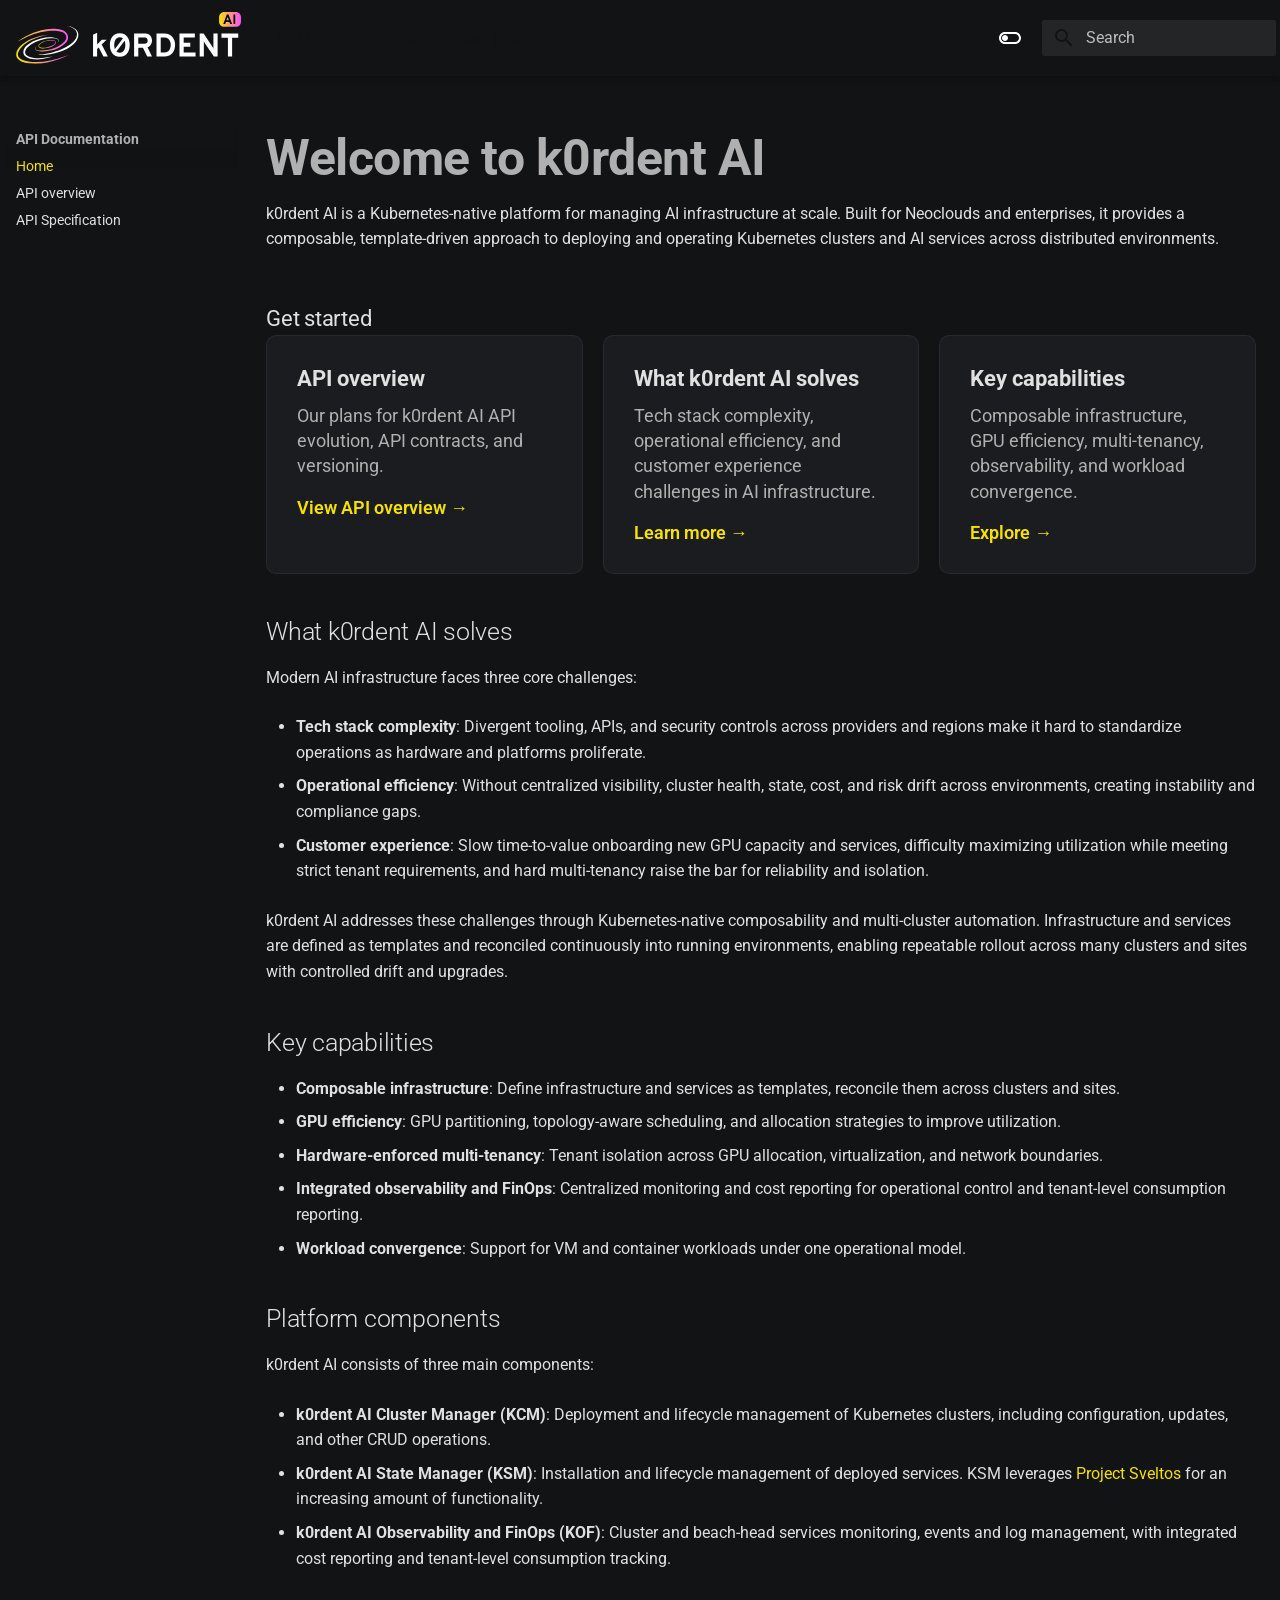
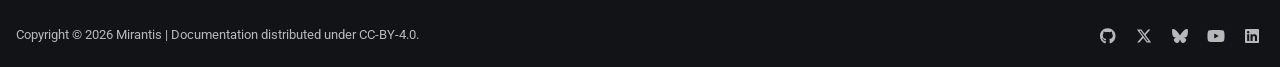
<file: index.html>
<!DOCTYPE html>
<html>
<head>
  <meta charset="utf-8">
  <title>Redirecting</title>
  <noscript>
    <meta http-equiv="refresh" content="1; url=latest/" />
  </noscript>
  <script>
    window.location.replace(
      "latest/" + window.location.search + window.location.hash
    );
  </script>
</head>
<body>
  Redirecting to <a href="latest/">latest/</a>...
</body>
</html>
</file>
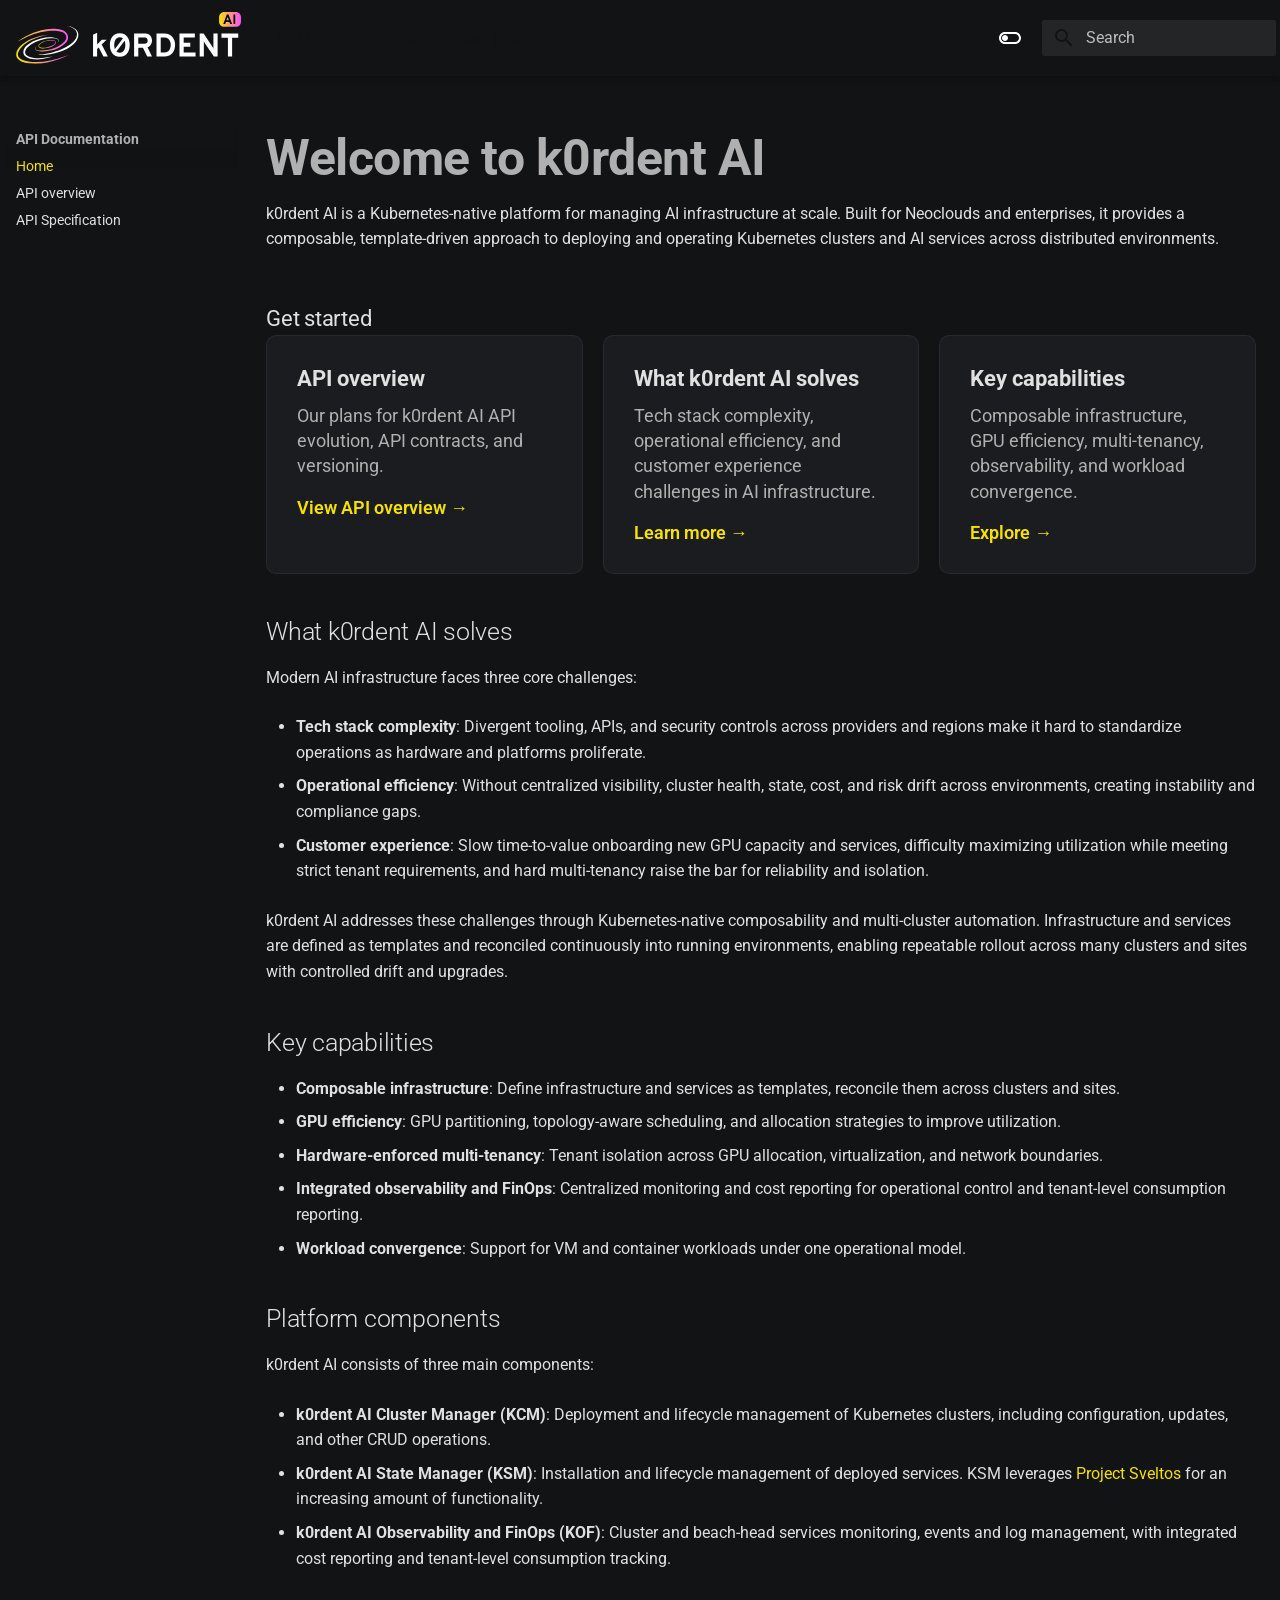
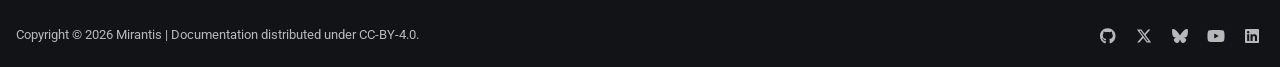
<file: latest/index.html>
<!doctype html>
<html lang="en" class="no-js">
  <head>
    
      <meta charset="utf-8">
      <meta name="viewport" content="width=device-width,initial-scale=1">
      
        <meta name="description" content="Documentation for k0rdent AI.">
      
      
        <meta name="author" content="Mirantis, Inc.">
      
      
      
      
        <link rel="next" href="api-specification/overview/">
      
      
      <link rel="icon" href="img/favicon-32x32.png">
      <meta name="generator" content="mkdocs-1.6.1, mkdocs-material-9.5.49">
    
    
      
        <title>API Documentation</title>
      
    
    
      <link rel="stylesheet" href="assets/stylesheets/main.6f8fc17f.min.css">
      
        
        <link rel="stylesheet" href="assets/stylesheets/palette.06af60db.min.css">
      
      


    
    
      
    
    
      
        
        
        <link rel="preconnect" href="https://fonts.gstatic.com" crossorigin>
        <link rel="stylesheet" href="https://fonts.googleapis.com/css?family=Roboto:300,300i,400,400i,700,700i%7CRoboto+Mono:400,400i,700,700i&display=fallback">
        <style>:root{--md-text-font:"Roboto";--md-code-font:"Roboto Mono"}</style>
      
    
    
      <link rel="stylesheet" href="stylesheets/extra.css">
    
      <link rel="stylesheet" href="stylesheets/newstyle.css">
    
    <script>__md_scope=new URL(".",location),__md_hash=e=>[...e].reduce(((e,_)=>(e<<5)-e+_.charCodeAt(0)),0),__md_get=(e,_=localStorage,t=__md_scope)=>JSON.parse(_.getItem(t.pathname+"."+e)),__md_set=(e,_,t=localStorage,a=__md_scope)=>{try{t.setItem(a.pathname+"."+e,JSON.stringify(_))}catch(e){}}</script>
    
      

    
    
    
  </head>
  
  
    
    
      
    
    
    
    
    <body dir="ltr" data-md-color-scheme="slate" data-md-color-primary="black" data-md-color-accent="amber">
  
    
    <input class="md-toggle" data-md-toggle="drawer" type="checkbox" id="__drawer" autocomplete="off">
    <input class="md-toggle" data-md-toggle="search" type="checkbox" id="__search" autocomplete="off">
    <label class="md-overlay" for="__drawer"></label>
    <div data-md-component="skip">
      
        
        <a href="#welcome-to-k0rdent-ai" class="md-skip">
          Skip to content
        </a>
      
    </div>
    <div data-md-component="announce">
      
    </div>
    
      <div data-md-color-scheme="default" data-md-component="outdated" hidden>
        
      </div>
    
    
      

  

<header class="md-header md-header--shadow" data-md-component="header">
  <nav class="md-header__inner md-grid" aria-label="Header">
    <a href="." title="API Documentation" class="md-header__button md-logo" aria-label="API Documentation" data-md-component="logo">
      
  <img src="img/k0rdent-ai-logo-horizontal-inverted.svg" alt="logo">

    </a>
    <label class="md-header__button md-icon" for="__drawer">
      
      <svg xmlns="http://www.w3.org/2000/svg" viewBox="0 0 24 24"><path d="M3 6h18v2H3zm0 5h18v2H3zm0 5h18v2H3z"/></svg>
    </label>
    <div class="md-header__title" data-md-component="header-title">
      <div class="md-header__ellipsis">
        <div class="md-header__topic">
          <span class="md-ellipsis">
            API Documentation
          </span>
        </div>
        <div class="md-header__topic" data-md-component="header-topic">
          <span class="md-ellipsis">
            
              Home
            
          </span>
        </div>
      </div>
    </div>
    
      
        <form class="md-header__option" data-md-component="palette">
  
    
    
    
    <input class="md-option" data-md-color-media="" data-md-color-scheme="slate" data-md-color-primary="black" data-md-color-accent="amber"  aria-label="Switch to dark mode"  type="radio" name="__palette" id="__palette_0">
    
      <label class="md-header__button md-icon" title="Switch to dark mode" for="__palette_1">
        <svg xmlns="http://www.w3.org/2000/svg" viewBox="0 0 24 24"><path d="M17 6H7c-3.31 0-6 2.69-6 6s2.69 6 6 6h10c3.31 0 6-2.69 6-6s-2.69-6-6-6m0 10H7c-2.21 0-4-1.79-4-4s1.79-4 4-4h10c2.21 0 4 1.79 4 4s-1.79 4-4 4M7 9c-1.66 0-3 1.34-3 3s1.34 3 3 3 3-1.34 3-3-1.34-3-3-3"/></svg>
      </label>
    
  
    
    
    
    <input class="md-option" data-md-color-media="" data-md-color-scheme="default" data-md-color-primary="black" data-md-color-accent="amber"  aria-label="Switch to light mode"  type="radio" name="__palette" id="__palette_1">
    
      <label class="md-header__button md-icon" title="Switch to light mode" for="__palette_0">
        <svg xmlns="http://www.w3.org/2000/svg" viewBox="0 0 24 24">
  <!-- Lozenge (track): styled in CSS as black fill, light gray border -->
  <path class="palette-track" d="M17 7H7a5 5 0 0 0-5 5 5 5 0 0 0 5 5h10a5 5 0 0 0 5-5 5 5 0 0 0-5-5"/>
  <!-- Thumb (circle): styled in CSS as light gray fill, black border -->
  <path class="palette-thumb" d="M17 15a3 3 0 0 1-3-3 3 3 0 0 1 3-3 3 3 0 0 1 3 3 3 3 0 0 1-3 3"/>
</svg>
      </label>
    
  
</form>
      
    
    
      <script>var palette=__md_get("__palette");if(palette&&palette.color){if("(prefers-color-scheme)"===palette.color.media){var media=matchMedia("(prefers-color-scheme: light)"),input=document.querySelector(media.matches?"[data-md-color-media='(prefers-color-scheme: light)']":"[data-md-color-media='(prefers-color-scheme: dark)']");palette.color.media=input.getAttribute("data-md-color-media"),palette.color.scheme=input.getAttribute("data-md-color-scheme"),palette.color.primary=input.getAttribute("data-md-color-primary"),palette.color.accent=input.getAttribute("data-md-color-accent")}for(var[key,value]of Object.entries(palette.color))document.body.setAttribute("data-md-color-"+key,value)}</script>
    
    
    
    
    
      <label class="md-header__button md-icon" for="__search">
        
        <svg xmlns="http://www.w3.org/2000/svg" viewBox="0 0 24 24"><path d="M9.5 3A6.5 6.5 0 0 1 16 9.5c0 1.61-.59 3.09-1.56 4.23l.27.27h.79l5 5-1.5 1.5-5-5v-.79l-.27-.27A6.52 6.52 0 0 1 9.5 16 6.5 6.5 0 0 1 3 9.5 6.5 6.5 0 0 1 9.5 3m0 2C7 5 5 7 5 9.5S7 14 9.5 14 14 12 14 9.5 12 5 9.5 5"/></svg>
      </label>
      <div class="md-search" data-md-component="search" role="dialog">
  <label class="md-search__overlay" for="__search"></label>
  <div class="md-search__inner" role="search">
    <form class="md-search__form" name="search">
      <input type="text" class="md-search__input" name="query" aria-label="Search" placeholder="Search" autocapitalize="off" autocorrect="off" autocomplete="off" spellcheck="false" data-md-component="search-query" required>
      <label class="md-search__icon md-icon" for="__search">
        
        <svg xmlns="http://www.w3.org/2000/svg" viewBox="0 0 24 24"><path d="M9.5 3A6.5 6.5 0 0 1 16 9.5c0 1.61-.59 3.09-1.56 4.23l.27.27h.79l5 5-1.5 1.5-5-5v-.79l-.27-.27A6.52 6.52 0 0 1 9.5 16 6.5 6.5 0 0 1 3 9.5 6.5 6.5 0 0 1 9.5 3m0 2C7 5 5 7 5 9.5S7 14 9.5 14 14 12 14 9.5 12 5 9.5 5"/></svg>
        
        <svg xmlns="http://www.w3.org/2000/svg" viewBox="0 0 24 24"><path d="M20 11v2H8l5.5 5.5-1.42 1.42L4.16 12l7.92-7.92L13.5 5.5 8 11z"/></svg>
      </label>
      <nav class="md-search__options" aria-label="Search">
        
        <button type="reset" class="md-search__icon md-icon" title="Clear" aria-label="Clear" tabindex="-1">
          
          <svg xmlns="http://www.w3.org/2000/svg" viewBox="0 0 24 24"><path d="M19 6.41 17.59 5 12 10.59 6.41 5 5 6.41 10.59 12 5 17.59 6.41 19 12 13.41 17.59 19 19 17.59 13.41 12z"/></svg>
        </button>
      </nav>
      
        <div class="md-search__suggest" data-md-component="search-suggest"></div>
      
    </form>
    <div class="md-search__output">
      <div class="md-search__scrollwrap" tabindex="0" data-md-scrollfix>
        <div class="md-search-result" data-md-component="search-result">
          <div class="md-search-result__meta">
            Initializing search
          </div>
          <ol class="md-search-result__list" role="presentation"></ol>
        </div>
      </div>
    </div>
  </div>
</div>
    
    
  </nav>
  
</header>

    
    <div class="md-container" data-md-component="container">
      
      
        
          
        
      
      <main class="md-main" data-md-component="main">
        <div class="md-main__inner md-grid">
          
            
              
              <div class="md-sidebar md-sidebar--primary" data-md-component="sidebar" data-md-type="navigation" >
                <div class="md-sidebar__scrollwrap">
                  <div class="md-sidebar__inner">
                    



<nav class="md-nav md-nav--primary" aria-label="Navigation" data-md-level="0">
  <label class="md-nav__title" for="__drawer">
    <a href="." title="API Documentation" class="md-nav__button md-logo" aria-label="API Documentation" data-md-component="logo">
      
  <img src="img/k0rdent-ai-logo-horizontal-inverted.svg" alt="logo">

    </a>
    API Documentation
  </label>
  
  <ul class="md-nav__list" data-md-scrollfix>
    
      
      
  
  
    
  
  
  
    <li class="md-nav__item md-nav__item--active">
      
      <input class="md-nav__toggle md-toggle" type="checkbox" id="__toc">
      
      
        
      
      
        <label class="md-nav__link md-nav__link--active" for="__toc">
          
  
  <span class="md-ellipsis">
    Home
  </span>
  

          <span class="md-nav__icon md-icon"></span>
        </label>
      
      <a href="." class="md-nav__link md-nav__link--active">
        
  
  <span class="md-ellipsis">
    Home
  </span>
  

      </a>
      
        

<nav class="md-nav md-nav--secondary" aria-label="Table of contents">
  
  
  
    
  
  
    <label class="md-nav__title" for="__toc">
      <span class="md-nav__icon md-icon"></span>
      Table of contents
    </label>
    <ul class="md-nav__list" data-md-component="toc" data-md-scrollfix>
      
        <li class="md-nav__item">
  <a href="#platform-components" class="md-nav__link">
    <span class="md-ellipsis">
      Platform components
    </span>
  </a>
  
</li>
      
    </ul>
  
</nav>
      
    </li>
  

    
      
      
  
  
  
  
    <li class="md-nav__item">
      <a href="api-specification/overview/" class="md-nav__link">
        
  
  <span class="md-ellipsis">
    API overview
  </span>
  

      </a>
    </li>
  

    
      
      
  
  
  
  
    <li class="md-nav__item">
      <a href="api-reference/" class="md-nav__link">
        
  
  <span class="md-ellipsis">
    API Specification
  </span>
  

      </a>
    </li>
  

    
  </ul>
</nav>
                  </div>
                </div>
              </div>
            
            
              
              <div class="md-sidebar md-sidebar--secondary" data-md-component="sidebar" data-md-type="toc" >
                <div class="md-sidebar__scrollwrap">
                  <div class="md-sidebar__inner">
                    

<nav class="md-nav md-nav--secondary" aria-label="Table of contents">
  
  
  
    
  
  
    <label class="md-nav__title" for="__toc">
      <span class="md-nav__icon md-icon"></span>
      Table of contents
    </label>
    <ul class="md-nav__list" data-md-component="toc" data-md-scrollfix>
      
        <li class="md-nav__item">
  <a href="#platform-components" class="md-nav__link">
    <span class="md-ellipsis">
      Platform components
    </span>
  </a>
  
</li>
      
    </ul>
  
</nav>
                  </div>
                </div>
              </div>
            
          
          
            <div class="md-content" data-md-component="content">
              <article class="md-content__inner md-typeset">
                
                  

  
  


<h1 id="welcome-to-k0rdent-ai">Welcome to k0rdent AI<a class="headerlink" href="#welcome-to-k0rdent-ai" title="Permanent link">#</a></h1>
<div class="newstyle-home">

k0rdent AI is a Kubernetes-native platform for managing AI infrastructure at scale. Built for Neoclouds and enterprises, it provides a composable, template-driven approach to deploying and operating Kubernetes clusters and AI services across distributed environments.

<br/>
<h3>Get started</h3>

<div class="newstyle-cards newstyle-cards--primary">
  <a href="api-specification/overview/" class="newstyle-card">
    <span class="newstyle-card__title">API overview</span>
    <span class="newstyle-card__desc">
      Our plans for k0rdent AI API evolution, API contracts, and versioning.
    </span>
    <span class="newstyle-card__cta">View API overview →</span>
  </a>

  <a href="#what-k0rdent-ai-solves" class="newstyle-card">
    <span class="newstyle-card__title">What k0rdent AI solves</span>
    <span class="newstyle-card__desc">
      Tech stack complexity, operational efficiency, and customer experience challenges in AI infrastructure.
    </span>
    <span class="newstyle-card__cta">Learn more →</span>
  </a>

  <a href="#key-capabilities" class="newstyle-card">
    <span class="newstyle-card__title">Key capabilities</span>
    <span class="newstyle-card__desc">
      Composable infrastructure, GPU efficiency, multi-tenancy, observability, and workload convergence.
    </span>
    <span class="newstyle-card__cta">Explore →</span>
  </a>
</div>

</div>

<h2 id="what-k0rdent-ai-solves">What k0rdent AI solves</h2>

<p>Modern AI infrastructure faces three core challenges:</p>
<ul>
<li>
<p><strong>Tech stack complexity</strong>: Divergent tooling, APIs, and security controls across providers and regions make it hard to standardize operations as hardware and platforms proliferate.</p>
</li>
<li>
<p><strong>Operational efficiency</strong>: Without centralized visibility, cluster health, state, cost, and risk drift across environments, creating instability and compliance gaps.</p>
</li>
<li>
<p><strong>Customer experience</strong>: Slow time-to-value onboarding new GPU capacity and services, difficulty maximizing utilization while meeting strict tenant requirements, and hard multi-tenancy raise the bar for reliability and isolation.</p>
</li>
</ul>
<p>k0rdent AI addresses these challenges through Kubernetes-native composability and multi-cluster automation. Infrastructure and services are defined as templates and reconciled continuously into running environments, enabling repeatable rollout across many clusters and sites with controlled drift and upgrades.</p>
<h2 id="key-capabilities">Key capabilities</h2>

<ul>
<li><strong>Composable infrastructure</strong>: Define infrastructure and services as templates, reconcile them across clusters and sites.</li>
<li><strong>GPU efficiency</strong>: GPU partitioning, topology-aware scheduling, and allocation strategies to improve utilization.</li>
<li><strong>Hardware-enforced multi-tenancy</strong>: Tenant isolation across GPU allocation, virtualization, and network boundaries.</li>
<li><strong>Integrated observability and FinOps</strong>: Centralized monitoring and cost reporting for operational control and tenant-level consumption reporting.</li>
<li><strong>Workload convergence</strong>: Support for VM and container workloads under one operational model.</li>
</ul>
<h2 id="platform-components">Platform components<a class="headerlink" href="#platform-components" title="Permanent link">#</a></h2>
<p>k0rdent AI consists of three main components:</p>
<ul>
<li>
<p><strong>k0rdent AI Cluster Manager (KCM)</strong>: Deployment and lifecycle management of Kubernetes clusters, including configuration, updates, and other CRUD operations.</p>
</li>
<li>
<p><strong>k0rdent AI State Manager (KSM)</strong>: Installation and lifecycle management of deployed services. KSM leverages <a href="https://github.com/projectsveltos/sveltos">Project Sveltos</a> for an increasing amount of functionality.</p>
</li>
<li>
<p><strong>k0rdent AI Observability and FinOps (KOF)</strong>: Cluster and beach-head services monitoring, events and log management, with integrated cost reporting and tenant-level consumption tracking.</p>
</li>
</ul>













                
              </article>
            </div>
          
          
<script>var target=document.getElementById(location.hash.slice(1));target&&target.name&&(target.checked=target.name.startsWith("__tabbed_"))</script>
        </div>
        
      </main>
      
        <footer class="md-footer">
  
  <div class="md-footer-meta md-typeset">
    <div class="md-footer-meta__inner md-grid">
      <div class="md-copyright">
  
    <div class="md-copyright__highlight">
      Copyright &copy; 2026 Mirantis | Documentation distributed under <a href="https://creativecommons.org/licenses/by/4.0/legalcode.txt">CC-BY-4.0</a>.
    </div>
  
  
</div>
      
        <div class="md-social">
  
    
    
    
    
    <a href="https://github.com/k0rdent/kcm" target="_blank" rel="noopener" title="k0rdent on GitHub" class="md-social__link">
      <svg xmlns="http://www.w3.org/2000/svg" viewBox="0 0 496 512"><!--! Font Awesome Free 6.7.1 by @fontawesome - https://fontawesome.com License - https://fontawesome.com/license/free (Icons: CC BY 4.0, Fonts: SIL OFL 1.1, Code: MIT License) Copyright 2024 Fonticons, Inc.--><path d="M165.9 397.4c0 2-2.3 3.6-5.2 3.6-3.3.3-5.6-1.3-5.6-3.6 0-2 2.3-3.6 5.2-3.6 3-.3 5.6 1.3 5.6 3.6m-31.1-4.5c-.7 2 1.3 4.3 4.3 4.9 2.6 1 5.6 0 6.2-2s-1.3-4.3-4.3-5.2c-2.6-.7-5.5.3-6.2 2.3m44.2-1.7c-2.9.7-4.9 2.6-4.6 4.9.3 2 2.9 3.3 5.9 2.6 2.9-.7 4.9-2.6 4.6-4.6-.3-1.9-3-3.2-5.9-2.9M244.8 8C106.1 8 0 113.3 0 252c0 110.9 69.8 205.8 169.5 239.2 12.8 2.3 17.3-5.6 17.3-12.1 0-6.2-.3-40.4-.3-61.4 0 0-70 15-84.7-29.8 0 0-11.4-29.1-27.8-36.6 0 0-22.9-15.7 1.6-15.4 0 0 24.9 2 38.6 25.8 21.9 38.6 58.6 27.5 72.9 20.9 2.3-16 8.8-27.1 16-33.7-55.9-6.2-112.3-14.3-112.3-110.5 0-27.5 7.6-41.3 23.6-58.9-2.6-6.5-11.1-33.3 2.6-67.9 20.9-6.5 69 27 69 27 20-5.6 41.5-8.5 62.8-8.5s42.8 2.9 62.8 8.5c0 0 48.1-33.6 69-27 13.7 34.7 5.2 61.4 2.6 67.9 16 17.7 25.8 31.5 25.8 58.9 0 96.5-58.9 104.2-114.8 110.5 9.2 7.9 17 22.9 17 46.4 0 33.7-.3 75.4-.3 83.6 0 6.5 4.6 14.4 17.3 12.1C428.2 457.8 496 362.9 496 252 496 113.3 383.5 8 244.8 8M97.2 352.9c-1.3 1-1 3.3.7 5.2 1.6 1.6 3.9 2.3 5.2 1 1.3-1 1-3.3-.7-5.2-1.6-1.6-3.9-2.3-5.2-1m-10.8-8.1c-.7 1.3.3 2.9 2.3 3.9 1.6 1 3.6.7 4.3-.7.7-1.3-.3-2.9-2.3-3.9-2-.6-3.6-.3-4.3.7m32.4 35.6c-1.6 1.3-1 4.3 1.3 6.2 2.3 2.3 5.2 2.6 6.5 1 1.3-1.3.7-4.3-1.3-6.2-2.2-2.3-5.2-2.6-6.5-1m-11.4-14.7c-1.6 1-1.6 3.6 0 5.9s4.3 3.3 5.6 2.3c1.6-1.3 1.6-3.9 0-6.2-1.4-2.3-4-3.3-5.6-2"/></svg>
    </a>
  
    
    
    
    
    <a href="https://x.com/k0rdent" target="_blank" rel="noopener" title="k0rdent on X" class="md-social__link">
      <svg xmlns="http://www.w3.org/2000/svg" viewBox="0 0 512 512"><!--! Font Awesome Free 6.7.1 by @fontawesome - https://fontawesome.com License - https://fontawesome.com/license/free (Icons: CC BY 4.0, Fonts: SIL OFL 1.1, Code: MIT License) Copyright 2024 Fonticons, Inc.--><path d="M389.2 48h70.6L305.6 224.2 487 464H345L233.7 318.6 106.5 464H35.8l164.9-188.5L26.8 48h145.6l100.5 132.9zm-24.8 373.8h39.1L151.1 88h-42z"/></svg>
    </a>
  
    
    
    
    
    <a href="https://bsky.app/profile/k0rdent.bsky.social" target="_blank" rel="noopener" title="k0rdent on BlueSky" class="md-social__link">
      <svg xmlns="http://www.w3.org/2000/svg" viewBox="0 0 512 512"><!--! Font Awesome Free 6.7.1 by @fontawesome - https://fontawesome.com License - https://fontawesome.com/license/free (Icons: CC BY 4.0, Fonts: SIL OFL 1.1, Code: MIT License) Copyright 2024 Fonticons, Inc.--><path d="M111.8 62.2C170.2 105.9 233 194.7 256 242.4c23-47.6 85.8-136.4 144.2-180.2 42.1-31.6 110.3-56 110.3 21.8 0 15.5-8.9 130.5-14.1 149.2-18.2 64.8-84.4 81.4-143.3 71.3C456 322 482.2 380 425.6 438c-107.4 110.2-154.3-27.6-166.3-62.9-1.7-4.9-2.6-7.8-3.3-7.8s-1.6 3-3.3 7.8c-12 35.3-59 173.1-166.3 62.9-56.5-58-30.4-116 72.5-133.5C100 314.6 33.8 298 15.7 233.1 10.4 214.4 1.5 99.4 1.5 83.9c0-77.8 68.2-53.4 110.3-21.8z"/></svg>
    </a>
  
    
    
    
    
    <a href="https://www.youtube.com/channel/UChXQ6kbvjnAtdZAQpl7Fo4A" target="_blank" rel="noopener" title="k0rdent on YouTube" class="md-social__link">
      <svg xmlns="http://www.w3.org/2000/svg" viewBox="0 0 576 512"><!--! Font Awesome Free 6.7.1 by @fontawesome - https://fontawesome.com License - https://fontawesome.com/license/free (Icons: CC BY 4.0, Fonts: SIL OFL 1.1, Code: MIT License) Copyright 2024 Fonticons, Inc.--><path d="M549.655 124.083c-6.281-23.65-24.787-42.276-48.284-48.597C458.781 64 288 64 288 64S117.22 64 74.629 75.486c-23.497 6.322-42.003 24.947-48.284 48.597-11.412 42.867-11.412 132.305-11.412 132.305s0 89.438 11.412 132.305c6.281 23.65 24.787 41.5 48.284 47.821C117.22 448 288 448 288 448s170.78 0 213.371-11.486c23.497-6.321 42.003-24.171 48.284-47.821 11.412-42.867 11.412-132.305 11.412-132.305s0-89.438-11.412-132.305m-317.51 213.508V175.185l142.739 81.205z"/></svg>
    </a>
  
    
    
    
    
    <a href="https://www.linkedin.com/company/k0rdent/" target="_blank" rel="noopener" title="k0rdent on LinkedIn" class="md-social__link">
      <svg xmlns="http://www.w3.org/2000/svg" viewBox="0 0 448 512"><!--! Font Awesome Free 6.7.1 by @fontawesome - https://fontawesome.com License - https://fontawesome.com/license/free (Icons: CC BY 4.0, Fonts: SIL OFL 1.1, Code: MIT License) Copyright 2024 Fonticons, Inc.--><path d="M416 32H31.9C14.3 32 0 46.5 0 64.3v383.4C0 465.5 14.3 480 31.9 480H416c17.6 0 32-14.5 32-32.3V64.3c0-17.8-14.4-32.3-32-32.3M135.4 416H69V202.2h66.5V416zm-33.2-243c-21.3 0-38.5-17.3-38.5-38.5S80.9 96 102.2 96c21.2 0 38.5 17.3 38.5 38.5 0 21.3-17.2 38.5-38.5 38.5m282.1 243h-66.4V312c0-24.8-.5-56.7-34.5-56.7-34.6 0-39.9 27-39.9 54.9V416h-66.4V202.2h63.7v29.2h.9c8.9-16.8 30.6-34.5 62.9-34.5 67.2 0 79.7 44.3 79.7 101.9z"/></svg>
    </a>
  
</div>
      
    </div>
  </div>
</footer>
      
    </div>
    <div class="md-dialog" data-md-component="dialog">
      <div class="md-dialog__inner md-typeset"></div>
    </div>
    
    
    <script id="__config" type="application/json">{"base": ".", "features": ["toc.autohide", "search.suggest", "search.highlight", "content.code.copy", "navigation.tracking", "toc.follow", "navigation.path", "navigation.indexes"], "search": "assets/javascripts/workers/search.6ce7567c.min.js", "translations": {"clipboard.copied": "Copied to clipboard", "clipboard.copy": "Copy to clipboard", "search.result.more.one": "1 more on this page", "search.result.more.other": "# more on this page", "search.result.none": "No matching documents", "search.result.one": "1 matching document", "search.result.other": "# matching documents", "search.result.placeholder": "Type to start searching", "search.result.term.missing": "Missing", "select.version": "Select version"}, "version": {"default": "stable", "provider": "mike"}}</script>
    
    
      <script src="assets/javascripts/bundle.88dd0f4e.min.js"></script>
      
        <script src="javascripts/feedback.js"></script>
      
        <script src="javascripts/plausible.js"></script>
      
    
  </body>
</html>
</file>
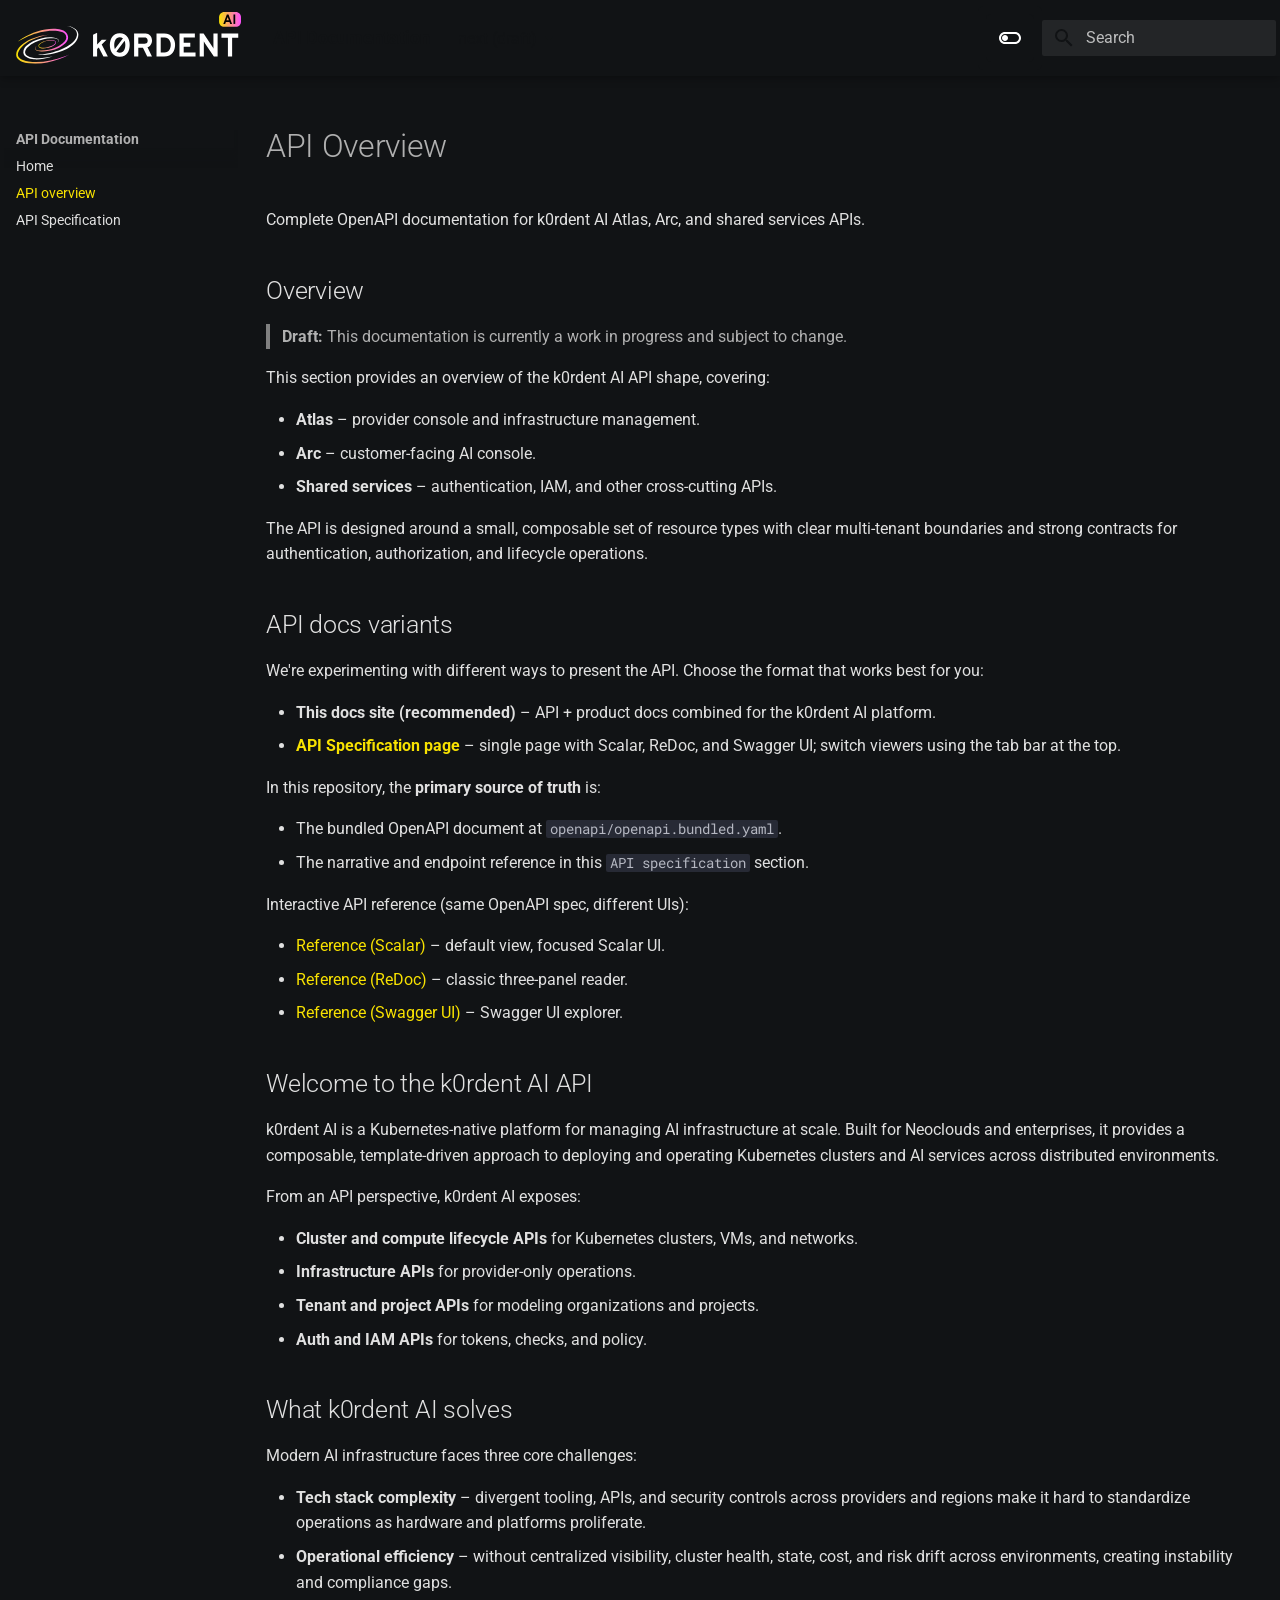
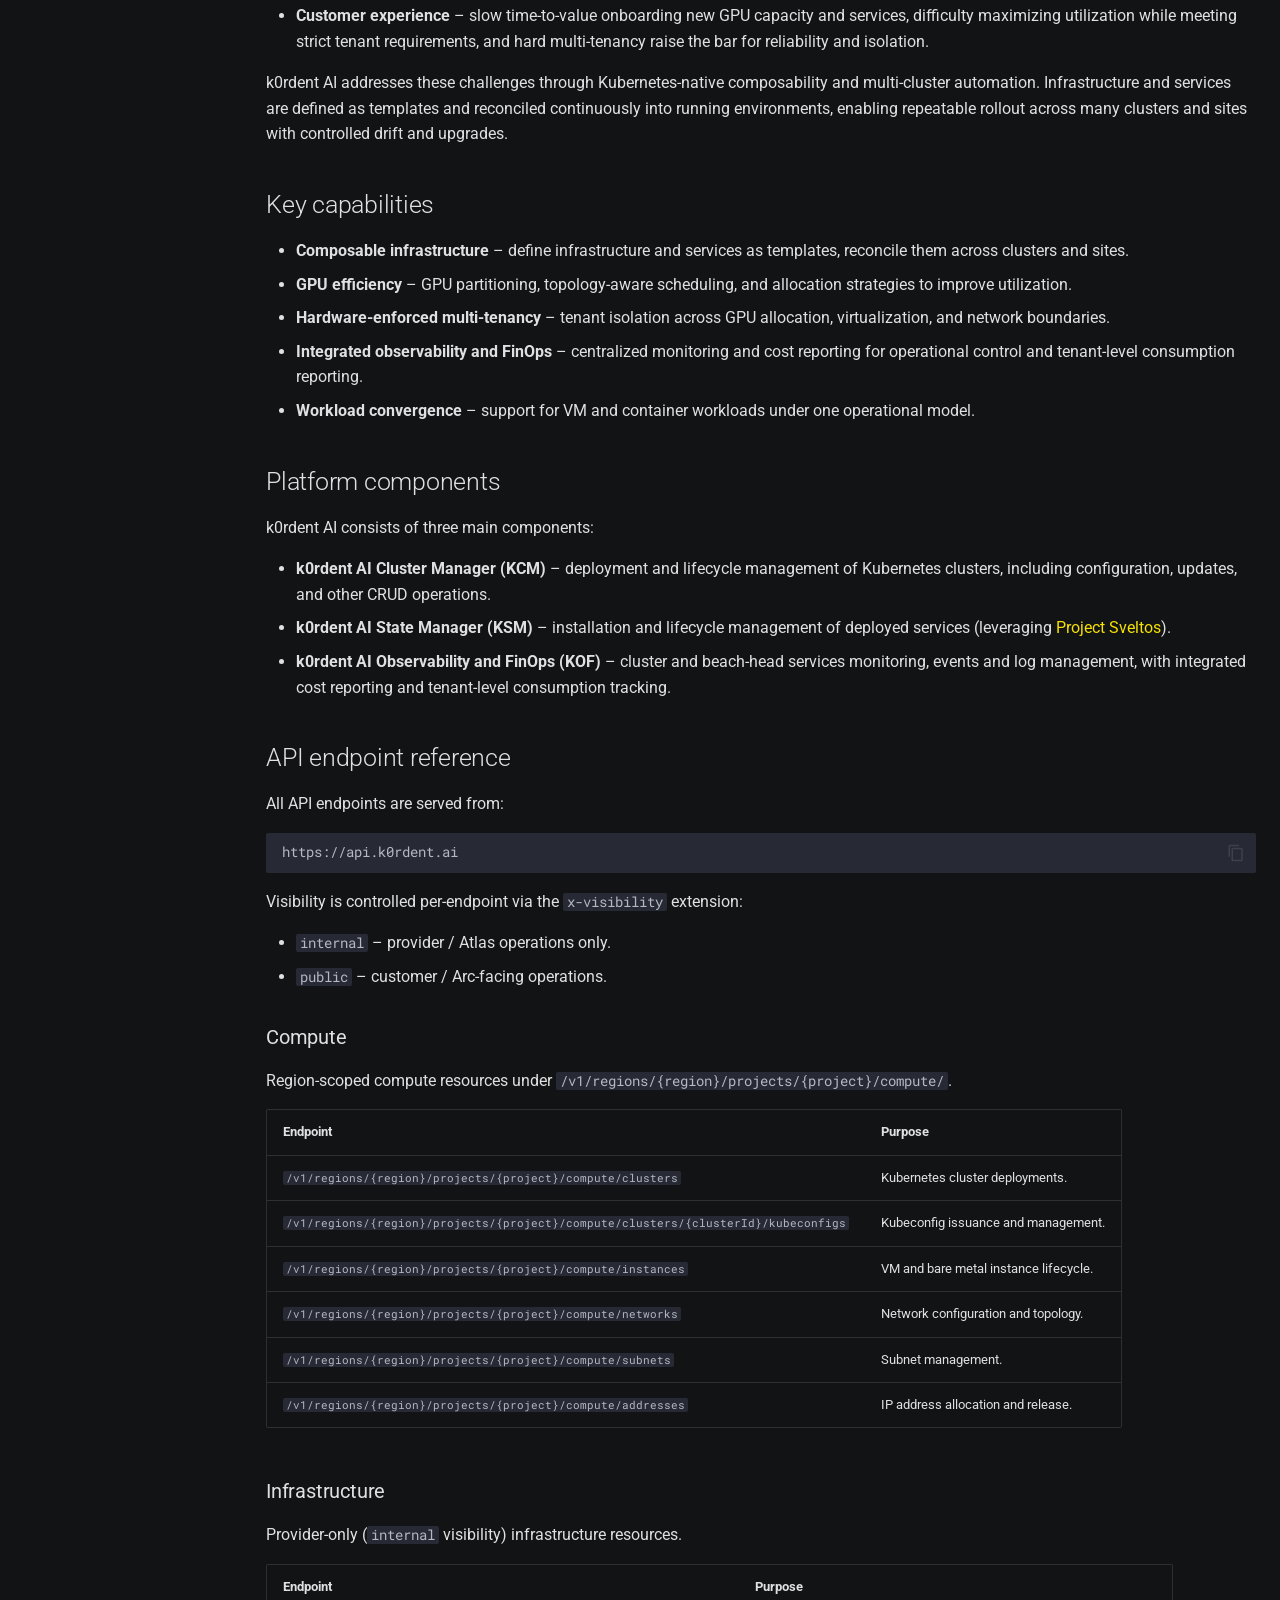
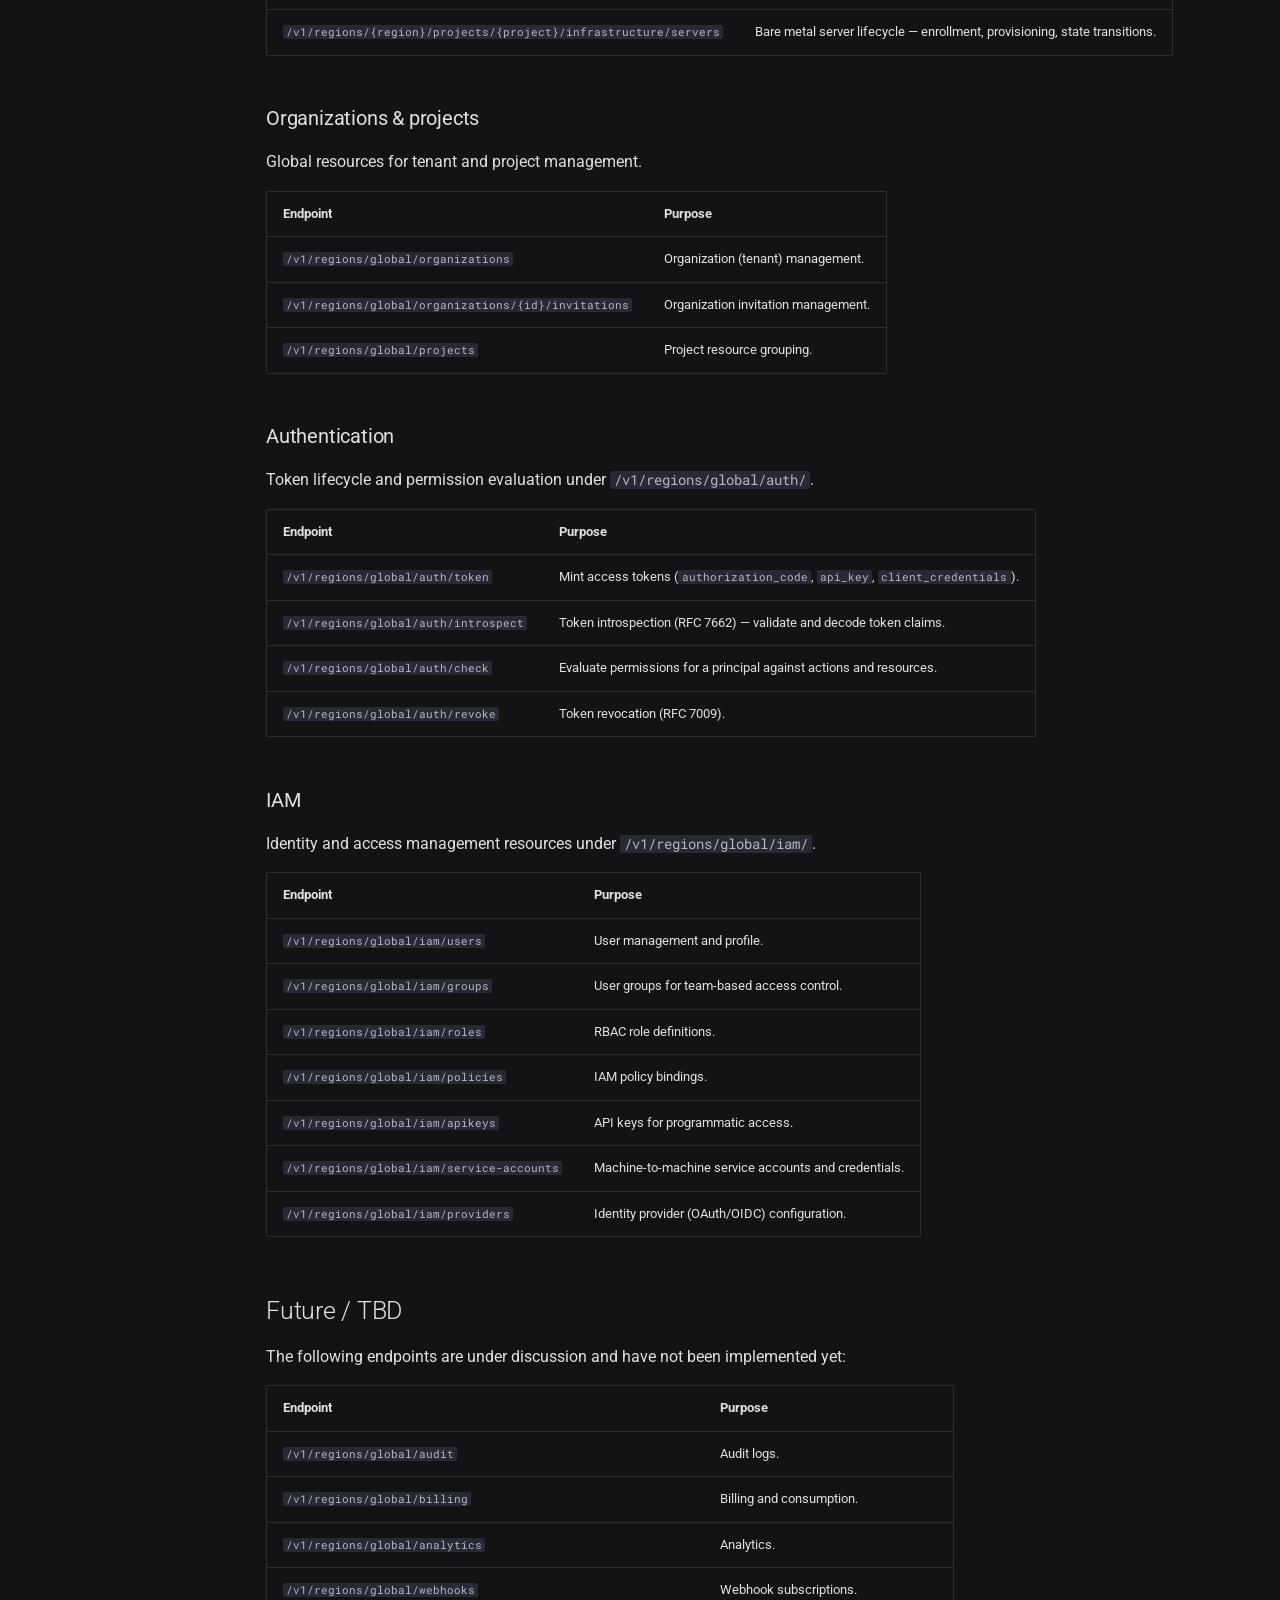
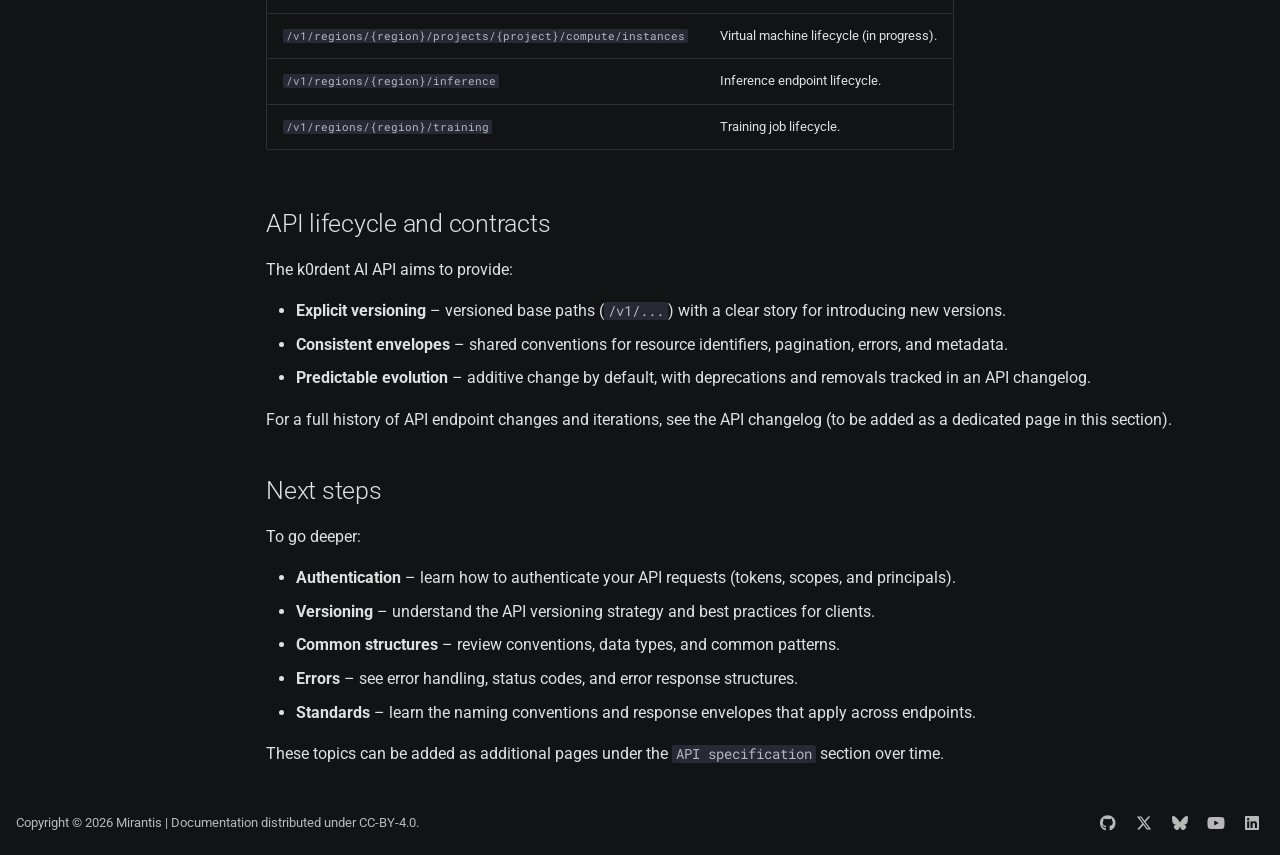
<file: latest/api-specification/index.html>
<!doctype html>
<html lang="en">
<head>
    <meta charset="utf-8">
    <title>Redirecting...</title>
    <link rel="canonical" href="overview/">
    <script>var anchor=window.location.hash.substr(1);location.href="overview/"+(anchor?"#"+anchor:"")</script>
    <meta http-equiv="refresh" content="0; url=overview/">
</head>
<body>
You're being redirected to a <a href="overview/">new destination</a>.
</body>
</html>
</file>
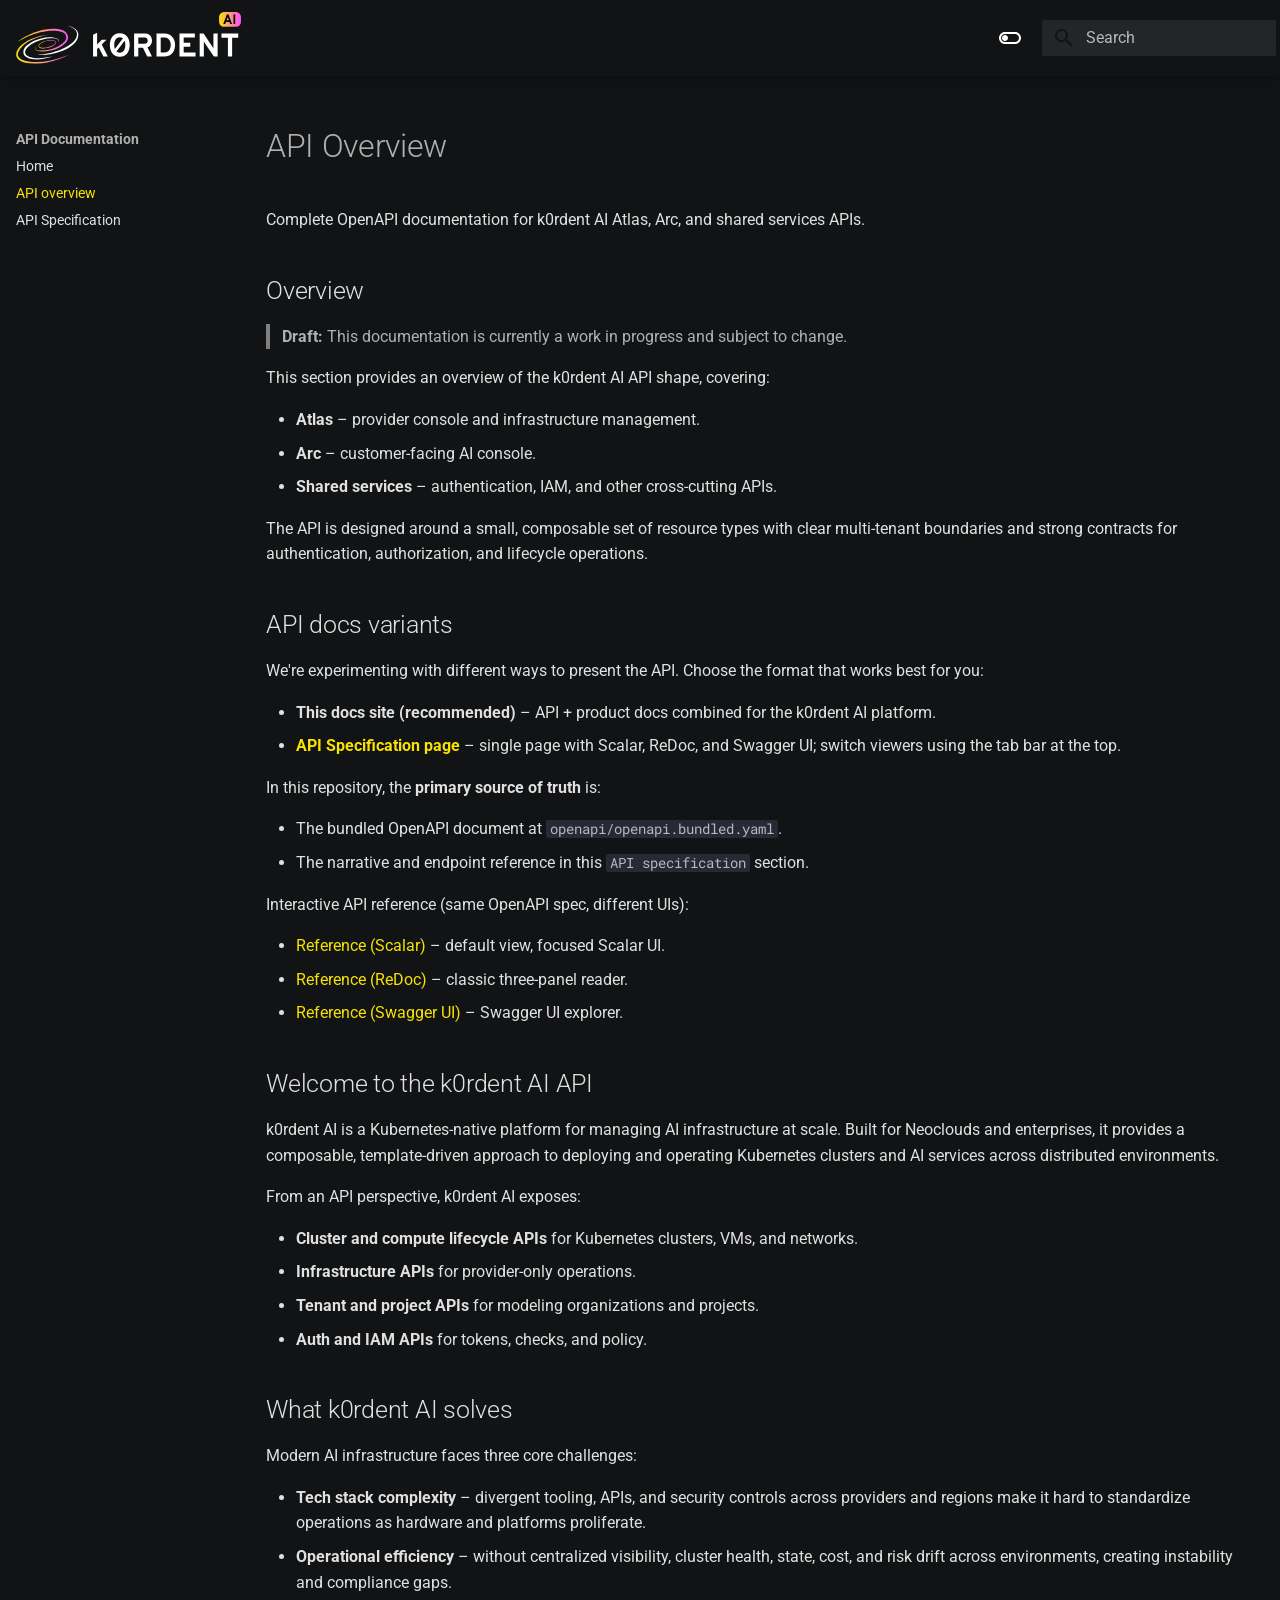
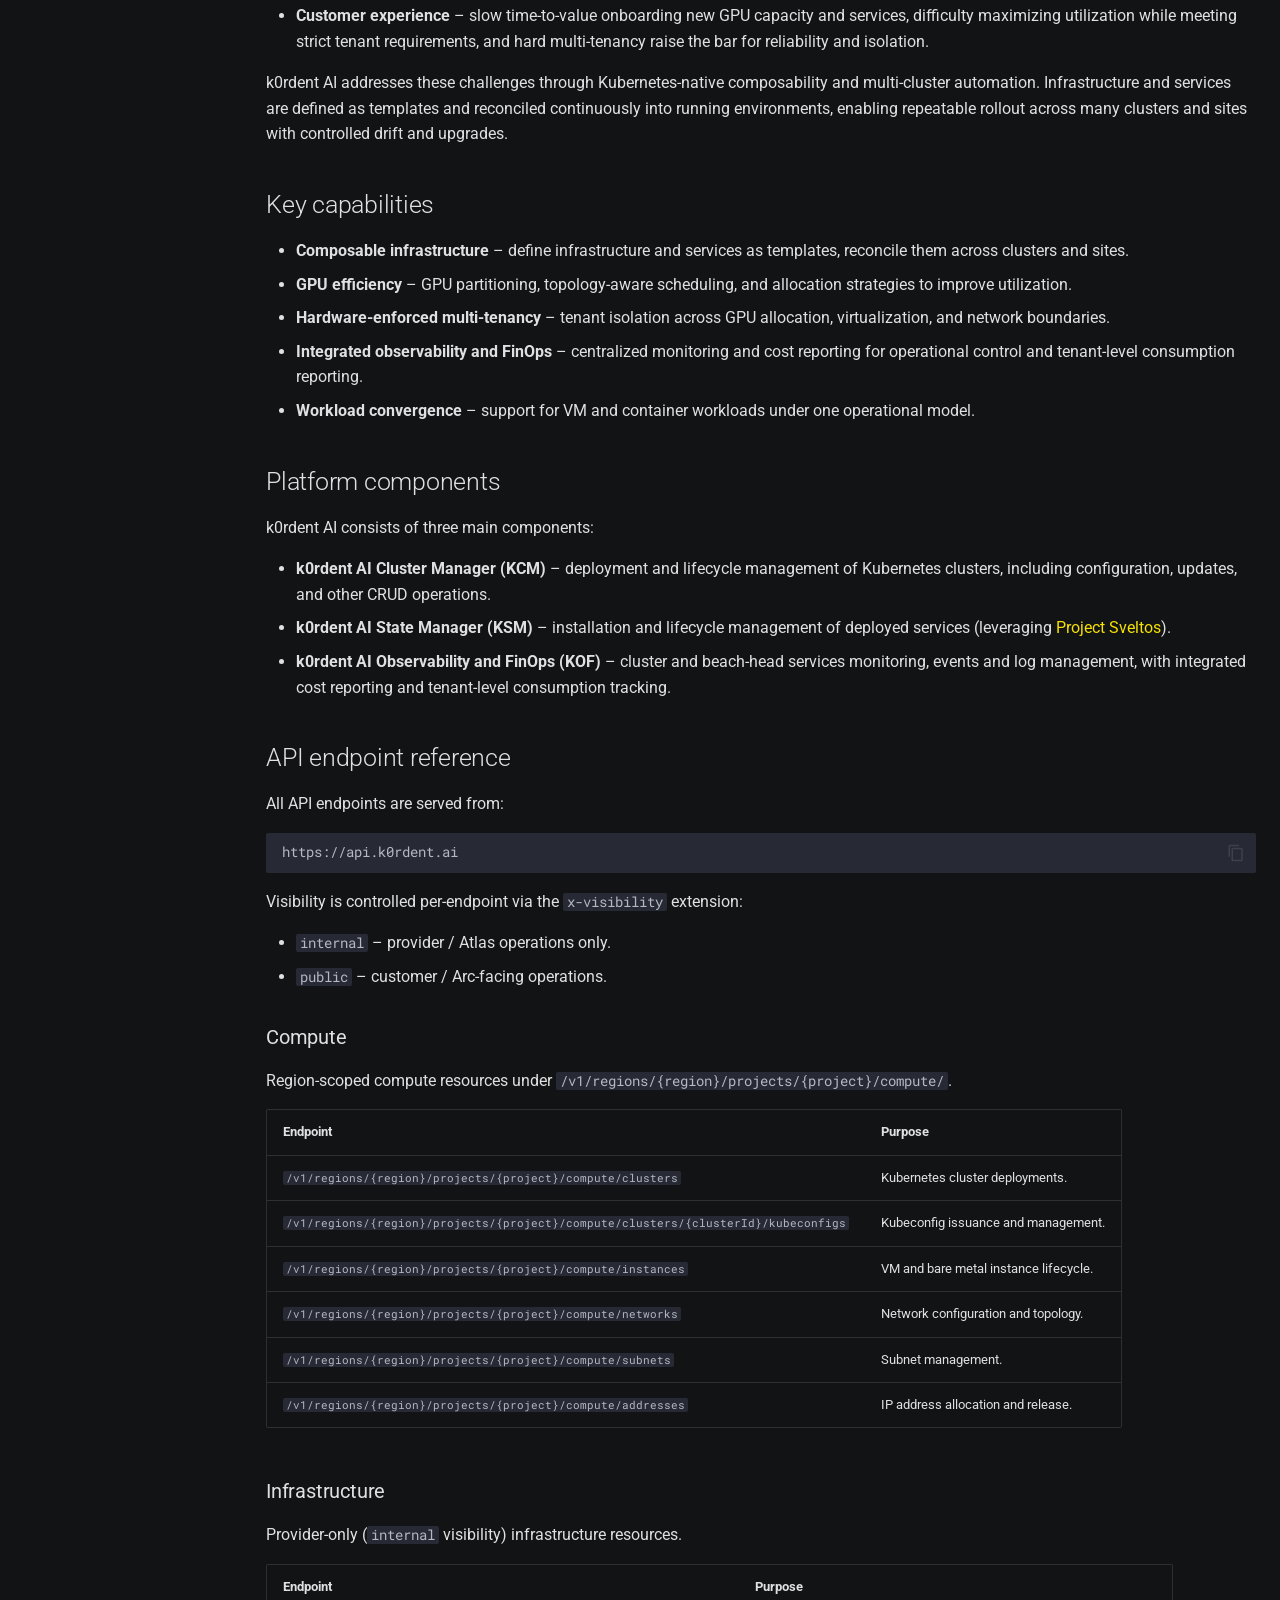
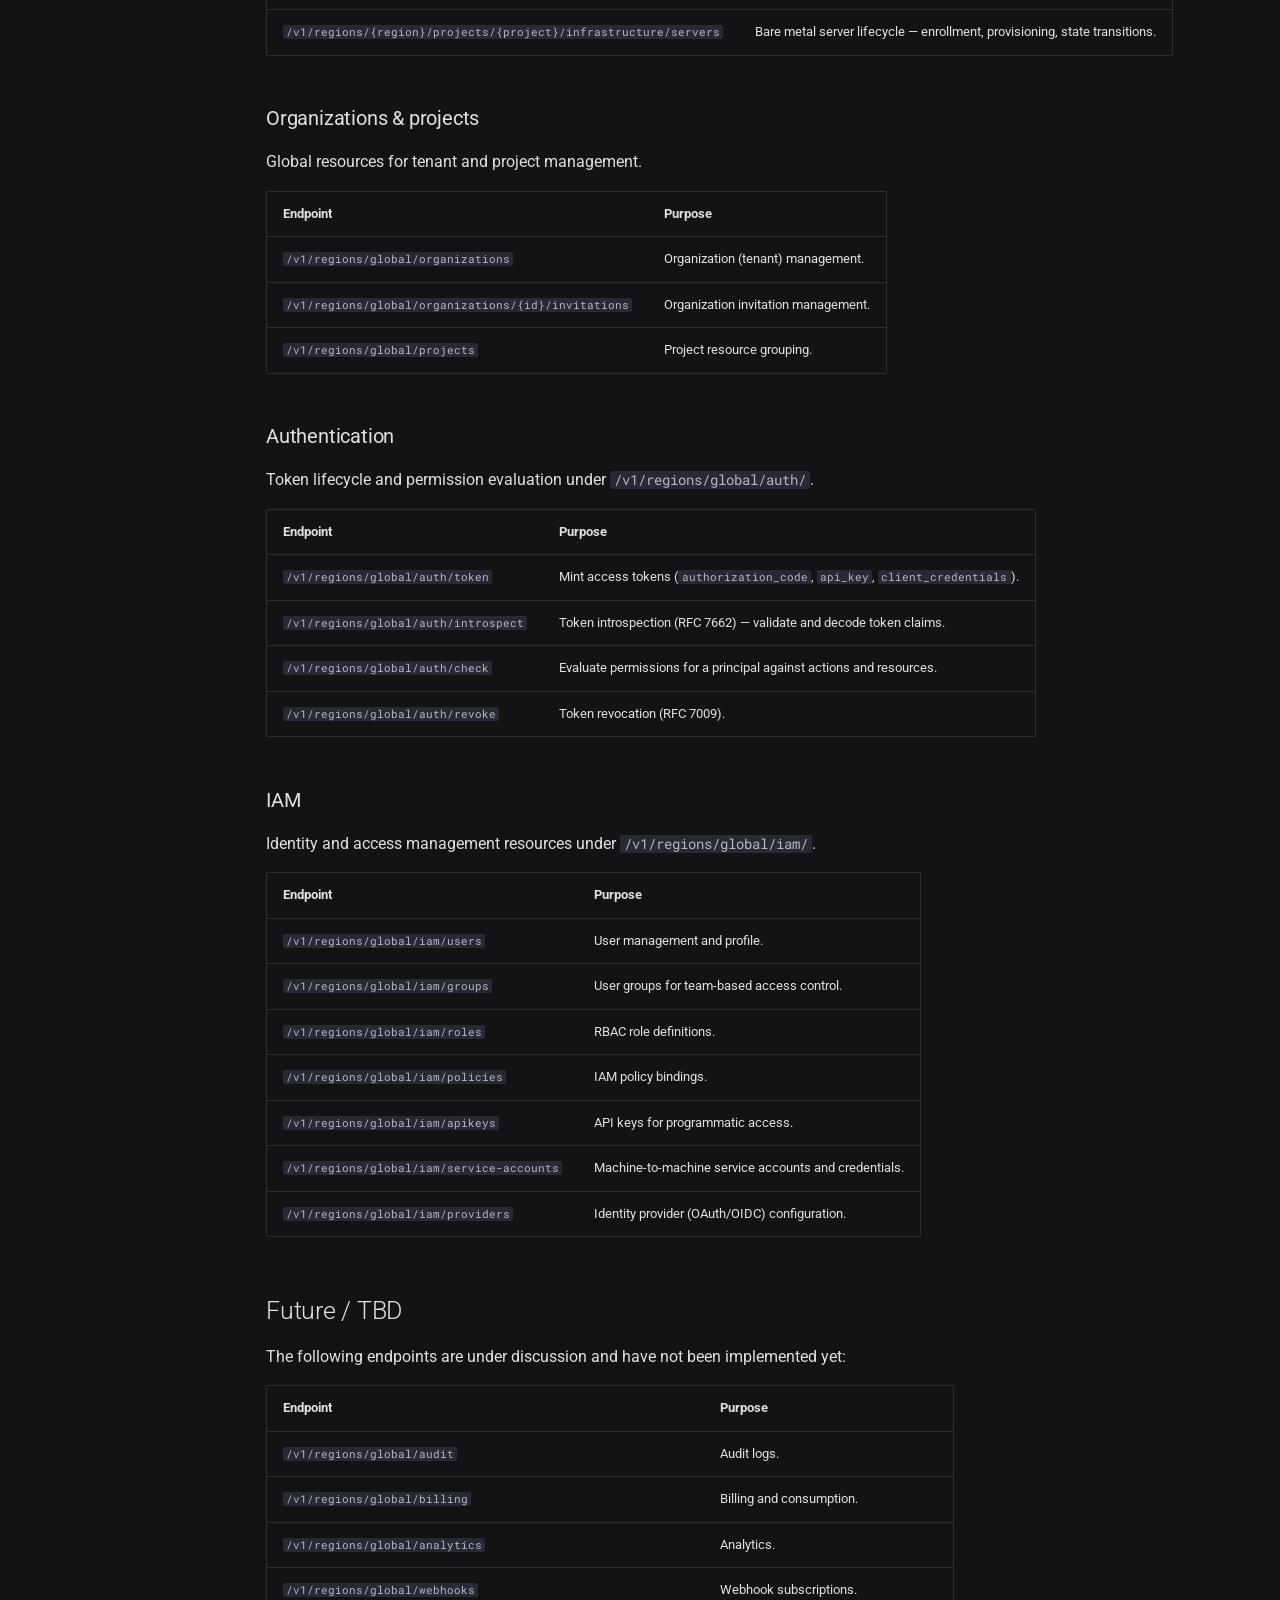
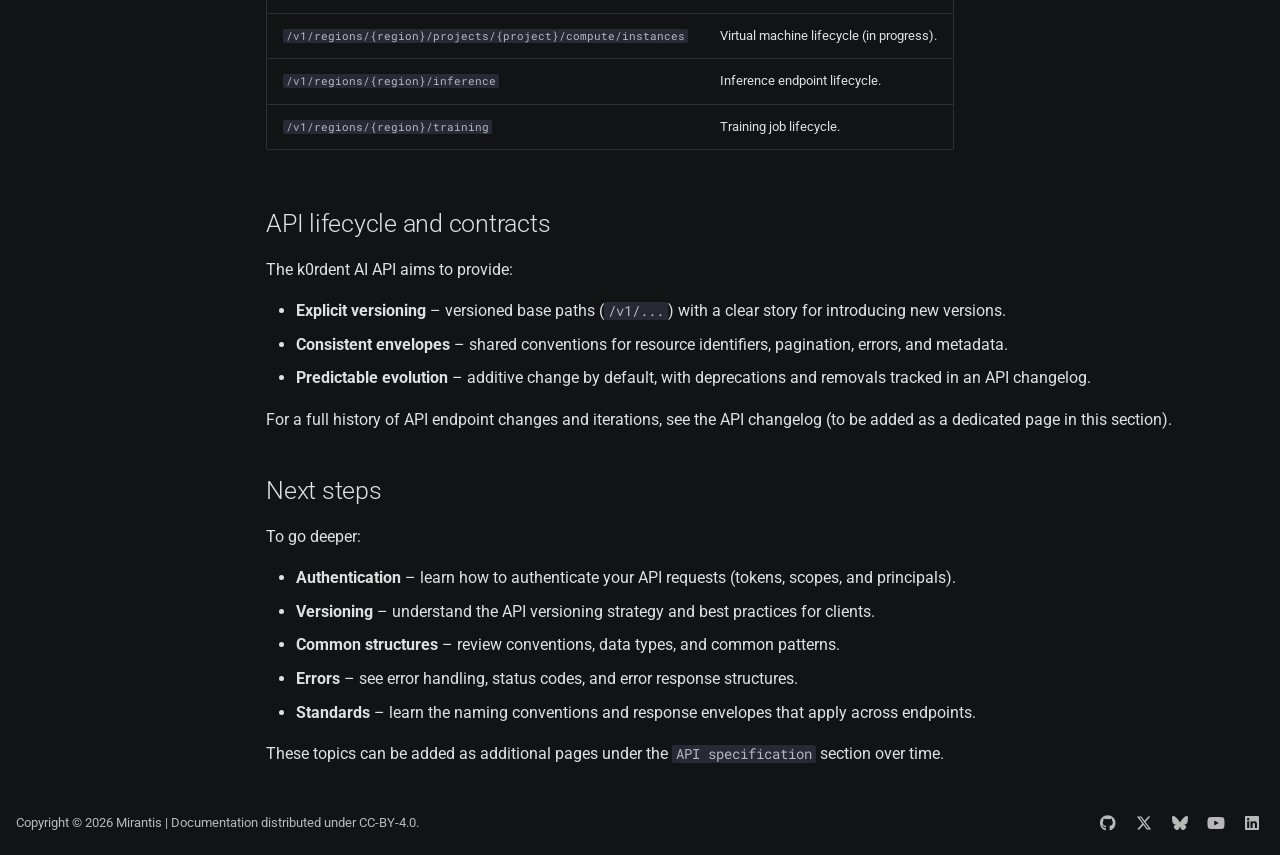
<file: latest/api-specification/overview/index.html>
<!doctype html>
<html lang="en" class="no-js">
  <head>
    
      <meta charset="utf-8">
      <meta name="viewport" content="width=device-width,initial-scale=1">
      
        <meta name="description" content="Documentation for k0rdent AI.">
      
      
        <meta name="author" content="Mirantis, Inc.">
      
      
      
        <link rel="prev" href="../..">
      
      
        <link rel="next" href="../../api-reference/">
      
      
      <link rel="icon" href="../../img/favicon-32x32.png">
      <meta name="generator" content="mkdocs-1.6.1, mkdocs-material-9.5.49">
    
    
      
        <title>API overview - API Documentation</title>
      
    
    
      <link rel="stylesheet" href="../../assets/stylesheets/main.6f8fc17f.min.css">
      
        
        <link rel="stylesheet" href="../../assets/stylesheets/palette.06af60db.min.css">
      
      


    
    
      
    
    
      
        
        
        <link rel="preconnect" href="https://fonts.gstatic.com" crossorigin>
        <link rel="stylesheet" href="https://fonts.googleapis.com/css?family=Roboto:300,300i,400,400i,700,700i%7CRoboto+Mono:400,400i,700,700i&display=fallback">
        <style>:root{--md-text-font:"Roboto";--md-code-font:"Roboto Mono"}</style>
      
    
    
      <link rel="stylesheet" href="../../stylesheets/extra.css">
    
      <link rel="stylesheet" href="../../stylesheets/newstyle.css">
    
    <script>__md_scope=new URL("../..",location),__md_hash=e=>[...e].reduce(((e,_)=>(e<<5)-e+_.charCodeAt(0)),0),__md_get=(e,_=localStorage,t=__md_scope)=>JSON.parse(_.getItem(t.pathname+"."+e)),__md_set=(e,_,t=localStorage,a=__md_scope)=>{try{t.setItem(a.pathname+"."+e,JSON.stringify(_))}catch(e){}}</script>
    
      

    
    
    
  </head>
  
  
    
    
      
    
    
    
    
    <body dir="ltr" data-md-color-scheme="slate" data-md-color-primary="black" data-md-color-accent="amber">
  
    
    <input class="md-toggle" data-md-toggle="drawer" type="checkbox" id="__drawer" autocomplete="off">
    <input class="md-toggle" data-md-toggle="search" type="checkbox" id="__search" autocomplete="off">
    <label class="md-overlay" for="__drawer"></label>
    <div data-md-component="skip">
      
        
        <a href="#api-overview" class="md-skip">
          Skip to content
        </a>
      
    </div>
    <div data-md-component="announce">
      
    </div>
    
      <div data-md-color-scheme="default" data-md-component="outdated" hidden>
        
      </div>
    
    
      

  

<header class="md-header md-header--shadow" data-md-component="header">
  <nav class="md-header__inner md-grid" aria-label="Header">
    <a href="../.." title="API Documentation" class="md-header__button md-logo" aria-label="API Documentation" data-md-component="logo">
      
  <img src="../../img/k0rdent-ai-logo-horizontal-inverted.svg" alt="logo">

    </a>
    <label class="md-header__button md-icon" for="__drawer">
      
      <svg xmlns="http://www.w3.org/2000/svg" viewBox="0 0 24 24"><path d="M3 6h18v2H3zm0 5h18v2H3zm0 5h18v2H3z"/></svg>
    </label>
    <div class="md-header__title" data-md-component="header-title">
      <div class="md-header__ellipsis">
        <div class="md-header__topic">
          <span class="md-ellipsis">
            API Documentation
          </span>
        </div>
        <div class="md-header__topic" data-md-component="header-topic">
          <span class="md-ellipsis">
            
              API overview
            
          </span>
        </div>
      </div>
    </div>
    
      
        <form class="md-header__option" data-md-component="palette">
  
    
    
    
    <input class="md-option" data-md-color-media="" data-md-color-scheme="slate" data-md-color-primary="black" data-md-color-accent="amber"  aria-label="Switch to dark mode"  type="radio" name="__palette" id="__palette_0">
    
      <label class="md-header__button md-icon" title="Switch to dark mode" for="__palette_1">
        <svg xmlns="http://www.w3.org/2000/svg" viewBox="0 0 24 24"><path d="M17 6H7c-3.31 0-6 2.69-6 6s2.69 6 6 6h10c3.31 0 6-2.69 6-6s-2.69-6-6-6m0 10H7c-2.21 0-4-1.79-4-4s1.79-4 4-4h10c2.21 0 4 1.79 4 4s-1.79 4-4 4M7 9c-1.66 0-3 1.34-3 3s1.34 3 3 3 3-1.34 3-3-1.34-3-3-3"/></svg>
      </label>
    
  
    
    
    
    <input class="md-option" data-md-color-media="" data-md-color-scheme="default" data-md-color-primary="black" data-md-color-accent="amber"  aria-label="Switch to light mode"  type="radio" name="__palette" id="__palette_1">
    
      <label class="md-header__button md-icon" title="Switch to light mode" for="__palette_0">
        <svg xmlns="http://www.w3.org/2000/svg" viewBox="0 0 24 24">
  <!-- Lozenge (track): styled in CSS as black fill, light gray border -->
  <path class="palette-track" d="M17 7H7a5 5 0 0 0-5 5 5 5 0 0 0 5 5h10a5 5 0 0 0 5-5 5 5 0 0 0-5-5"/>
  <!-- Thumb (circle): styled in CSS as light gray fill, black border -->
  <path class="palette-thumb" d="M17 15a3 3 0 0 1-3-3 3 3 0 0 1 3-3 3 3 0 0 1 3 3 3 3 0 0 1-3 3"/>
</svg>
      </label>
    
  
</form>
      
    
    
      <script>var palette=__md_get("__palette");if(palette&&palette.color){if("(prefers-color-scheme)"===palette.color.media){var media=matchMedia("(prefers-color-scheme: light)"),input=document.querySelector(media.matches?"[data-md-color-media='(prefers-color-scheme: light)']":"[data-md-color-media='(prefers-color-scheme: dark)']");palette.color.media=input.getAttribute("data-md-color-media"),palette.color.scheme=input.getAttribute("data-md-color-scheme"),palette.color.primary=input.getAttribute("data-md-color-primary"),palette.color.accent=input.getAttribute("data-md-color-accent")}for(var[key,value]of Object.entries(palette.color))document.body.setAttribute("data-md-color-"+key,value)}</script>
    
    
    
    
    
      <label class="md-header__button md-icon" for="__search">
        
        <svg xmlns="http://www.w3.org/2000/svg" viewBox="0 0 24 24"><path d="M9.5 3A6.5 6.5 0 0 1 16 9.5c0 1.61-.59 3.09-1.56 4.23l.27.27h.79l5 5-1.5 1.5-5-5v-.79l-.27-.27A6.52 6.52 0 0 1 9.5 16 6.5 6.5 0 0 1 3 9.5 6.5 6.5 0 0 1 9.5 3m0 2C7 5 5 7 5 9.5S7 14 9.5 14 14 12 14 9.5 12 5 9.5 5"/></svg>
      </label>
      <div class="md-search" data-md-component="search" role="dialog">
  <label class="md-search__overlay" for="__search"></label>
  <div class="md-search__inner" role="search">
    <form class="md-search__form" name="search">
      <input type="text" class="md-search__input" name="query" aria-label="Search" placeholder="Search" autocapitalize="off" autocorrect="off" autocomplete="off" spellcheck="false" data-md-component="search-query" required>
      <label class="md-search__icon md-icon" for="__search">
        
        <svg xmlns="http://www.w3.org/2000/svg" viewBox="0 0 24 24"><path d="M9.5 3A6.5 6.5 0 0 1 16 9.5c0 1.61-.59 3.09-1.56 4.23l.27.27h.79l5 5-1.5 1.5-5-5v-.79l-.27-.27A6.52 6.52 0 0 1 9.5 16 6.5 6.5 0 0 1 3 9.5 6.5 6.5 0 0 1 9.5 3m0 2C7 5 5 7 5 9.5S7 14 9.5 14 14 12 14 9.5 12 5 9.5 5"/></svg>
        
        <svg xmlns="http://www.w3.org/2000/svg" viewBox="0 0 24 24"><path d="M20 11v2H8l5.5 5.5-1.42 1.42L4.16 12l7.92-7.92L13.5 5.5 8 11z"/></svg>
      </label>
      <nav class="md-search__options" aria-label="Search">
        
        <button type="reset" class="md-search__icon md-icon" title="Clear" aria-label="Clear" tabindex="-1">
          
          <svg xmlns="http://www.w3.org/2000/svg" viewBox="0 0 24 24"><path d="M19 6.41 17.59 5 12 10.59 6.41 5 5 6.41 10.59 12 5 17.59 6.41 19 12 13.41 17.59 19 19 17.59 13.41 12z"/></svg>
        </button>
      </nav>
      
        <div class="md-search__suggest" data-md-component="search-suggest"></div>
      
    </form>
    <div class="md-search__output">
      <div class="md-search__scrollwrap" tabindex="0" data-md-scrollfix>
        <div class="md-search-result" data-md-component="search-result">
          <div class="md-search-result__meta">
            Initializing search
          </div>
          <ol class="md-search-result__list" role="presentation"></ol>
        </div>
      </div>
    </div>
  </div>
</div>
    
    
  </nav>
  
</header>

    
    <div class="md-container" data-md-component="container">
      
      
        
          
        
      
      <main class="md-main" data-md-component="main">
        <div class="md-main__inner md-grid">
          
            
              
              <div class="md-sidebar md-sidebar--primary" data-md-component="sidebar" data-md-type="navigation" >
                <div class="md-sidebar__scrollwrap">
                  <div class="md-sidebar__inner">
                    



<nav class="md-nav md-nav--primary" aria-label="Navigation" data-md-level="0">
  <label class="md-nav__title" for="__drawer">
    <a href="../.." title="API Documentation" class="md-nav__button md-logo" aria-label="API Documentation" data-md-component="logo">
      
  <img src="../../img/k0rdent-ai-logo-horizontal-inverted.svg" alt="logo">

    </a>
    API Documentation
  </label>
  
  <ul class="md-nav__list" data-md-scrollfix>
    
      
      
  
  
  
  
    <li class="md-nav__item">
      <a href="../.." class="md-nav__link">
        
  
  <span class="md-ellipsis">
    Home
  </span>
  

      </a>
    </li>
  

    
      
      
  
  
    
  
  
  
    <li class="md-nav__item md-nav__item--active">
      
      <input class="md-nav__toggle md-toggle" type="checkbox" id="__toc">
      
      
        
      
      
        <label class="md-nav__link md-nav__link--active" for="__toc">
          
  
  <span class="md-ellipsis">
    API overview
  </span>
  

          <span class="md-nav__icon md-icon"></span>
        </label>
      
      <a href="./" class="md-nav__link md-nav__link--active">
        
  
  <span class="md-ellipsis">
    API overview
  </span>
  

      </a>
      
        

<nav class="md-nav md-nav--secondary" aria-label="Table of contents">
  
  
  
    
  
  
    <label class="md-nav__title" for="__toc">
      <span class="md-nav__icon md-icon"></span>
      Table of contents
    </label>
    <ul class="md-nav__list" data-md-component="toc" data-md-scrollfix>
      
        <li class="md-nav__item">
  <a href="#overview" class="md-nav__link">
    <span class="md-ellipsis">
      Overview
    </span>
  </a>
  
</li>
      
        <li class="md-nav__item">
  <a href="#api-docs-variants" class="md-nav__link">
    <span class="md-ellipsis">
      API docs variants
    </span>
  </a>
  
</li>
      
        <li class="md-nav__item">
  <a href="#welcome-to-the-k0rdent-ai-api" class="md-nav__link">
    <span class="md-ellipsis">
      Welcome to the k0rdent AI API
    </span>
  </a>
  
</li>
      
        <li class="md-nav__item">
  <a href="#what-k0rdent-ai-solves" class="md-nav__link">
    <span class="md-ellipsis">
      What k0rdent AI solves
    </span>
  </a>
  
</li>
      
        <li class="md-nav__item">
  <a href="#key-capabilities" class="md-nav__link">
    <span class="md-ellipsis">
      Key capabilities
    </span>
  </a>
  
</li>
      
        <li class="md-nav__item">
  <a href="#platform-components" class="md-nav__link">
    <span class="md-ellipsis">
      Platform components
    </span>
  </a>
  
</li>
      
        <li class="md-nav__item">
  <a href="#api-endpoint-reference" class="md-nav__link">
    <span class="md-ellipsis">
      API endpoint reference
    </span>
  </a>
  
    <nav class="md-nav" aria-label="API endpoint reference">
      <ul class="md-nav__list">
        
          <li class="md-nav__item">
  <a href="#compute" class="md-nav__link">
    <span class="md-ellipsis">
      Compute
    </span>
  </a>
  
</li>
        
          <li class="md-nav__item">
  <a href="#infrastructure" class="md-nav__link">
    <span class="md-ellipsis">
      Infrastructure
    </span>
  </a>
  
</li>
        
          <li class="md-nav__item">
  <a href="#organizations-projects" class="md-nav__link">
    <span class="md-ellipsis">
      Organizations &amp; projects
    </span>
  </a>
  
</li>
        
          <li class="md-nav__item">
  <a href="#authentication" class="md-nav__link">
    <span class="md-ellipsis">
      Authentication
    </span>
  </a>
  
</li>
        
          <li class="md-nav__item">
  <a href="#iam" class="md-nav__link">
    <span class="md-ellipsis">
      IAM
    </span>
  </a>
  
</li>
        
      </ul>
    </nav>
  
</li>
      
        <li class="md-nav__item">
  <a href="#future-tbd" class="md-nav__link">
    <span class="md-ellipsis">
      Future / TBD
    </span>
  </a>
  
</li>
      
        <li class="md-nav__item">
  <a href="#api-lifecycle-and-contracts" class="md-nav__link">
    <span class="md-ellipsis">
      API lifecycle and contracts
    </span>
  </a>
  
</li>
      
        <li class="md-nav__item">
  <a href="#next-steps" class="md-nav__link">
    <span class="md-ellipsis">
      Next steps
    </span>
  </a>
  
</li>
      
    </ul>
  
</nav>
      
    </li>
  

    
      
      
  
  
  
  
    <li class="md-nav__item">
      <a href="../../api-reference/" class="md-nav__link">
        
  
  <span class="md-ellipsis">
    API Specification
  </span>
  

      </a>
    </li>
  

    
  </ul>
</nav>
                  </div>
                </div>
              </div>
            
            
              
              <div class="md-sidebar md-sidebar--secondary" data-md-component="sidebar" data-md-type="toc" >
                <div class="md-sidebar__scrollwrap">
                  <div class="md-sidebar__inner">
                    

<nav class="md-nav md-nav--secondary" aria-label="Table of contents">
  
  
  
    
  
  
    <label class="md-nav__title" for="__toc">
      <span class="md-nav__icon md-icon"></span>
      Table of contents
    </label>
    <ul class="md-nav__list" data-md-component="toc" data-md-scrollfix>
      
        <li class="md-nav__item">
  <a href="#overview" class="md-nav__link">
    <span class="md-ellipsis">
      Overview
    </span>
  </a>
  
</li>
      
        <li class="md-nav__item">
  <a href="#api-docs-variants" class="md-nav__link">
    <span class="md-ellipsis">
      API docs variants
    </span>
  </a>
  
</li>
      
        <li class="md-nav__item">
  <a href="#welcome-to-the-k0rdent-ai-api" class="md-nav__link">
    <span class="md-ellipsis">
      Welcome to the k0rdent AI API
    </span>
  </a>
  
</li>
      
        <li class="md-nav__item">
  <a href="#what-k0rdent-ai-solves" class="md-nav__link">
    <span class="md-ellipsis">
      What k0rdent AI solves
    </span>
  </a>
  
</li>
      
        <li class="md-nav__item">
  <a href="#key-capabilities" class="md-nav__link">
    <span class="md-ellipsis">
      Key capabilities
    </span>
  </a>
  
</li>
      
        <li class="md-nav__item">
  <a href="#platform-components" class="md-nav__link">
    <span class="md-ellipsis">
      Platform components
    </span>
  </a>
  
</li>
      
        <li class="md-nav__item">
  <a href="#api-endpoint-reference" class="md-nav__link">
    <span class="md-ellipsis">
      API endpoint reference
    </span>
  </a>
  
    <nav class="md-nav" aria-label="API endpoint reference">
      <ul class="md-nav__list">
        
          <li class="md-nav__item">
  <a href="#compute" class="md-nav__link">
    <span class="md-ellipsis">
      Compute
    </span>
  </a>
  
</li>
        
          <li class="md-nav__item">
  <a href="#infrastructure" class="md-nav__link">
    <span class="md-ellipsis">
      Infrastructure
    </span>
  </a>
  
</li>
        
          <li class="md-nav__item">
  <a href="#organizations-projects" class="md-nav__link">
    <span class="md-ellipsis">
      Organizations &amp; projects
    </span>
  </a>
  
</li>
        
          <li class="md-nav__item">
  <a href="#authentication" class="md-nav__link">
    <span class="md-ellipsis">
      Authentication
    </span>
  </a>
  
</li>
        
          <li class="md-nav__item">
  <a href="#iam" class="md-nav__link">
    <span class="md-ellipsis">
      IAM
    </span>
  </a>
  
</li>
        
      </ul>
    </nav>
  
</li>
      
        <li class="md-nav__item">
  <a href="#future-tbd" class="md-nav__link">
    <span class="md-ellipsis">
      Future / TBD
    </span>
  </a>
  
</li>
      
        <li class="md-nav__item">
  <a href="#api-lifecycle-and-contracts" class="md-nav__link">
    <span class="md-ellipsis">
      API lifecycle and contracts
    </span>
  </a>
  
</li>
      
        <li class="md-nav__item">
  <a href="#next-steps" class="md-nav__link">
    <span class="md-ellipsis">
      Next steps
    </span>
  </a>
  
</li>
      
    </ul>
  
</nav>
                  </div>
                </div>
              </div>
            
          
          
            <div class="md-content" data-md-component="content">
              <article class="md-content__inner md-typeset">
                
                  

  
  


<h1 id="api-overview">API Overview<a class="headerlink" href="#api-overview" title="Permanent link">#</a></h1>
<p>Complete OpenAPI documentation for k0rdent AI Atlas, Arc, and shared services APIs.</p>
<h2 id="overview">Overview<a class="headerlink" href="#overview" title="Permanent link">#</a></h2>
<blockquote>
<p><strong>Draft:</strong> This documentation is currently a work in progress and subject to change.</p>
</blockquote>
<p>This section provides an overview of the k0rdent AI API shape, covering:</p>
<ul>
<li><strong>Atlas</strong> – provider console and infrastructure management.</li>
<li><strong>Arc</strong> – customer-facing AI console.</li>
<li><strong>Shared services</strong> – authentication, IAM, and other cross-cutting APIs.</li>
</ul>
<p>The API is designed around a small, composable set of resource types with clear multi-tenant boundaries and strong contracts for authentication, authorization, and lifecycle operations.</p>
<h2 id="api-docs-variants">API docs variants<a class="headerlink" href="#api-docs-variants" title="Permanent link">#</a></h2>
<p>We're experimenting with different ways to present the API. Choose the format that works best for you:</p>
<ul>
<li><strong>This docs site (recommended)</strong> – API + product docs combined for the k0rdent AI platform.</li>
<li><strong><a href="../../api-reference/">API Specification page</a></strong> – single page with Scalar, ReDoc, and Swagger UI; switch viewers using the tab bar at the top.</li>
</ul>
<p>In this repository, the <strong>primary source of truth</strong> is:</p>
<ul>
<li>The bundled OpenAPI document at <code>openapi/openapi.bundled.yaml</code>.</li>
<li>The narrative and endpoint reference in this <code>API specification</code> section.</li>
</ul>
<p>Interactive API reference (same OpenAPI spec, different UIs):</p>
<ul>
<li><a href="../../api-reference/">Reference (Scalar)</a> – default view, focused Scalar UI.</li>
<li><a href="../../api-reference/#redoc">Reference (ReDoc)</a> – classic three-panel reader.</li>
<li><a href="../../api-reference/#swagger">Reference (Swagger UI)</a> – Swagger UI explorer.</li>
</ul>
<h2 id="welcome-to-the-k0rdent-ai-api">Welcome to the k0rdent AI API<a class="headerlink" href="#welcome-to-the-k0rdent-ai-api" title="Permanent link">#</a></h2>
<p>k0rdent AI is a Kubernetes-native platform for managing AI infrastructure at scale. Built for Neoclouds and enterprises, it provides a composable, template-driven approach to deploying and operating Kubernetes clusters and AI services across distributed environments.</p>
<p>From an API perspective, k0rdent AI exposes:</p>
<ul>
<li><strong>Cluster and compute lifecycle APIs</strong> for Kubernetes clusters, VMs, and networks.</li>
<li><strong>Infrastructure APIs</strong> for provider-only operations.</li>
<li><strong>Tenant and project APIs</strong> for modeling organizations and projects.</li>
<li><strong>Auth and IAM APIs</strong> for tokens, checks, and policy.</li>
</ul>
<h2 id="what-k0rdent-ai-solves">What k0rdent AI solves<a class="headerlink" href="#what-k0rdent-ai-solves" title="Permanent link">#</a></h2>
<p>Modern AI infrastructure faces three core challenges:</p>
<ul>
<li><strong>Tech stack complexity</strong> – divergent tooling, APIs, and security controls across providers and regions make it hard to standardize operations as hardware and platforms proliferate.</li>
<li><strong>Operational efficiency</strong> – without centralized visibility, cluster health, state, cost, and risk drift across environments, creating instability and compliance gaps.</li>
<li><strong>Customer experience</strong> – slow time-to-value onboarding new GPU capacity and services, difficulty maximizing utilization while meeting strict tenant requirements, and hard multi-tenancy raise the bar for reliability and isolation.</li>
</ul>
<p>k0rdent AI addresses these challenges through Kubernetes-native composability and multi-cluster automation. Infrastructure and services are defined as templates and reconciled continuously into running environments, enabling repeatable rollout across many clusters and sites with controlled drift and upgrades.</p>
<h2 id="key-capabilities">Key capabilities<a class="headerlink" href="#key-capabilities" title="Permanent link">#</a></h2>
<ul>
<li><strong>Composable infrastructure</strong> – define infrastructure and services as templates, reconcile them across clusters and sites.</li>
<li><strong>GPU efficiency</strong> – GPU partitioning, topology-aware scheduling, and allocation strategies to improve utilization.</li>
<li><strong>Hardware-enforced multi-tenancy</strong> – tenant isolation across GPU allocation, virtualization, and network boundaries.</li>
<li><strong>Integrated observability and FinOps</strong> – centralized monitoring and cost reporting for operational control and tenant-level consumption reporting.</li>
<li><strong>Workload convergence</strong> – support for VM and container workloads under one operational model.</li>
</ul>
<h2 id="platform-components">Platform components<a class="headerlink" href="#platform-components" title="Permanent link">#</a></h2>
<p>k0rdent AI consists of three main components:</p>
<ul>
<li><strong>k0rdent AI Cluster Manager (KCM)</strong> – deployment and lifecycle management of Kubernetes clusters, including configuration, updates, and other CRUD operations.</li>
<li><strong>k0rdent AI State Manager (KSM)</strong> – installation and lifecycle management of deployed services (leveraging <a href="https://github.com/projectsveltos/sveltos">Project Sveltos</a>).</li>
<li><strong>k0rdent AI Observability and FinOps (KOF)</strong> – cluster and beach-head services monitoring, events and log management, with integrated cost reporting and tenant-level consumption tracking.</li>
</ul>
<h2 id="api-endpoint-reference">API endpoint reference<a class="headerlink" href="#api-endpoint-reference" title="Permanent link">#</a></h2>
<p>All API endpoints are served from:</p>
<div class="highlight"><pre><span></span><code>https://api.k0rdent.ai
</code></pre></div>
<p>Visibility is controlled per-endpoint via the <code>x-visibility</code> extension:</p>
<ul>
<li><code>internal</code> – provider / Atlas operations only.</li>
<li><code>public</code> – customer / Arc-facing operations.</li>
</ul>
<h3 id="compute">Compute<a class="headerlink" href="#compute" title="Permanent link">#</a></h3>
<p>Region-scoped compute resources under <code>/v1/regions/{region}/projects/{project}/compute/</code>.</p>
<table>
<thead>
<tr>
<th>Endpoint</th>
<th>Purpose</th>
</tr>
</thead>
<tbody>
<tr>
<td><code>/v1/regions/{region}/projects/{project}/compute/clusters</code></td>
<td>Kubernetes cluster deployments.</td>
</tr>
<tr>
<td><code>/v1/regions/{region}/projects/{project}/compute/clusters/{clusterId}/kubeconfigs</code></td>
<td>Kubeconfig issuance and management.</td>
</tr>
<tr>
<td><code>/v1/regions/{region}/projects/{project}/compute/instances</code></td>
<td>VM and bare metal instance lifecycle.</td>
</tr>
<tr>
<td><code>/v1/regions/{region}/projects/{project}/compute/networks</code></td>
<td>Network configuration and topology.</td>
</tr>
<tr>
<td><code>/v1/regions/{region}/projects/{project}/compute/subnets</code></td>
<td>Subnet management.</td>
</tr>
<tr>
<td><code>/v1/regions/{region}/projects/{project}/compute/addresses</code></td>
<td>IP address allocation and release.</td>
</tr>
</tbody>
</table>
<h3 id="infrastructure">Infrastructure<a class="headerlink" href="#infrastructure" title="Permanent link">#</a></h3>
<p>Provider-only (<code>internal</code> visibility) infrastructure resources.</p>
<table>
<thead>
<tr>
<th>Endpoint</th>
<th>Purpose</th>
</tr>
</thead>
<tbody>
<tr>
<td><code>/v1/regions/{region}/projects/{project}/infrastructure/servers</code></td>
<td>Bare metal server lifecycle — enrollment, provisioning, state transitions.</td>
</tr>
</tbody>
</table>
<h3 id="organizations-projects">Organizations &amp; projects<a class="headerlink" href="#organizations-projects" title="Permanent link">#</a></h3>
<p>Global resources for tenant and project management.</p>
<table>
<thead>
<tr>
<th>Endpoint</th>
<th>Purpose</th>
</tr>
</thead>
<tbody>
<tr>
<td><code>/v1/regions/global/organizations</code></td>
<td>Organization (tenant) management.</td>
</tr>
<tr>
<td><code>/v1/regions/global/organizations/{id}/invitations</code></td>
<td>Organization invitation management.</td>
</tr>
<tr>
<td><code>/v1/regions/global/projects</code></td>
<td>Project resource grouping.</td>
</tr>
</tbody>
</table>
<h3 id="authentication">Authentication<a class="headerlink" href="#authentication" title="Permanent link">#</a></h3>
<p>Token lifecycle and permission evaluation under <code>/v1/regions/global/auth/</code>.</p>
<table>
<thead>
<tr>
<th>Endpoint</th>
<th>Purpose</th>
</tr>
</thead>
<tbody>
<tr>
<td><code>/v1/regions/global/auth/token</code></td>
<td>Mint access tokens (<code>authorization_code</code>, <code>api_key</code>, <code>client_credentials</code>).</td>
</tr>
<tr>
<td><code>/v1/regions/global/auth/introspect</code></td>
<td>Token introspection (RFC 7662) — validate and decode token claims.</td>
</tr>
<tr>
<td><code>/v1/regions/global/auth/check</code></td>
<td>Evaluate permissions for a principal against actions and resources.</td>
</tr>
<tr>
<td><code>/v1/regions/global/auth/revoke</code></td>
<td>Token revocation (RFC 7009).</td>
</tr>
</tbody>
</table>
<h3 id="iam">IAM<a class="headerlink" href="#iam" title="Permanent link">#</a></h3>
<p>Identity and access management resources under <code>/v1/regions/global/iam/</code>.</p>
<table>
<thead>
<tr>
<th>Endpoint</th>
<th>Purpose</th>
</tr>
</thead>
<tbody>
<tr>
<td><code>/v1/regions/global/iam/users</code></td>
<td>User management and profile.</td>
</tr>
<tr>
<td><code>/v1/regions/global/iam/groups</code></td>
<td>User groups for team-based access control.</td>
</tr>
<tr>
<td><code>/v1/regions/global/iam/roles</code></td>
<td>RBAC role definitions.</td>
</tr>
<tr>
<td><code>/v1/regions/global/iam/policies</code></td>
<td>IAM policy bindings.</td>
</tr>
<tr>
<td><code>/v1/regions/global/iam/apikeys</code></td>
<td>API keys for programmatic access.</td>
</tr>
<tr>
<td><code>/v1/regions/global/iam/service-accounts</code></td>
<td>Machine-to-machine service accounts and credentials.</td>
</tr>
<tr>
<td><code>/v1/regions/global/iam/providers</code></td>
<td>Identity provider (OAuth/OIDC) configuration.</td>
</tr>
</tbody>
</table>
<h2 id="future-tbd">Future / TBD<a class="headerlink" href="#future-tbd" title="Permanent link">#</a></h2>
<p>The following endpoints are under discussion and have not been implemented yet:</p>
<table>
<thead>
<tr>
<th>Endpoint</th>
<th>Purpose</th>
</tr>
</thead>
<tbody>
<tr>
<td><code>/v1/regions/global/audit</code></td>
<td>Audit logs.</td>
</tr>
<tr>
<td><code>/v1/regions/global/billing</code></td>
<td>Billing and consumption.</td>
</tr>
<tr>
<td><code>/v1/regions/global/analytics</code></td>
<td>Analytics.</td>
</tr>
<tr>
<td><code>/v1/regions/global/webhooks</code></td>
<td>Webhook subscriptions.</td>
</tr>
<tr>
<td><code>/v1/regions/{region}/projects/{project}/compute/instances</code></td>
<td>Virtual machine lifecycle (in progress).</td>
</tr>
<tr>
<td><code>/v1/regions/{region}/inference</code></td>
<td>Inference endpoint lifecycle.</td>
</tr>
<tr>
<td><code>/v1/regions/{region}/training</code></td>
<td>Training job lifecycle.</td>
</tr>
</tbody>
</table>
<h2 id="api-lifecycle-and-contracts">API lifecycle and contracts<a class="headerlink" href="#api-lifecycle-and-contracts" title="Permanent link">#</a></h2>
<p>The k0rdent AI API aims to provide:</p>
<ul>
<li><strong>Explicit versioning</strong> – versioned base paths (<code>/v1/...</code>) with a clear story for introducing new versions.</li>
<li><strong>Consistent envelopes</strong> – shared conventions for resource identifiers, pagination, errors, and metadata.</li>
<li><strong>Predictable evolution</strong> – additive change by default, with deprecations and removals tracked in an API changelog.</li>
</ul>
<p>For a full history of API endpoint changes and iterations, see the API changelog (to be added as a dedicated page in this section).</p>
<h2 id="next-steps">Next steps<a class="headerlink" href="#next-steps" title="Permanent link">#</a></h2>
<p>To go deeper:</p>
<ul>
<li><strong>Authentication</strong> – learn how to authenticate your API requests (tokens, scopes, and principals).</li>
<li><strong>Versioning</strong> – understand the API versioning strategy and best practices for clients.</li>
<li><strong>Common structures</strong> – review conventions, data types, and common patterns.</li>
<li><strong>Errors</strong> – see error handling, status codes, and error response structures.</li>
<li><strong>Standards</strong> – learn the naming conventions and response envelopes that apply across endpoints.</li>
</ul>
<p>These topics can be added as additional pages under the <code>API specification</code> section over time.</p>













                
              </article>
            </div>
          
          
<script>var target=document.getElementById(location.hash.slice(1));target&&target.name&&(target.checked=target.name.startsWith("__tabbed_"))</script>
        </div>
        
      </main>
      
        <footer class="md-footer">
  
  <div class="md-footer-meta md-typeset">
    <div class="md-footer-meta__inner md-grid">
      <div class="md-copyright">
  
    <div class="md-copyright__highlight">
      Copyright &copy; 2026 Mirantis | Documentation distributed under <a href="https://creativecommons.org/licenses/by/4.0/legalcode.txt">CC-BY-4.0</a>.
    </div>
  
  
</div>
      
        <div class="md-social">
  
    
    
    
    
    <a href="https://github.com/k0rdent/kcm" target="_blank" rel="noopener" title="k0rdent on GitHub" class="md-social__link">
      <svg xmlns="http://www.w3.org/2000/svg" viewBox="0 0 496 512"><!--! Font Awesome Free 6.7.1 by @fontawesome - https://fontawesome.com License - https://fontawesome.com/license/free (Icons: CC BY 4.0, Fonts: SIL OFL 1.1, Code: MIT License) Copyright 2024 Fonticons, Inc.--><path d="M165.9 397.4c0 2-2.3 3.6-5.2 3.6-3.3.3-5.6-1.3-5.6-3.6 0-2 2.3-3.6 5.2-3.6 3-.3 5.6 1.3 5.6 3.6m-31.1-4.5c-.7 2 1.3 4.3 4.3 4.9 2.6 1 5.6 0 6.2-2s-1.3-4.3-4.3-5.2c-2.6-.7-5.5.3-6.2 2.3m44.2-1.7c-2.9.7-4.9 2.6-4.6 4.9.3 2 2.9 3.3 5.9 2.6 2.9-.7 4.9-2.6 4.6-4.6-.3-1.9-3-3.2-5.9-2.9M244.8 8C106.1 8 0 113.3 0 252c0 110.9 69.8 205.8 169.5 239.2 12.8 2.3 17.3-5.6 17.3-12.1 0-6.2-.3-40.4-.3-61.4 0 0-70 15-84.7-29.8 0 0-11.4-29.1-27.8-36.6 0 0-22.9-15.7 1.6-15.4 0 0 24.9 2 38.6 25.8 21.9 38.6 58.6 27.5 72.9 20.9 2.3-16 8.8-27.1 16-33.7-55.9-6.2-112.3-14.3-112.3-110.5 0-27.5 7.6-41.3 23.6-58.9-2.6-6.5-11.1-33.3 2.6-67.9 20.9-6.5 69 27 69 27 20-5.6 41.5-8.5 62.8-8.5s42.8 2.9 62.8 8.5c0 0 48.1-33.6 69-27 13.7 34.7 5.2 61.4 2.6 67.9 16 17.7 25.8 31.5 25.8 58.9 0 96.5-58.9 104.2-114.8 110.5 9.2 7.9 17 22.9 17 46.4 0 33.7-.3 75.4-.3 83.6 0 6.5 4.6 14.4 17.3 12.1C428.2 457.8 496 362.9 496 252 496 113.3 383.5 8 244.8 8M97.2 352.9c-1.3 1-1 3.3.7 5.2 1.6 1.6 3.9 2.3 5.2 1 1.3-1 1-3.3-.7-5.2-1.6-1.6-3.9-2.3-5.2-1m-10.8-8.1c-.7 1.3.3 2.9 2.3 3.9 1.6 1 3.6.7 4.3-.7.7-1.3-.3-2.9-2.3-3.9-2-.6-3.6-.3-4.3.7m32.4 35.6c-1.6 1.3-1 4.3 1.3 6.2 2.3 2.3 5.2 2.6 6.5 1 1.3-1.3.7-4.3-1.3-6.2-2.2-2.3-5.2-2.6-6.5-1m-11.4-14.7c-1.6 1-1.6 3.6 0 5.9s4.3 3.3 5.6 2.3c1.6-1.3 1.6-3.9 0-6.2-1.4-2.3-4-3.3-5.6-2"/></svg>
    </a>
  
    
    
    
    
    <a href="https://x.com/k0rdent" target="_blank" rel="noopener" title="k0rdent on X" class="md-social__link">
      <svg xmlns="http://www.w3.org/2000/svg" viewBox="0 0 512 512"><!--! Font Awesome Free 6.7.1 by @fontawesome - https://fontawesome.com License - https://fontawesome.com/license/free (Icons: CC BY 4.0, Fonts: SIL OFL 1.1, Code: MIT License) Copyright 2024 Fonticons, Inc.--><path d="M389.2 48h70.6L305.6 224.2 487 464H345L233.7 318.6 106.5 464H35.8l164.9-188.5L26.8 48h145.6l100.5 132.9zm-24.8 373.8h39.1L151.1 88h-42z"/></svg>
    </a>
  
    
    
    
    
    <a href="https://bsky.app/profile/k0rdent.bsky.social" target="_blank" rel="noopener" title="k0rdent on BlueSky" class="md-social__link">
      <svg xmlns="http://www.w3.org/2000/svg" viewBox="0 0 512 512"><!--! Font Awesome Free 6.7.1 by @fontawesome - https://fontawesome.com License - https://fontawesome.com/license/free (Icons: CC BY 4.0, Fonts: SIL OFL 1.1, Code: MIT License) Copyright 2024 Fonticons, Inc.--><path d="M111.8 62.2C170.2 105.9 233 194.7 256 242.4c23-47.6 85.8-136.4 144.2-180.2 42.1-31.6 110.3-56 110.3 21.8 0 15.5-8.9 130.5-14.1 149.2-18.2 64.8-84.4 81.4-143.3 71.3C456 322 482.2 380 425.6 438c-107.4 110.2-154.3-27.6-166.3-62.9-1.7-4.9-2.6-7.8-3.3-7.8s-1.6 3-3.3 7.8c-12 35.3-59 173.1-166.3 62.9-56.5-58-30.4-116 72.5-133.5C100 314.6 33.8 298 15.7 233.1 10.4 214.4 1.5 99.4 1.5 83.9c0-77.8 68.2-53.4 110.3-21.8z"/></svg>
    </a>
  
    
    
    
    
    <a href="https://www.youtube.com/channel/UChXQ6kbvjnAtdZAQpl7Fo4A" target="_blank" rel="noopener" title="k0rdent on YouTube" class="md-social__link">
      <svg xmlns="http://www.w3.org/2000/svg" viewBox="0 0 576 512"><!--! Font Awesome Free 6.7.1 by @fontawesome - https://fontawesome.com License - https://fontawesome.com/license/free (Icons: CC BY 4.0, Fonts: SIL OFL 1.1, Code: MIT License) Copyright 2024 Fonticons, Inc.--><path d="M549.655 124.083c-6.281-23.65-24.787-42.276-48.284-48.597C458.781 64 288 64 288 64S117.22 64 74.629 75.486c-23.497 6.322-42.003 24.947-48.284 48.597-11.412 42.867-11.412 132.305-11.412 132.305s0 89.438 11.412 132.305c6.281 23.65 24.787 41.5 48.284 47.821C117.22 448 288 448 288 448s170.78 0 213.371-11.486c23.497-6.321 42.003-24.171 48.284-47.821 11.412-42.867 11.412-132.305 11.412-132.305s0-89.438-11.412-132.305m-317.51 213.508V175.185l142.739 81.205z"/></svg>
    </a>
  
    
    
    
    
    <a href="https://www.linkedin.com/company/k0rdent/" target="_blank" rel="noopener" title="k0rdent on LinkedIn" class="md-social__link">
      <svg xmlns="http://www.w3.org/2000/svg" viewBox="0 0 448 512"><!--! Font Awesome Free 6.7.1 by @fontawesome - https://fontawesome.com License - https://fontawesome.com/license/free (Icons: CC BY 4.0, Fonts: SIL OFL 1.1, Code: MIT License) Copyright 2024 Fonticons, Inc.--><path d="M416 32H31.9C14.3 32 0 46.5 0 64.3v383.4C0 465.5 14.3 480 31.9 480H416c17.6 0 32-14.5 32-32.3V64.3c0-17.8-14.4-32.3-32-32.3M135.4 416H69V202.2h66.5V416zm-33.2-243c-21.3 0-38.5-17.3-38.5-38.5S80.9 96 102.2 96c21.2 0 38.5 17.3 38.5 38.5 0 21.3-17.2 38.5-38.5 38.5m282.1 243h-66.4V312c0-24.8-.5-56.7-34.5-56.7-34.6 0-39.9 27-39.9 54.9V416h-66.4V202.2h63.7v29.2h.9c8.9-16.8 30.6-34.5 62.9-34.5 67.2 0 79.7 44.3 79.7 101.9z"/></svg>
    </a>
  
</div>
      
    </div>
  </div>
</footer>
      
    </div>
    <div class="md-dialog" data-md-component="dialog">
      <div class="md-dialog__inner md-typeset"></div>
    </div>
    
    
    <script id="__config" type="application/json">{"base": "../..", "features": ["toc.autohide", "search.suggest", "search.highlight", "content.code.copy", "navigation.tracking", "toc.follow", "navigation.path", "navigation.indexes"], "search": "../../assets/javascripts/workers/search.6ce7567c.min.js", "translations": {"clipboard.copied": "Copied to clipboard", "clipboard.copy": "Copy to clipboard", "search.result.more.one": "1 more on this page", "search.result.more.other": "# more on this page", "search.result.none": "No matching documents", "search.result.one": "1 matching document", "search.result.other": "# matching documents", "search.result.placeholder": "Type to start searching", "search.result.term.missing": "Missing", "select.version": "Select version"}, "version": {"default": "stable", "provider": "mike"}}</script>
    
    
      <script src="../../assets/javascripts/bundle.88dd0f4e.min.js"></script>
      
        <script src="../../javascripts/feedback.js"></script>
      
        <script src="../../javascripts/plausible.js"></script>
      
    
  </body>
</html>
</file>
<file: latest/stylesheets/extra.css>
:root {
  --md-primary-fg-color:        #000;
  --md-accent-fg-color:         #000;
}

:root > * {
  /* Footer */
  --md-footer-bg-color:         #000;
}

.md-header {
  background-color: #000;
}

/* Logo size in header (new-style design) */
.md-logo img {
  width: 225px !important;
  height: auto !important;
}

.md-version__list {
  overflow: auto;
}

ul.video-list {
  counter-reset: section;
  list-style: none;
  padding-left: 0;
  position:relative
}

ul.video-list .video:not(:last-of-type) a {
  border-bottom:2px solid #e6e6e6
}

ul.video-list a {
  position: relative;
  padding: 2rem 2rem 2rem 4.2rem;
  display: block;
  box-sizing:border-box
}

ul.video-list a .info {
  padding-top:0.25rem
}

ul.video-list a .info::before {
  counter-increment: section;
  content: counter(section);
  position: absolute;
  left: 1.5rem;
  color:black
}

ul.video-list a .info > p, ul.video-list a .info > span {
  color:black
}

ul.video-list a .info .title {
  margin-top: 0;
  margin-bottom:0.7rem
}

ul.video-list a .info .description {
  margin-bottom: 1rem;

}

ul.video-list a .info .duration, ul.video-list a .info .duration span {
  color: #6e6e6e;
 
}

ul.video-list a:hover, ul.video-list a:focus {
  text-decoration:none
}

ul.video-list a:hover {
  background:#f2f2f2
}

ul.video-list a:hover::after {
  content: '';
  display: block;
  width: 6rem;
  height: 6rem;
  position: absolute;
  background: url("/img/play.svg");
  background-size: 6rem;
  top: 3rem;
  left:8.6rem
}

ul.video-list .thumb {
  max-height: 8.2rem;
  padding-right: 2rem;
  position: relative;
  float:left
}
</file>
<file: latest/stylesheets/newstyle.css>
/* ========== New-style overrides (design branch) ==========
   Toggle: comment out this file in mkdocs.yml extra_css to disable.
   Targets dark (slate) scheme only. */

/* k0rdent AI design palette (from k0rdent AI logotype: yellow #F8E201, hot pink #FD4FFD) */
:root {
  --k0rdent-ai-accent-yellow: #F8E201;
  --k0rdent-ai-accent-pink: #FD4FFD;
  --k0rdent-ai-accent-gradient: linear-gradient(90deg, #F8E201 0%, #FD4FFD 100%);
}

/* Dark scheme: palette from k0rdent AI logotype */
[data-md-color-scheme="slate"] {
  --md-default-bg-color: #111315;
  --md-default-fg-color: #e0e0e0;
  --md-default-fg-color--light: #b0b0b0;
  --md-default-fg-color--lighter: #808080;
  --md-primary-bg-color: #111315;
  --md-primary-fg-color: #ffffff;
  --md-accent-fg-color: var(--k0rdent-ai-accent-yellow);
  --md-footer-bg-color: #111315;
  --md-footer-fg-color: #e0e0e0;
}

/* Header: same dark as page */
[data-md-color-scheme="slate"] .md-header {
  background-color: var(--md-default-bg-color);
}

/*
 * Palette toggle structure (no extra wrapper in DOM):
 *   .md-header > .md-header__inner > form.md-header__option[data-md-component="palette"]
 *     > input (radio) x2 + label.md-header__button.md-icon (one visible per scheme)
 *       > svg (Material icon: track + thumb; outline icons use stroke, fill can be transparent)
 *
 * What you see: a parent with rounded corners (light gray in day mode) = the *label* we style
 * with an opaque background. Inside it, the SVG draws the toggle (track + circle); the icon
 * uses currentColor so it contrasts with the label. If the label (or its container) were
 * transparent, the icon would sit on the header; with primary: black the header is black
 * in both schemes, so a dark icon would disappear. So visibility depends on the label
 * (or a parent) having an opaque background that contrasts with both the header and
 * the icon. We keep the form visible and give it an opaque background in both schemes
 * so the “parent” is never transparent.
 */
.md-header .md-header__inner [data-md-component="palette"].md-header__option {
  display: flex !important;
  visibility: visible !important;
  opacity: 1 !important;
  max-width: 100% !important;
  flex-shrink: 0 !important;
  width: auto !important;
  min-width: 2.4rem !important;
  margin-left: 0.4rem !important;
  padding: 0.2rem !important;
  border-radius: 0.25rem !important;
  transition: opacity 0.2s ease;
}
/* Night mode: form matches header so grandparent is invisible */
body[data-md-color-scheme="slate"] .md-header .md-header__inner [data-md-component="palette"].md-header__option {
  background-color: var(--md-default-bg-color, #111315) !important;
}
/* Day mode: form matches header so grandparent is invisible */
[data-md-color-scheme="default"] .md-header .md-header__inner [data-md-component="palette"].md-header__option {
  background-color: var(--md-primary-fg-color, #000) !important;
}
/* Single visible toggle: base layout for palette labels; keep always visible (override any theme opacity) */
.md-header__inner [data-md-component="palette"] label.md-header__button {
  display: flex !important;
  visibility: visible !important;
  opacity: 1 !important;
  align-items: center;
  justify-content: center;
  width: 2.4rem !important;
  height: 2.4rem !important;
  min-width: 2.4rem !important;
  min-height: 2.4rem !important;
  border-radius: 0.25rem;
  transition: background-color 0.2s ease, color 0.2s ease, transform 0.2s ease;
}
/* Icon inside palette label: always visible */
.md-header__inner [data-md-component="palette"] label.md-header__button svg {
  opacity: 1 !important;
  fill: currentColor;
}
/* Night mode: label matches header so parent is invisible; show only "Switch to light" (label for __palette_1) */
body[data-md-color-scheme="slate"] .md-header__inner [data-md-component="palette"] label[for="__palette_1"] {
  visibility: visible !important;
  opacity: 1 !important;
  background-color: var(--md-default-bg-color, #111315) !important;
  border: none !important;
  color: var(--md-primary-fg-color, #fff);
}
body[data-md-color-scheme="slate"] .md-header__inner [data-md-component="palette"] label[for="__palette_1"]:hover {
  opacity: 1 !important;
  background-color: var(--md-default-bg-color, #111315) !important;
  color: var(--md-accent-fg-color);
}
body[data-md-color-scheme="slate"] .md-header__inner [data-md-component="palette"] label[for="__palette_0"] {
  visibility: hidden !important;
  opacity: 0 !important;
  position: absolute !important;
  width: 0 !important;
  height: 0 !important;
  overflow: hidden !important;
  clip: rect(0, 0, 0, 0) !important;
}
/* Light mode: show only "Switch to dark" (label for __palette_0) – stronger default so it doesn’t blend into the header */
/* Light mode: solid colors so toggle is always visible on the light header */
[data-md-color-scheme="default"] .md-header .md-header__inner [data-md-component="palette"] label[for="__palette_0"] {
  visibility: visible !important;
  opacity: 1 !important;
  background-color: var(--md-primary-fg-color, #000) !important;
  border: none !important;
  color: inherit !important;
}
[data-md-color-scheme="default"] .md-header .md-header__inner [data-md-component="palette"] label[for="__palette_0"]:hover {
  opacity: 1 !important;
  background-color: var(--md-primary-fg-color, #000) !important;
  color: var(--md-accent-fg-color) !important;
}
[data-md-color-scheme="default"] .md-header .md-header__inner [data-md-component="palette"] label[for="__palette_0"] svg {
  opacity: 1 !important;
}
[data-md-color-scheme="default"] .md-header .md-header__inner [data-md-component="palette"] label[for="__palette_0"] svg .palette-track {
  fill: #000 !important;
  stroke: #c0c0c0 !important;
  stroke-width: 1.5 !important;
}
[data-md-color-scheme="default"] .md-header .md-header__inner [data-md-component="palette"] label[for="__palette_0"] svg .palette-thumb {
  fill: #e0e0e0 !important;
  stroke: #000 !important;
  stroke-width: 0.5 !important;
}
body[data-md-color-scheme="default"] .md-header__inner [data-md-component="palette"] label[for="__palette_1"],
[data-md-color-scheme="default"] .md-header .md-header__inner [data-md-component="palette"] label[for="__palette_1"] {
  visibility: hidden !important;
  opacity: 0 !important;
  position: absolute !important;
  width: 0 !important;
  height: 0 !important;
  overflow: hidden !important;
  clip: rect(0, 0, 0, 0) !important;
}
.md-header__inner [data-md-component="palette"] input[type="radio"] {
  position: absolute;
  width: 1px;
  height: 1px;
  margin: -1px;
  padding: 0;
  overflow: hidden;
  clip: rect(0, 0, 0, 0);
  white-space: nowrap;
  border: 0;
}

/* Sidebar: subtle surface contrast, accent on active/hover */
[data-md-color-scheme="slate"] .md-nav__link--active,
[data-md-color-scheme="slate"] .md-nav__link:hover {
  color: var(--md-accent-fg-color);
}

[data-md-color-scheme="slate"] .md-nav__item--nested .md-nav__link--active {
  color: var(--md-accent-fg-color);
}

/* Search / focus use accent */
[data-md-color-scheme="slate"] .md-search__form {
  background-color: rgba(255, 255, 255, 0.08);
}

[data-md-color-scheme="slate"] .md-search__input:focus,
[data-md-color-scheme="slate"] .md-search__input:hover {
  border-color: var(--md-accent-fg-color);
}

/* Links in content */
[data-md-color-scheme="slate"] .md-typeset a {
  color: var(--md-accent-fg-color);
}

[data-md-color-scheme="slate"] .md-typeset a:hover {
  color: var(--k0rdent-ai-accent-pink);
}

/* Hide right-side page TOC (data-md-type="toc") and give that space to content */
.md-sidebar--secondary[data-md-type="toc"],
.md-main__inner .md-sidebar--secondary {
  display: none !important;
  visibility: hidden !important;
  pointer-events: none !important;
  position: absolute !important;
  left: -9999px !important;
  width: 0 !important;
  min-width: 0 !important;
  max-width: 0 !important;
  padding: 0 !important;
  margin: 0 !important;
  overflow: hidden !important;
}

/* Content column: take remaining space (no reserved gap for TOC) */
.md-main__inner .md-content {
  flex: 1 1 auto !important;
  min-width: 0;
}
@media screen and (min-width: 76.25em) {
  [dir="ltr"] .md-main__inner .md-content > .md-content__inner {
    margin-right: 1.2rem;
  }
}

/* Widen the centered layout so content has more room (theme default is 61rem) */
.md-grid,
.md-main__inner.md-grid {
  max-width: 90rem !important;
}

/* ========== Index page: hero + cards (Phase 2) ========== */

.newstyle-home {
  --newstyle-card-bg: #1A1C1F;
  --newstyle-card-border: rgba(255, 255, 255, 0.06);
  --newstyle-section-gap: 2.5rem; /* consistent space above each section heading */
}

.newstyle-home > *:first-child {
  margin-top: 0;
}

/* Hero: only the h1 that immediately precedes .newstyle-home (index page) */
.md-typeset > h1:has(+ .newstyle-home) {
  font-size: 2.5rem;
  font-weight: 700;
  margin-bottom: 0.5rem;
}

/* Intro paragraph: use section gap so space above "Get started" matches space above "Join the community" */
.newstyle-home > p:first-of-type {
  font-size: 1.1rem;
  color: var(--md-default-fg-color--light, #b0b0b0);
  margin-bottom: var(--newstyle-section-gap);
  max-width: 42em;
}

/* Section headings (h3): consistent space above, no space below when followed by cards */
.newstyle-home h3 {
  font-size: 1.1rem;
  margin-top: var(--newstyle-section-gap);
  margin-bottom: 0.25rem;
}

/* When h3 is directly followed by cards (Get started, Join the community): no gap below heading */
.newstyle-home h3:has(+ .newstyle-cards) {
  margin-bottom: 0;
}
.newstyle-home h3 + .newstyle-cards {
  margin-top: 0;
}

.newstyle-home h3 + p {
  color: var(--md-default-fg-color--light, #b0b0b0);
  margin-bottom: 1rem;
  font-size: 0.95rem;
}

/* Card grids */
.newstyle-cards {
  display: grid;
  gap: 1rem;
  margin-bottom: 1.5rem;
}

.newstyle-cards--primary {
  grid-template-columns: repeat(auto-fit, minmax(260px, 1fr));
}

.newstyle-cards--grid {
  grid-template-columns: repeat(auto-fit, minmax(240px, 1fr));
}

.newstyle-cards--compact {
  grid-template-columns: repeat(auto-fit, minmax(200px, 1fr));
}

/* Card base */
.newstyle-card {
  display: block;
  padding: 1.25rem 1.5rem;
  background-color: var(--newstyle-card-bg, #1A1C1F);
  border: 1px solid var(--newstyle-card-border);
  border-radius: 0.5rem;
  text-decoration: none;
  color: inherit;
  transition: border-color 0.15s ease, background-color 0.15s ease;
}

.newstyle-card:hover {
  border-color: var(--md-accent-fg-color);
  text-decoration: none;
  color: inherit;
}
/* Night: optional subtle darkening on hover (border already highlights) */
body[data-md-color-scheme="slate"] .newstyle-card:hover {
  background-color: rgba(26, 28, 31, 0.95);
}
/* Day: same strategy as Night – border highlight only, keep background so text stays readable */
[data-md-color-scheme="default"] .newstyle-card:hover {
  background-color: var(--newstyle-card-bg, #f5f5f5);
}

.newstyle-card__title {
  display: block;
  font-weight: 700;
  font-size: 1.1rem;
  margin-bottom: 0.35rem;
  color: var(--md-default-fg-color, #fff);
}

.newstyle-card__desc {
  display: block;
  font-size: 0.9rem;
  color: var(--md-default-fg-color--light, #b0b0b0);
  line-height: 1.4;
}

.newstyle-card__cta {
  display: inline-block;
  margin-top: 0.75rem;
  font-size: 0.9rem;
  font-weight: 600;
  color: var(--md-accent-fg-color);
}

.newstyle-card:hover .newstyle-card__cta {
  color: var(--k0rdent-ai-accent-pink);
}

/* Compact card (no CTA) */
.newstyle-card--compact .newstyle-card__desc {
  margin-bottom: 0;
}

/* Mini card (title only, e.g. Popular Topics) */
.newstyle-card--mini {
  padding: 0.75rem 1rem;
  font-weight: 500;
}

.newstyle-card--mini:hover {
  color: var(--k0rdent-ai-accent-pink);
}

/* Light scheme: card contrast */
[data-md-color-scheme="default"] .newstyle-home {
  --newstyle-card-bg: #f5f5f5;
  --newstyle-card-border: rgba(0, 0, 0, 0.08);
}


/* Scalar API reference page — hide Scalar's built-in dark mode toggle;
   the site palette control drives it instead. */
#api-reference button[class*="group/toggle"] {
  display: none !important;
}
</file>
<file: latest/assets/stylesheets/main.6f8fc17f.min.css>
@charset "UTF-8";html{-webkit-text-size-adjust:none;-moz-text-size-adjust:none;text-size-adjust:none;box-sizing:border-box}*,:after,:before{box-sizing:inherit}@media (prefers-reduced-motion){*,:after,:before{transition:none!important}}body{margin:0}a,button,input,label{-webkit-tap-highlight-color:transparent}a{color:inherit;text-decoration:none}hr{border:0;box-sizing:initial;display:block;height:.05rem;overflow:visible;padding:0}small{font-size:80%}sub,sup{line-height:1em}img{border-style:none}table{border-collapse:initial;border-spacing:0}td,th{font-weight:400;vertical-align:top}button{background:#0000;border:0;font-family:inherit;font-size:inherit;margin:0;padding:0}input{border:0;outline:none}:root{--md-primary-fg-color:#4051b5;--md-primary-fg-color--light:#5d6cc0;--md-primary-fg-color--dark:#303fa1;--md-primary-bg-color:#fff;--md-primary-bg-color--light:#ffffffb3;--md-accent-fg-color:#526cfe;--md-accent-fg-color--transparent:#526cfe1a;--md-accent-bg-color:#fff;--md-accent-bg-color--light:#ffffffb3}[data-md-color-scheme=default]{color-scheme:light}[data-md-color-scheme=default] img[src$="#gh-dark-mode-only"],[data-md-color-scheme=default] img[src$="#only-dark"]{display:none}:root,[data-md-color-scheme=default]{--md-hue:225deg;--md-default-fg-color:#000000de;--md-default-fg-color--light:#0000008a;--md-default-fg-color--lighter:#00000052;--md-default-fg-color--lightest:#00000012;--md-default-bg-color:#fff;--md-default-bg-color--light:#ffffffb3;--md-default-bg-color--lighter:#ffffff4d;--md-default-bg-color--lightest:#ffffff1f;--md-code-fg-color:#36464e;--md-code-bg-color:#f5f5f5;--md-code-hl-color:#4287ff;--md-code-hl-color--light:#4287ff1a;--md-code-hl-number-color:#d52a2a;--md-code-hl-special-color:#db1457;--md-code-hl-function-color:#a846b9;--md-code-hl-constant-color:#6e59d9;--md-code-hl-keyword-color:#3f6ec6;--md-code-hl-string-color:#1c7d4d;--md-code-hl-name-color:var(--md-code-fg-color);--md-code-hl-operator-color:var(--md-default-fg-color--light);--md-code-hl-punctuation-color:var(--md-default-fg-color--light);--md-code-hl-comment-color:var(--md-default-fg-color--light);--md-code-hl-generic-color:var(--md-default-fg-color--light);--md-code-hl-variable-color:var(--md-default-fg-color--light);--md-typeset-color:var(--md-default-fg-color);--md-typeset-a-color:var(--md-primary-fg-color);--md-typeset-del-color:#f5503d26;--md-typeset-ins-color:#0bd57026;--md-typeset-kbd-color:#fafafa;--md-typeset-kbd-accent-color:#fff;--md-typeset-kbd-border-color:#b8b8b8;--md-typeset-mark-color:#ffff0080;--md-typeset-table-color:#0000001f;--md-typeset-table-color--light:rgba(0,0,0,.035);--md-admonition-fg-color:var(--md-default-fg-color);--md-admonition-bg-color:var(--md-default-bg-color);--md-warning-fg-color:#000000de;--md-warning-bg-color:#ff9;--md-footer-fg-color:#fff;--md-footer-fg-color--light:#ffffffb3;--md-footer-fg-color--lighter:#ffffff73;--md-footer-bg-color:#000000de;--md-footer-bg-color--dark:#00000052;--md-shadow-z1:0 0.2rem 0.5rem #0000000d,0 0 0.05rem #0000001a;--md-shadow-z2:0 0.2rem 0.5rem #0000001a,0 0 0.05rem #00000040;--md-shadow-z3:0 0.2rem 0.5rem #0003,0 0 0.05rem #00000059}.md-icon svg{fill:currentcolor;display:block;height:1.2rem;width:1.2rem}body{-webkit-font-smoothing:antialiased;-moz-osx-font-smoothing:grayscale;--md-text-font-family:var(--md-text-font,_),-apple-system,BlinkMacSystemFont,Helvetica,Arial,sans-serif;--md-code-font-family:var(--md-code-font,_),SFMono-Regular,Consolas,Menlo,monospace}aside,body,input{font-feature-settings:"kern","liga";color:var(--md-typeset-color);font-family:var(--md-text-font-family)}code,kbd,pre{font-feature-settings:"kern";font-family:var(--md-code-font-family)}:root{--md-typeset-table-sort-icon:url('data:image/svg+xml;charset=utf-8,<svg xmlns="http://www.w3.org/2000/svg" viewBox="0 0 24 24"><path d="m18 21-4-4h3V7h-3l4-4 4 4h-3v10h3M2 19v-2h10v2M2 13v-2h7v2M2 7V5h4v2z"/></svg>');--md-typeset-table-sort-icon--asc:url('data:image/svg+xml;charset=utf-8,<svg xmlns="http://www.w3.org/2000/svg" viewBox="0 0 24 24"><path d="M19 17h3l-4 4-4-4h3V3h2M2 17h10v2H2M6 5v2H2V5m0 6h7v2H2z"/></svg>');--md-typeset-table-sort-icon--desc:url('data:image/svg+xml;charset=utf-8,<svg xmlns="http://www.w3.org/2000/svg" viewBox="0 0 24 24"><path d="M19 7h3l-4-4-4 4h3v14h2M2 17h10v2H2M6 5v2H2V5m0 6h7v2H2z"/></svg>')}.md-typeset{-webkit-print-color-adjust:exact;color-adjust:exact;font-size:.8rem;line-height:1.6}@media print{.md-typeset{font-size:.68rem}}.md-typeset blockquote,.md-typeset dl,.md-typeset figure,.md-typeset ol,.md-typeset pre,.md-typeset ul{margin-bottom:1em;margin-top:1em}.md-typeset h1{color:var(--md-default-fg-color--light);font-size:2em;line-height:1.3;margin:0 0 1.25em}.md-typeset h1,.md-typeset h2{font-weight:300;letter-spacing:-.01em}.md-typeset h2{font-size:1.5625em;line-height:1.4;margin:1.6em 0 .64em}.md-typeset h3{font-size:1.25em;font-weight:400;letter-spacing:-.01em;line-height:1.5;margin:1.6em 0 .8em}.md-typeset h2+h3{margin-top:.8em}.md-typeset h4{font-weight:700;letter-spacing:-.01em;margin:1em 0}.md-typeset h5,.md-typeset h6{color:var(--md-default-fg-color--light);font-size:.8em;font-weight:700;letter-spacing:-.01em;margin:1.25em 0}.md-typeset h5{text-transform:uppercase}.md-typeset h5 code{text-transform:none}.md-typeset hr{border-bottom:.05rem solid var(--md-default-fg-color--lightest);display:flow-root;margin:1.5em 0}.md-typeset a{color:var(--md-typeset-a-color);word-break:break-word}.md-typeset a,.md-typeset a:before{transition:color 125ms}.md-typeset a:focus,.md-typeset a:hover{color:var(--md-accent-fg-color)}.md-typeset a:focus code,.md-typeset a:hover code{background-color:var(--md-accent-fg-color--transparent)}.md-typeset a code{color:currentcolor;transition:background-color 125ms}.md-typeset a.focus-visible{outline-color:var(--md-accent-fg-color);outline-offset:.2rem}.md-typeset code,.md-typeset kbd,.md-typeset pre{color:var(--md-code-fg-color);direction:ltr;font-variant-ligatures:none}@media print{.md-typeset code,.md-typeset kbd,.md-typeset pre{white-space:pre-wrap}}.md-typeset code{background-color:var(--md-code-bg-color);border-radius:.1rem;-webkit-box-decoration-break:clone;box-decoration-break:clone;font-size:.85em;padding:0 .2941176471em;word-break:break-word}.md-typeset code:not(.focus-visible){-webkit-tap-highlight-color:transparent;outline:none}.md-typeset pre{display:flow-root;line-height:1.4;position:relative}.md-typeset pre>code{-webkit-box-decoration-break:slice;box-decoration-break:slice;box-shadow:none;display:block;margin:0;outline-color:var(--md-accent-fg-color);overflow:auto;padding:.7720588235em 1.1764705882em;scrollbar-color:var(--md-default-fg-color--lighter) #0000;scrollbar-width:thin;touch-action:auto;word-break:normal}.md-typeset pre>code:hover{scrollbar-color:var(--md-accent-fg-color) #0000}.md-typeset pre>code::-webkit-scrollbar{height:.2rem;width:.2rem}.md-typeset pre>code::-webkit-scrollbar-thumb{background-color:var(--md-default-fg-color--lighter)}.md-typeset pre>code::-webkit-scrollbar-thumb:hover{background-color:var(--md-accent-fg-color)}.md-typeset kbd{background-color:var(--md-typeset-kbd-color);border-radius:.1rem;box-shadow:0 .1rem 0 .05rem var(--md-typeset-kbd-border-color),0 .1rem 0 var(--md-typeset-kbd-border-color),0 -.1rem .2rem var(--md-typeset-kbd-accent-color) inset;color:var(--md-default-fg-color);display:inline-block;font-size:.75em;padding:0 .6666666667em;vertical-align:text-top;word-break:break-word}.md-typeset mark{background-color:var(--md-typeset-mark-color);-webkit-box-decoration-break:clone;box-decoration-break:clone;color:inherit;word-break:break-word}.md-typeset abbr{border-bottom:.05rem dotted var(--md-default-fg-color--light);cursor:help;text-decoration:none}.md-typeset small{opacity:.75}[dir=ltr] .md-typeset sub,[dir=ltr] .md-typeset sup{margin-left:.078125em}[dir=rtl] .md-typeset sub,[dir=rtl] .md-typeset sup{margin-right:.078125em}[dir=ltr] .md-typeset blockquote{padding-left:.6rem}[dir=rtl] .md-typeset blockquote{padding-right:.6rem}[dir=ltr] .md-typeset blockquote{border-left:.2rem solid var(--md-default-fg-color--lighter)}[dir=rtl] .md-typeset blockquote{border-right:.2rem solid var(--md-default-fg-color--lighter)}.md-typeset blockquote{color:var(--md-default-fg-color--light);margin-left:0;margin-right:0}.md-typeset ul{list-style-type:disc}.md-typeset ul[type]{list-style-type:revert-layer}[dir=ltr] .md-typeset ol,[dir=ltr] .md-typeset ul{margin-left:.625em}[dir=rtl] .md-typeset ol,[dir=rtl] .md-typeset ul{margin-right:.625em}.md-typeset ol,.md-typeset ul{padding:0}.md-typeset ol:not([hidden]),.md-typeset ul:not([hidden]){display:flow-root}.md-typeset ol ol,.md-typeset ul ol{list-style-type:lower-alpha}.md-typeset ol ol ol,.md-typeset ul ol ol{list-style-type:lower-roman}.md-typeset ol ol ol ol,.md-typeset ul ol ol ol{list-style-type:upper-alpha}.md-typeset ol ol ol ol ol,.md-typeset ul ol ol ol ol{list-style-type:upper-roman}.md-typeset ol[type],.md-typeset ul[type]{list-style-type:revert-layer}[dir=ltr] .md-typeset ol li,[dir=ltr] .md-typeset ul li{margin-left:1.25em}[dir=rtl] .md-typeset ol li,[dir=rtl] .md-typeset ul li{margin-right:1.25em}.md-typeset ol li,.md-typeset ul li{margin-bottom:.5em}.md-typeset ol li blockquote,.md-typeset ol li p,.md-typeset ul li blockquote,.md-typeset ul li p{margin:.5em 0}.md-typeset ol li:last-child,.md-typeset ul li:last-child{margin-bottom:0}[dir=ltr] .md-typeset ol li ol,[dir=ltr] .md-typeset ol li ul,[dir=ltr] .md-typeset ul li ol,[dir=ltr] .md-typeset ul li ul{margin-left:.625em}[dir=rtl] .md-typeset ol li ol,[dir=rtl] .md-typeset ol li ul,[dir=rtl] .md-typeset ul li ol,[dir=rtl] .md-typeset ul li ul{margin-right:.625em}.md-typeset ol li ol,.md-typeset ol li ul,.md-typeset ul li ol,.md-typeset ul li ul{margin-bottom:.5em;margin-top:.5em}[dir=ltr] .md-typeset dd{margin-left:1.875em}[dir=rtl] .md-typeset dd{margin-right:1.875em}.md-typeset dd{margin-bottom:1.5em;margin-top:1em}.md-typeset img,.md-typeset svg,.md-typeset video{height:auto;max-width:100%}.md-typeset img[align=left]{margin:1em 1em 1em 0}.md-typeset img[align=right]{margin:1em 0 1em 1em}.md-typeset img[align]:only-child{margin-top:0}.md-typeset figure{display:flow-root;margin:1em auto;max-width:100%;text-align:center;width:-moz-fit-content;width:fit-content}.md-typeset figure img{display:block;margin:0 auto}.md-typeset figcaption{font-style:italic;margin:1em auto;max-width:24rem}.md-typeset iframe{max-width:100%}.md-typeset table:not([class]){background-color:var(--md-default-bg-color);border:.05rem solid var(--md-typeset-table-color);border-radius:.1rem;display:inline-block;font-size:.64rem;max-width:100%;overflow:auto;touch-action:auto}@media print{.md-typeset table:not([class]){display:table}}.md-typeset table:not([class])+*{margin-top:1.5em}.md-typeset table:not([class]) td>:first-child,.md-typeset table:not([class]) th>:first-child{margin-top:0}.md-typeset table:not([class]) td>:last-child,.md-typeset table:not([class]) th>:last-child{margin-bottom:0}.md-typeset table:not([class]) td:not([align]),.md-typeset table:not([class]) th:not([align]){text-align:left}[dir=rtl] .md-typeset table:not([class]) td:not([align]),[dir=rtl] .md-typeset table:not([class]) th:not([align]){text-align:right}.md-typeset table:not([class]) th{font-weight:700;min-width:5rem;padding:.9375em 1.25em;vertical-align:top}.md-typeset table:not([class]) td{border-top:.05rem solid var(--md-typeset-table-color);padding:.9375em 1.25em;vertical-align:top}.md-typeset table:not([class]) tbody tr{transition:background-color 125ms}.md-typeset table:not([class]) tbody tr:hover{background-color:var(--md-typeset-table-color--light);box-shadow:0 .05rem 0 var(--md-default-bg-color) inset}.md-typeset table:not([class]) a{word-break:normal}.md-typeset table th[role=columnheader]{cursor:pointer}[dir=ltr] .md-typeset table th[role=columnheader]:after{margin-left:.5em}[dir=rtl] .md-typeset table th[role=columnheader]:after{margin-right:.5em}.md-typeset table th[role=columnheader]:after{content:"";display:inline-block;height:1.2em;-webkit-mask-image:var(--md-typeset-table-sort-icon);mask-image:var(--md-typeset-table-sort-icon);-webkit-mask-repeat:no-repeat;mask-repeat:no-repeat;-webkit-mask-size:contain;mask-size:contain;transition:background-color 125ms;vertical-align:text-bottom;width:1.2em}.md-typeset table th[role=columnheader]:hover:after{background-color:var(--md-default-fg-color--lighter)}.md-typeset table th[role=columnheader][aria-sort=ascending]:after{background-color:var(--md-default-fg-color--light);-webkit-mask-image:var(--md-typeset-table-sort-icon--asc);mask-image:var(--md-typeset-table-sort-icon--asc)}.md-typeset table th[role=columnheader][aria-sort=descending]:after{background-color:var(--md-default-fg-color--light);-webkit-mask-image:var(--md-typeset-table-sort-icon--desc);mask-image:var(--md-typeset-table-sort-icon--desc)}.md-typeset__scrollwrap{margin:1em -.8rem;overflow-x:auto;touch-action:auto}.md-typeset__table{display:inline-block;margin-bottom:.5em;padding:0 .8rem}@media print{.md-typeset__table{display:block}}html .md-typeset__table table{display:table;margin:0;overflow:hidden;width:100%}@media screen and (max-width:44.984375em){.md-content__inner>pre{margin:1em -.8rem}.md-content__inner>pre code{border-radius:0}}.md-typeset .md-author{border-radius:100%;display:block;flex-shrink:0;height:1.6rem;overflow:hidden;position:relative;transition:color 125ms,transform 125ms;width:1.6rem}.md-typeset .md-author img{display:block}.md-typeset .md-author--more{background:var(--md-default-fg-color--lightest);color:var(--md-default-fg-color--lighter);font-size:.6rem;font-weight:700;line-height:1.6rem;text-align:center}.md-typeset .md-author--long{height:2.4rem;width:2.4rem}.md-typeset a.md-author{transform:scale(1)}.md-typeset a.md-author img{border-radius:100%;filter:grayscale(100%) opacity(75%);transition:filter 125ms}.md-typeset a.md-author:focus,.md-typeset a.md-author:hover{transform:scale(1.1);z-index:1}.md-typeset a.md-author:focus img,.md-typeset a.md-author:hover img{filter:grayscale(0)}.md-banner{background-color:var(--md-footer-bg-color);color:var(--md-footer-fg-color);overflow:auto}@media print{.md-banner{display:none}}.md-banner--warning{background-color:var(--md-warning-bg-color);color:var(--md-warning-fg-color)}.md-banner__inner{font-size:.7rem;margin:.6rem auto;padding:0 .8rem}[dir=ltr] .md-banner__button{float:right}[dir=rtl] .md-banner__button{float:left}.md-banner__button{color:inherit;cursor:pointer;transition:opacity .25s}.no-js .md-banner__button{display:none}.md-banner__button:hover{opacity:.7}html{font-size:125%;height:100%;overflow-x:hidden}@media screen and (min-width:100em){html{font-size:137.5%}}@media screen and (min-width:125em){html{font-size:150%}}body{background-color:var(--md-default-bg-color);display:flex;flex-direction:column;font-size:.5rem;min-height:100%;position:relative;width:100%}@media print{body{display:block}}@media screen and (max-width:59.984375em){body[data-md-scrolllock]{position:fixed}}.md-grid{margin-left:auto;margin-right:auto;max-width:61rem}.md-container{display:flex;flex-direction:column;flex-grow:1}@media print{.md-container{display:block}}.md-main{flex-grow:1}.md-main__inner{display:flex;height:100%;margin-top:1.5rem}.md-ellipsis{overflow:hidden;text-overflow:ellipsis}.md-toggle{display:none}.md-option{height:0;opacity:0;position:absolute;width:0}.md-option:checked+label:not([hidden]){display:block}.md-option.focus-visible+label{outline-color:var(--md-accent-fg-color);outline-style:auto}.md-skip{background-color:var(--md-default-fg-color);border-radius:.1rem;color:var(--md-default-bg-color);font-size:.64rem;margin:.5rem;opacity:0;outline-color:var(--md-accent-fg-color);padding:.3rem .5rem;position:fixed;transform:translateY(.4rem);z-index:-1}.md-skip:focus{opacity:1;transform:translateY(0);transition:transform .25s cubic-bezier(.4,0,.2,1),opacity 175ms 75ms;z-index:10}@page{margin:25mm}:root{--md-clipboard-icon:url('data:image/svg+xml;charset=utf-8,<svg xmlns="http://www.w3.org/2000/svg" viewBox="0 0 24 24"><path d="M19 21H8V7h11m0-2H8a2 2 0 0 0-2 2v14a2 2 0 0 0 2 2h11a2 2 0 0 0 2-2V7a2 2 0 0 0-2-2m-3-4H4a2 2 0 0 0-2 2v14h2V3h12z"/></svg>')}.md-clipboard{border-radius:.1rem;color:var(--md-default-fg-color--lightest);cursor:pointer;height:1.5em;outline-color:var(--md-accent-fg-color);outline-offset:.1rem;position:absolute;right:.5em;top:.5em;transition:color .25s;width:1.5em;z-index:1}@media print{.md-clipboard{display:none}}.md-clipboard:not(.focus-visible){-webkit-tap-highlight-color:transparent;outline:none}:hover>.md-clipboard{color:var(--md-default-fg-color--light)}.md-clipboard:focus,.md-clipboard:hover{color:var(--md-accent-fg-color)}.md-clipboard:after{background-color:currentcolor;content:"";display:block;height:1.125em;margin:0 auto;-webkit-mask-image:var(--md-clipboard-icon);mask-image:var(--md-clipboard-icon);-webkit-mask-position:center;mask-position:center;-webkit-mask-repeat:no-repeat;mask-repeat:no-repeat;-webkit-mask-size:contain;mask-size:contain;width:1.125em}.md-clipboard--inline{cursor:pointer}.md-clipboard--inline code{transition:color .25s,background-color .25s}.md-clipboard--inline:focus code,.md-clipboard--inline:hover code{background-color:var(--md-accent-fg-color--transparent);color:var(--md-accent-fg-color)}.md-typeset .md-code__content{display:grid}@keyframes consent{0%{opacity:0;transform:translateY(100%)}to{opacity:1;transform:translateY(0)}}@keyframes overlay{0%{opacity:0}to{opacity:1}}.md-consent__overlay{animation:overlay .25s both;-webkit-backdrop-filter:blur(.1rem);backdrop-filter:blur(.1rem);background-color:#0000008a;height:100%;opacity:1;position:fixed;top:0;width:100%;z-index:5}.md-consent__inner{animation:consent .5s cubic-bezier(.1,.7,.1,1) both;background-color:var(--md-default-bg-color);border:0;border-radius:.1rem;bottom:0;box-shadow:0 0 .2rem #0000001a,0 .2rem .4rem #0003;max-height:100%;overflow:auto;padding:0;position:fixed;width:100%;z-index:5}.md-consent__form{padding:.8rem}.md-consent__settings{display:none;margin:1em 0}input:checked+.md-consent__settings{display:block}.md-consent__controls{margin-bottom:.8rem}.md-typeset .md-consent__controls .md-button{display:inline}@media screen and (max-width:44.984375em){.md-typeset .md-consent__controls .md-button{display:block;margin-top:.4rem;text-align:center;width:100%}}.md-consent label{cursor:pointer}.md-content{flex-grow:1;min-width:0}.md-content__inner{margin:0 .8rem 1.2rem;padding-top:.6rem}@media screen and (min-width:76.25em){[dir=ltr] .md-sidebar--primary:not([hidden])~.md-content>.md-content__inner{margin-left:1.2rem}[dir=ltr] .md-sidebar--secondary:not([hidden])~.md-content>.md-content__inner,[dir=rtl] .md-sidebar--primary:not([hidden])~.md-content>.md-content__inner{margin-right:1.2rem}[dir=rtl] .md-sidebar--secondary:not([hidden])~.md-content>.md-content__inner{margin-left:1.2rem}}.md-content__inner:before{content:"";display:block;height:.4rem}.md-content__inner>:last-child{margin-bottom:0}[dir=ltr] .md-content__button{float:right}[dir=rtl] .md-content__button{float:left}[dir=ltr] .md-content__button{margin-left:.4rem}[dir=rtl] .md-content__button{margin-right:.4rem}.md-content__button{margin:.4rem 0;padding:0}@media print{.md-content__button{display:none}}.md-typeset .md-content__button{color:var(--md-default-fg-color--lighter)}.md-content__button svg{display:inline;vertical-align:top}[dir=rtl] .md-content__button svg{transform:scaleX(-1)}[dir=ltr] .md-dialog{right:.8rem}[dir=rtl] .md-dialog{left:.8rem}.md-dialog{background-color:var(--md-default-fg-color);border-radius:.1rem;bottom:.8rem;box-shadow:var(--md-shadow-z3);min-width:11.1rem;opacity:0;padding:.4rem .6rem;pointer-events:none;position:fixed;transform:translateY(100%);transition:transform 0ms .4s,opacity .4s;z-index:4}@media print{.md-dialog{display:none}}.md-dialog--active{opacity:1;pointer-events:auto;transform:translateY(0);transition:transform .4s cubic-bezier(.075,.85,.175,1),opacity .4s}.md-dialog__inner{color:var(--md-default-bg-color);font-size:.7rem}.md-feedback{margin:2em 0 1em;text-align:center}.md-feedback fieldset{border:none;margin:0;padding:0}.md-feedback__title{font-weight:700;margin:1em auto}.md-feedback__inner{position:relative}.md-feedback__list{display:flex;flex-wrap:wrap;place-content:baseline center;position:relative}.md-feedback__list:hover .md-icon:not(:disabled){color:var(--md-default-fg-color--lighter)}:disabled .md-feedback__list{min-height:1.8rem}.md-feedback__icon{color:var(--md-default-fg-color--light);cursor:pointer;flex-shrink:0;margin:0 .1rem;transition:color 125ms}.md-feedback__icon:not(:disabled).md-icon:hover{color:var(--md-accent-fg-color)}.md-feedback__icon:disabled{color:var(--md-default-fg-color--lightest);pointer-events:none}.md-feedback__note{opacity:0;position:relative;transform:translateY(.4rem);transition:transform .4s cubic-bezier(.1,.7,.1,1),opacity .15s}.md-feedback__note>*{margin:0 auto;max-width:16rem}:disabled .md-feedback__note{opacity:1;transform:translateY(0)}@media print{.md-feedback{display:none}}.md-footer{background-color:var(--md-footer-bg-color);color:var(--md-footer-fg-color)}@media print{.md-footer{display:none}}.md-footer__inner{justify-content:space-between;overflow:auto;padding:.2rem}.md-footer__inner:not([hidden]){display:flex}.md-footer__link{align-items:end;display:flex;flex-grow:0.01;margin-bottom:.4rem;margin-top:1rem;max-width:100%;outline-color:var(--md-accent-fg-color);overflow:hidden;transition:opacity .25s}.md-footer__link:focus,.md-footer__link:hover{opacity:.7}[dir=rtl] .md-footer__link svg{transform:scaleX(-1)}@media screen and (max-width:44.984375em){.md-footer__link--prev{flex-shrink:0}.md-footer__link--prev .md-footer__title{display:none}}[dir=ltr] .md-footer__link--next{margin-left:auto}[dir=rtl] .md-footer__link--next{margin-right:auto}.md-footer__link--next{text-align:right}[dir=rtl] .md-footer__link--next{text-align:left}.md-footer__title{flex-grow:1;font-size:.9rem;margin-bottom:.7rem;max-width:calc(100% - 2.4rem);padding:0 1rem;white-space:nowrap}.md-footer__button{margin:.2rem;padding:.4rem}.md-footer__direction{font-size:.64rem;opacity:.7}.md-footer-meta{background-color:var(--md-footer-bg-color--dark)}.md-footer-meta__inner{display:flex;flex-wrap:wrap;justify-content:space-between;padding:.2rem}html .md-footer-meta.md-typeset a{color:var(--md-footer-fg-color--light)}html .md-footer-meta.md-typeset a:focus,html .md-footer-meta.md-typeset a:hover{color:var(--md-footer-fg-color)}.md-copyright{color:var(--md-footer-fg-color--lighter);font-size:.64rem;margin:auto .6rem;padding:.4rem 0;width:100%}@media screen and (min-width:45em){.md-copyright{width:auto}}.md-copyright__highlight{color:var(--md-footer-fg-color--light)}.md-social{display:inline-flex;gap:.2rem;margin:0 .4rem;padding:.2rem 0 .6rem}@media screen and (min-width:45em){.md-social{padding:.6rem 0}}.md-social__link{display:inline-block;height:1.6rem;text-align:center;width:1.6rem}.md-social__link:before{line-height:1.9}.md-social__link svg{fill:currentcolor;max-height:.8rem;vertical-align:-25%}.md-typeset .md-button{border:.1rem solid;border-radius:.1rem;color:var(--md-primary-fg-color);cursor:pointer;display:inline-block;font-weight:700;padding:.625em 2em;transition:color 125ms,background-color 125ms,border-color 125ms}.md-typeset .md-button--primary{background-color:var(--md-primary-fg-color);border-color:var(--md-primary-fg-color);color:var(--md-primary-bg-color)}.md-typeset .md-button:focus,.md-typeset .md-button:hover{background-color:var(--md-accent-fg-color);border-color:var(--md-accent-fg-color);color:var(--md-accent-bg-color)}[dir=ltr] .md-typeset .md-input{border-top-left-radius:.1rem}[dir=ltr] .md-typeset .md-input,[dir=rtl] .md-typeset .md-input{border-top-right-radius:.1rem}[dir=rtl] .md-typeset .md-input{border-top-left-radius:.1rem}.md-typeset .md-input{border-bottom:.1rem solid var(--md-default-fg-color--lighter);box-shadow:var(--md-shadow-z1);font-size:.8rem;height:1.8rem;padding:0 .6rem;transition:border .25s,box-shadow .25s}.md-typeset .md-input:focus,.md-typeset .md-input:hover{border-bottom-color:var(--md-accent-fg-color);box-shadow:var(--md-shadow-z2)}.md-typeset .md-input--stretch{width:100%}.md-header{background-color:var(--md-primary-fg-color);box-shadow:0 0 .2rem #0000,0 .2rem .4rem #0000;color:var(--md-primary-bg-color);display:block;left:0;position:sticky;right:0;top:0;z-index:4}@media print{.md-header{display:none}}.md-header[hidden]{transform:translateY(-100%);transition:transform .25s cubic-bezier(.8,0,.6,1),box-shadow .25s}.md-header--shadow{box-shadow:0 0 .2rem #0000001a,0 .2rem .4rem #0003;transition:transform .25s cubic-bezier(.1,.7,.1,1),box-shadow .25s}.md-header__inner{align-items:center;display:flex;padding:0 .2rem}.md-header__button{color:currentcolor;cursor:pointer;margin:.2rem;outline-color:var(--md-accent-fg-color);padding:.4rem;position:relative;transition:opacity .25s;vertical-align:middle;z-index:1}.md-header__button:hover{opacity:.7}.md-header__button:not([hidden]){display:inline-block}.md-header__button:not(.focus-visible){-webkit-tap-highlight-color:transparent;outline:none}.md-header__button.md-logo{margin:.2rem;padding:.4rem}@media screen and (max-width:76.234375em){.md-header__button.md-logo{display:none}}.md-header__button.md-logo img,.md-header__button.md-logo svg{fill:currentcolor;display:block;height:1.2rem;width:auto}@media screen and (min-width:60em){.md-header__button[for=__search]{display:none}}.no-js .md-header__button[for=__search]{display:none}[dir=rtl] .md-header__button[for=__search] svg{transform:scaleX(-1)}@media screen and (min-width:76.25em){.md-header__button[for=__drawer]{display:none}}.md-header__topic{display:flex;max-width:100%;position:absolute;transition:transform .4s cubic-bezier(.1,.7,.1,1),opacity .15s;white-space:nowrap}.md-header__topic+.md-header__topic{opacity:0;pointer-events:none;transform:translateX(1.25rem);transition:transform .4s cubic-bezier(1,.7,.1,.1),opacity .15s;z-index:-1}[dir=rtl] .md-header__topic+.md-header__topic{transform:translateX(-1.25rem)}.md-header__topic:first-child{font-weight:700}[dir=ltr] .md-header__title{margin-left:1rem;margin-right:.4rem}[dir=rtl] .md-header__title{margin-left:.4rem;margin-right:1rem}.md-header__title{flex-grow:1;font-size:.9rem;height:2.4rem;line-height:2.4rem}.md-header__title--active .md-header__topic{opacity:0;pointer-events:none;transform:translateX(-1.25rem);transition:transform .4s cubic-bezier(1,.7,.1,.1),opacity .15s;z-index:-1}[dir=rtl] .md-header__title--active .md-header__topic{transform:translateX(1.25rem)}.md-header__title--active .md-header__topic+.md-header__topic{opacity:1;pointer-events:auto;transform:translateX(0);transition:transform .4s cubic-bezier(.1,.7,.1,1),opacity .15s;z-index:0}.md-header__title>.md-header__ellipsis{height:100%;position:relative;width:100%}.md-header__option{display:flex;flex-shrink:0;max-width:100%;transition:max-width 0ms .25s,opacity .25s .25s;white-space:nowrap}[data-md-toggle=search]:checked~.md-header .md-header__option{max-width:0;opacity:0;transition:max-width 0ms,opacity 0ms}.md-header__option>input{bottom:0}.md-header__source{display:none}@media screen and (min-width:60em){[dir=ltr] .md-header__source{margin-left:1rem}[dir=rtl] .md-header__source{margin-right:1rem}.md-header__source{display:block;max-width:11.7rem;width:11.7rem}}@media screen and (min-width:76.25em){[dir=ltr] .md-header__source{margin-left:1.4rem}[dir=rtl] .md-header__source{margin-right:1.4rem}}.md-meta{color:var(--md-default-fg-color--light);font-size:.7rem;line-height:1.3}.md-meta__list{display:inline-flex;flex-wrap:wrap;list-style:none;margin:0;padding:0}.md-meta__item:not(:last-child):after{content:"·";margin-left:.2rem;margin-right:.2rem}.md-meta__link{color:var(--md-typeset-a-color)}.md-meta__link:focus,.md-meta__link:hover{color:var(--md-accent-fg-color)}.md-draft{background-color:#ff1744;border-radius:.125em;color:#fff;display:inline-block;font-weight:700;padding-left:.5714285714em;padding-right:.5714285714em}:root{--md-nav-icon--prev:url('data:image/svg+xml;charset=utf-8,<svg xmlns="http://www.w3.org/2000/svg" viewBox="0 0 24 24"><path d="M20 11v2H8l5.5 5.5-1.42 1.42L4.16 12l7.92-7.92L13.5 5.5 8 11z"/></svg>');--md-nav-icon--next:url('data:image/svg+xml;charset=utf-8,<svg xmlns="http://www.w3.org/2000/svg" viewBox="0 0 24 24"><path d="M8.59 16.58 13.17 12 8.59 7.41 10 6l6 6-6 6z"/></svg>');--md-toc-icon:url('data:image/svg+xml;charset=utf-8,<svg xmlns="http://www.w3.org/2000/svg" viewBox="0 0 24 24"><path d="M3 9h14V7H3zm0 4h14v-2H3zm0 4h14v-2H3zm16 0h2v-2h-2zm0-10v2h2V7zm0 6h2v-2h-2z"/></svg>')}.md-nav{font-size:.7rem;line-height:1.3}.md-nav__title{color:var(--md-default-fg-color--light);display:block;font-weight:700;overflow:hidden;padding:0 .6rem;text-overflow:ellipsis}.md-nav__title .md-nav__button{display:none}.md-nav__title .md-nav__button img{height:100%;width:auto}.md-nav__title .md-nav__button.md-logo img,.md-nav__title .md-nav__button.md-logo svg{fill:currentcolor;display:block;height:2.4rem;max-width:100%;object-fit:contain;width:auto}.md-nav__list{list-style:none;margin:0;padding:0}.md-nav__link{align-items:flex-start;display:flex;gap:.4rem;margin-top:.625em;scroll-snap-align:start;transition:color 125ms}.md-nav__link--passed{color:var(--md-default-fg-color--light)}.md-nav__item .md-nav__link--active,.md-nav__item .md-nav__link--active code{color:var(--md-typeset-a-color)}.md-nav__link .md-ellipsis{position:relative}[dir=ltr] .md-nav__link .md-icon:last-child{margin-left:auto}[dir=rtl] .md-nav__link .md-icon:last-child{margin-right:auto}.md-nav__link svg{fill:currentcolor;flex-shrink:0;height:1.3em;position:relative}.md-nav__link[for]:focus,.md-nav__link[for]:hover,.md-nav__link[href]:focus,.md-nav__link[href]:hover{color:var(--md-accent-fg-color);cursor:pointer}.md-nav__link.focus-visible{outline-color:var(--md-accent-fg-color);outline-offset:.2rem}.md-nav--primary .md-nav__link[for=__toc]{display:none}.md-nav--primary .md-nav__link[for=__toc] .md-icon:after{background-color:currentcolor;display:block;height:100%;-webkit-mask-image:var(--md-toc-icon);mask-image:var(--md-toc-icon);width:100%}.md-nav--primary .md-nav__link[for=__toc]~.md-nav{display:none}.md-nav__container>.md-nav__link{margin-top:0}.md-nav__container>.md-nav__link:first-child{flex-grow:1;min-width:0}.md-nav__icon{flex-shrink:0}.md-nav__source{display:none}@media screen and (max-width:76.234375em){.md-nav--primary,.md-nav--primary .md-nav{background-color:var(--md-default-bg-color);display:flex;flex-direction:column;height:100%;left:0;position:absolute;right:0;top:0;z-index:1}.md-nav--primary .md-nav__item,.md-nav--primary .md-nav__title{font-size:.8rem;line-height:1.5}.md-nav--primary .md-nav__title{background-color:var(--md-default-fg-color--lightest);color:var(--md-default-fg-color--light);cursor:pointer;height:5.6rem;line-height:2.4rem;padding:3rem .8rem .2rem;position:relative;white-space:nowrap}[dir=ltr] .md-nav--primary .md-nav__title .md-nav__icon{left:.4rem}[dir=rtl] .md-nav--primary .md-nav__title .md-nav__icon{right:.4rem}.md-nav--primary .md-nav__title .md-nav__icon{display:block;height:1.2rem;margin:.2rem;position:absolute;top:.4rem;width:1.2rem}.md-nav--primary .md-nav__title .md-nav__icon:after{background-color:currentcolor;content:"";display:block;height:100%;-webkit-mask-image:var(--md-nav-icon--prev);mask-image:var(--md-nav-icon--prev);-webkit-mask-position:center;mask-position:center;-webkit-mask-repeat:no-repeat;mask-repeat:no-repeat;-webkit-mask-size:contain;mask-size:contain;width:100%}.md-nav--primary .md-nav__title~.md-nav__list{background-color:var(--md-default-bg-color);box-shadow:0 .05rem 0 var(--md-default-fg-color--lightest) inset;overflow-y:auto;scroll-snap-type:y mandatory;touch-action:pan-y}.md-nav--primary .md-nav__title~.md-nav__list>:first-child{border-top:0}.md-nav--primary .md-nav__title[for=__drawer]{background-color:var(--md-primary-fg-color);color:var(--md-primary-bg-color);font-weight:700}.md-nav--primary .md-nav__title .md-logo{display:block;left:.2rem;margin:.2rem;padding:.4rem;position:absolute;right:.2rem;top:.2rem}.md-nav--primary .md-nav__list{flex:1}.md-nav--primary .md-nav__item{border-top:.05rem solid var(--md-default-fg-color--lightest)}.md-nav--primary .md-nav__item--active>.md-nav__link{color:var(--md-typeset-a-color)}.md-nav--primary .md-nav__item--active>.md-nav__link:focus,.md-nav--primary .md-nav__item--active>.md-nav__link:hover{color:var(--md-accent-fg-color)}.md-nav--primary .md-nav__link{margin-top:0;padding:.6rem .8rem}.md-nav--primary .md-nav__link svg{margin-top:.1em}.md-nav--primary .md-nav__link>.md-nav__link{padding:0}[dir=ltr] .md-nav--primary .md-nav__link .md-nav__icon{margin-right:-.2rem}[dir=rtl] .md-nav--primary .md-nav__link .md-nav__icon{margin-left:-.2rem}.md-nav--primary .md-nav__link .md-nav__icon{font-size:1.2rem;height:1.2rem;width:1.2rem}.md-nav--primary .md-nav__link .md-nav__icon:after{background-color:currentcolor;content:"";display:block;height:100%;-webkit-mask-image:var(--md-nav-icon--next);mask-image:var(--md-nav-icon--next);-webkit-mask-position:center;mask-position:center;-webkit-mask-repeat:no-repeat;mask-repeat:no-repeat;-webkit-mask-size:contain;mask-size:contain;width:100%}[dir=rtl] .md-nav--primary .md-nav__icon:after{transform:scale(-1)}.md-nav--primary .md-nav--secondary .md-nav{background-color:initial;position:static}[dir=ltr] .md-nav--primary .md-nav--secondary .md-nav .md-nav__link{padding-left:1.4rem}[dir=rtl] .md-nav--primary .md-nav--secondary .md-nav .md-nav__link{padding-right:1.4rem}[dir=ltr] .md-nav--primary .md-nav--secondary .md-nav .md-nav .md-nav__link{padding-left:2rem}[dir=rtl] .md-nav--primary .md-nav--secondary .md-nav .md-nav .md-nav__link{padding-right:2rem}[dir=ltr] .md-nav--primary .md-nav--secondary .md-nav .md-nav .md-nav .md-nav__link{padding-left:2.6rem}[dir=rtl] .md-nav--primary .md-nav--secondary .md-nav .md-nav .md-nav .md-nav__link{padding-right:2.6rem}[dir=ltr] .md-nav--primary .md-nav--secondary .md-nav .md-nav .md-nav .md-nav .md-nav__link{padding-left:3.2rem}[dir=rtl] .md-nav--primary .md-nav--secondary .md-nav .md-nav .md-nav .md-nav .md-nav__link{padding-right:3.2rem}.md-nav--secondary{background-color:initial}.md-nav__toggle~.md-nav{display:flex;opacity:0;transform:translateX(100%);transition:transform .25s cubic-bezier(.8,0,.6,1),opacity 125ms 50ms}[dir=rtl] .md-nav__toggle~.md-nav{transform:translateX(-100%)}.md-nav__toggle:checked~.md-nav{opacity:1;transform:translateX(0);transition:transform .25s cubic-bezier(.4,0,.2,1),opacity 125ms 125ms}.md-nav__toggle:checked~.md-nav>.md-nav__list{-webkit-backface-visibility:hidden;backface-visibility:hidden}}@media screen and (max-width:59.984375em){.md-nav--primary .md-nav__link[for=__toc]{display:flex}.md-nav--primary .md-nav__link[for=__toc] .md-icon:after{content:""}.md-nav--primary .md-nav__link[for=__toc]+.md-nav__link{display:none}.md-nav--primary .md-nav__link[for=__toc]~.md-nav{display:flex}.md-nav__source{background-color:var(--md-primary-fg-color--dark);color:var(--md-primary-bg-color);display:block;padding:0 .2rem}}@media screen and (min-width:60em) and (max-width:76.234375em){.md-nav--integrated .md-nav__link[for=__toc]{display:flex}.md-nav--integrated .md-nav__link[for=__toc] .md-icon:after{content:""}.md-nav--integrated .md-nav__link[for=__toc]+.md-nav__link{display:none}.md-nav--integrated .md-nav__link[for=__toc]~.md-nav{display:flex}}@media screen and (min-width:60em){.md-nav{margin-bottom:-.4rem}.md-nav--secondary .md-nav__title{background:var(--md-default-bg-color);box-shadow:0 0 .4rem .4rem var(--md-default-bg-color);position:sticky;top:0;z-index:1}.md-nav--secondary .md-nav__title[for=__toc]{scroll-snap-align:start}.md-nav--secondary .md-nav__title .md-nav__icon{display:none}[dir=ltr] .md-nav--secondary .md-nav__list{padding-left:.6rem}[dir=rtl] .md-nav--secondary .md-nav__list{padding-right:.6rem}.md-nav--secondary .md-nav__list{padding-bottom:.4rem}[dir=ltr] .md-nav--secondary .md-nav__item>.md-nav__link{margin-right:.4rem}[dir=rtl] .md-nav--secondary .md-nav__item>.md-nav__link{margin-left:.4rem}}@media screen and (min-width:76.25em){.md-nav{margin-bottom:-.4rem;transition:max-height .25s cubic-bezier(.86,0,.07,1)}.md-nav--primary .md-nav__title{background:var(--md-default-bg-color);box-shadow:0 0 .4rem .4rem var(--md-default-bg-color);position:sticky;top:0;z-index:1}.md-nav--primary .md-nav__title[for=__drawer]{scroll-snap-align:start}.md-nav--primary .md-nav__title .md-nav__icon{display:none}[dir=ltr] .md-nav--primary .md-nav__list{padding-left:.6rem}[dir=rtl] .md-nav--primary .md-nav__list{padding-right:.6rem}.md-nav--primary .md-nav__list{padding-bottom:.4rem}[dir=ltr] .md-nav--primary .md-nav__item>.md-nav__link{margin-right:.4rem}[dir=rtl] .md-nav--primary .md-nav__item>.md-nav__link{margin-left:.4rem}.md-nav__toggle~.md-nav{display:grid;grid-template-rows:0fr;opacity:0;transition:grid-template-rows .25s cubic-bezier(.86,0,.07,1),opacity .25s,visibility 0ms .25s;visibility:collapse}.md-nav__toggle~.md-nav>.md-nav__list{overflow:hidden}.md-nav__toggle.md-toggle--indeterminate~.md-nav,.md-nav__toggle:checked~.md-nav{grid-template-rows:1fr;opacity:1;transition:grid-template-rows .25s cubic-bezier(.86,0,.07,1),opacity .15s .1s,visibility 0ms;visibility:visible}.md-nav__toggle.md-toggle--indeterminate~.md-nav{transition:none}.md-nav__item--nested>.md-nav>.md-nav__title{display:none}.md-nav__item--section{display:block;margin:1.25em 0}.md-nav__item--section:last-child{margin-bottom:0}.md-nav__item--section>.md-nav__link{font-weight:700}.md-nav__item--section>.md-nav__link[for]{color:var(--md-default-fg-color--light)}.md-nav__item--section>.md-nav__link:not(.md-nav__container){pointer-events:none}.md-nav__item--section>.md-nav__link .md-icon,.md-nav__item--section>.md-nav__link>[for]{display:none}[dir=ltr] .md-nav__item--section>.md-nav{margin-left:-.6rem}[dir=rtl] .md-nav__item--section>.md-nav{margin-right:-.6rem}.md-nav__item--section>.md-nav{display:block;opacity:1;visibility:visible}.md-nav__item--section>.md-nav>.md-nav__list>.md-nav__item{padding:0}.md-nav__icon{border-radius:100%;height:.9rem;transition:background-color .25s;width:.9rem}.md-nav__icon:hover{background-color:var(--md-accent-fg-color--transparent)}.md-nav__icon:after{background-color:currentcolor;border-radius:100%;content:"";display:inline-block;height:100%;-webkit-mask-image:var(--md-nav-icon--next);mask-image:var(--md-nav-icon--next);-webkit-mask-position:center;mask-position:center;-webkit-mask-repeat:no-repeat;mask-repeat:no-repeat;-webkit-mask-size:contain;mask-size:contain;transition:transform .25s;vertical-align:-.1rem;width:100%}[dir=rtl] .md-nav__icon:after{transform:rotate(180deg)}.md-nav__item--nested .md-nav__toggle:checked~.md-nav__link .md-nav__icon:after,.md-nav__item--nested .md-toggle--indeterminate~.md-nav__link .md-nav__icon:after{transform:rotate(90deg)}.md-nav--lifted>.md-nav__list>.md-nav__item,.md-nav--lifted>.md-nav__title{display:none}.md-nav--lifted>.md-nav__list>.md-nav__item--active{display:block}.md-nav--lifted>.md-nav__list>.md-nav__item--active>.md-nav__link{background:var(--md-default-bg-color);box-shadow:0 0 .4rem .4rem var(--md-default-bg-color);margin-top:0;position:sticky;top:0;z-index:1}.md-nav--lifted>.md-nav__list>.md-nav__item--active>.md-nav__link:not(.md-nav__container){pointer-events:none}.md-nav--lifted>.md-nav__list>.md-nav__item--active.md-nav__item--section{margin:0}[dir=ltr] .md-nav--lifted>.md-nav__list>.md-nav__item>.md-nav:not(.md-nav--secondary){margin-left:-.6rem}[dir=rtl] .md-nav--lifted>.md-nav__list>.md-nav__item>.md-nav:not(.md-nav--secondary){margin-right:-.6rem}.md-nav--lifted>.md-nav__list>.md-nav__item>[for]{color:var(--md-default-fg-color--light)}.md-nav--lifted .md-nav[data-md-level="1"]{grid-template-rows:1fr;opacity:1;visibility:visible}[dir=ltr] .md-nav--integrated>.md-nav__list>.md-nav__item--active .md-nav--secondary{border-left:.05rem solid var(--md-primary-fg-color)}[dir=rtl] .md-nav--integrated>.md-nav__list>.md-nav__item--active .md-nav--secondary{border-right:.05rem solid var(--md-primary-fg-color)}.md-nav--integrated>.md-nav__list>.md-nav__item--active .md-nav--secondary{display:block;margin-bottom:1.25em;opacity:1;visibility:visible}.md-nav--integrated>.md-nav__list>.md-nav__item--active .md-nav--secondary>.md-nav__list{overflow:visible;padding-bottom:0}.md-nav--integrated>.md-nav__list>.md-nav__item--active .md-nav--secondary>.md-nav__title{display:none}}.md-pagination{font-size:.8rem;font-weight:700;gap:.4rem}.md-pagination,.md-pagination>*{align-items:center;display:flex;justify-content:center}.md-pagination>*{border-radius:.2rem;height:1.8rem;min-width:1.8rem;text-align:center}.md-pagination__current{background-color:var(--md-default-fg-color--lightest);color:var(--md-default-fg-color--light)}.md-pagination__link{transition:color 125ms,background-color 125ms}.md-pagination__link:focus,.md-pagination__link:hover{background-color:var(--md-accent-fg-color--transparent);color:var(--md-accent-fg-color)}.md-pagination__link:focus svg,.md-pagination__link:hover svg{color:var(--md-accent-fg-color)}.md-pagination__link.focus-visible{outline-color:var(--md-accent-fg-color);outline-offset:.2rem}.md-pagination__link svg{fill:currentcolor;color:var(--md-default-fg-color--lighter);display:block;max-height:100%;width:1.2rem}.md-post__back{border-bottom:.05rem solid var(--md-default-fg-color--lightest);margin-bottom:1.2rem;padding-bottom:1.2rem}@media screen and (max-width:76.234375em){.md-post__back{display:none}}[dir=rtl] .md-post__back svg{transform:scaleX(-1)}.md-post__authors{display:flex;flex-direction:column;gap:.6rem;margin:0 .6rem 1.2rem}.md-post .md-post__meta a{transition:color 125ms}.md-post .md-post__meta a:focus,.md-post .md-post__meta a:hover{color:var(--md-accent-fg-color)}.md-post__title{color:var(--md-default-fg-color--light);font-weight:700}.md-post--excerpt{margin-bottom:3.2rem}.md-post--excerpt .md-post__header{align-items:center;display:flex;gap:.6rem;min-height:1.6rem}.md-post--excerpt .md-post__authors{align-items:center;display:inline-flex;flex-direction:row;gap:.2rem;margin:0;min-height:2.4rem}[dir=ltr] .md-post--excerpt .md-post__meta .md-meta__list{margin-right:.4rem}[dir=rtl] .md-post--excerpt .md-post__meta .md-meta__list{margin-left:.4rem}.md-post--excerpt .md-post__content>:first-child{--md-scroll-margin:6rem;margin-top:0}.md-post>.md-nav--secondary{margin:1em 0}.md-profile{align-items:center;display:flex;font-size:.7rem;gap:.6rem;line-height:1.4;width:100%}.md-profile__description{flex-grow:1}.md-content--post{display:flex}@media screen and (max-width:76.234375em){.md-content--post{flex-flow:column-reverse}}.md-content--post>.md-content__inner{min-width:0}@media screen and (min-width:76.25em){[dir=ltr] .md-content--post>.md-content__inner{margin-left:1.2rem}[dir=rtl] .md-content--post>.md-content__inner{margin-right:1.2rem}}@media screen and (max-width:76.234375em){.md-sidebar.md-sidebar--post{padding:0;position:static;width:100%}.md-sidebar.md-sidebar--post .md-sidebar__scrollwrap{overflow:visible}.md-sidebar.md-sidebar--post .md-sidebar__inner{padding:0}.md-sidebar.md-sidebar--post .md-post__meta{margin-left:.6rem;margin-right:.6rem}.md-sidebar.md-sidebar--post .md-nav__item{border:none;display:inline}.md-sidebar.md-sidebar--post .md-nav__list{display:inline-flex;flex-wrap:wrap;gap:.6rem;padding-bottom:.6rem;padding-top:.6rem}.md-sidebar.md-sidebar--post .md-nav__link{padding:0}.md-sidebar.md-sidebar--post .md-nav{height:auto;margin-bottom:0;position:static}}:root{--md-progress-value:0;--md-progress-delay:400ms}.md-progress{background:var(--md-primary-bg-color);height:.075rem;opacity:min(clamp(0,var(--md-progress-value),1),clamp(0,100 - var(--md-progress-value),1));position:fixed;top:0;transform:scaleX(calc(var(--md-progress-value)*1%));transform-origin:left;transition:transform .5s cubic-bezier(.19,1,.22,1),opacity .25s var(--md-progress-delay);width:100%;z-index:4}:root{--md-search-result-icon:url('data:image/svg+xml;charset=utf-8,<svg xmlns="http://www.w3.org/2000/svg" viewBox="0 0 24 24"><path d="M14 2H6a2 2 0 0 0-2 2v16a2 2 0 0 0 2 2h7c-.41-.25-.8-.56-1.14-.9-.33-.33-.61-.7-.86-1.1H6V4h7v5h5v1.18c.71.16 1.39.43 2 .82V8zm6.31 16.9c1.33-2.11.69-4.9-1.4-6.22-2.11-1.33-4.91-.68-6.22 1.4-1.34 2.11-.69 4.89 1.4 6.22 1.46.93 3.32.93 4.79.02L22 23.39 23.39 22zm-3.81.1a2.5 2.5 0 0 1-2.5-2.5 2.5 2.5 0 0 1 2.5-2.5 2.5 2.5 0 0 1 2.5 2.5 2.5 2.5 0 0 1-2.5 2.5"/></svg>')}.md-search{position:relative}@media screen and (min-width:60em){.md-search{padding:.2rem 0}}.no-js .md-search{display:none}.md-search__overlay{opacity:0;z-index:1}@media screen and (max-width:59.984375em){[dir=ltr] .md-search__overlay{left:-2.2rem}[dir=rtl] .md-search__overlay{right:-2.2rem}.md-search__overlay{background-color:var(--md-default-bg-color);border-radius:1rem;height:2rem;overflow:hidden;pointer-events:none;position:absolute;top:-1rem;transform-origin:center;transition:transform .3s .1s,opacity .2s .2s;width:2rem}[data-md-toggle=search]:checked~.md-header .md-search__overlay{opacity:1;transition:transform .4s,opacity .1s}}@media screen and (min-width:60em){[dir=ltr] .md-search__overlay{left:0}[dir=rtl] .md-search__overlay{right:0}.md-search__overlay{background-color:#0000008a;cursor:pointer;height:0;position:fixed;top:0;transition:width 0ms .25s,height 0ms .25s,opacity .25s;width:0}[data-md-toggle=search]:checked~.md-header .md-search__overlay{height:200vh;opacity:1;transition:width 0ms,height 0ms,opacity .25s;width:100%}}@media screen and (max-width:29.984375em){[data-md-toggle=search]:checked~.md-header .md-search__overlay{transform:scale(45)}}@media screen and (min-width:30em) and (max-width:44.984375em){[data-md-toggle=search]:checked~.md-header .md-search__overlay{transform:scale(60)}}@media screen and (min-width:45em) and (max-width:59.984375em){[data-md-toggle=search]:checked~.md-header .md-search__overlay{transform:scale(75)}}.md-search__inner{-webkit-backface-visibility:hidden;backface-visibility:hidden}@media screen and (max-width:59.984375em){[dir=ltr] .md-search__inner{left:0}[dir=rtl] .md-search__inner{right:0}.md-search__inner{height:0;opacity:0;overflow:hidden;position:fixed;top:0;transform:translateX(5%);transition:width 0ms .3s,height 0ms .3s,transform .15s cubic-bezier(.4,0,.2,1) .15s,opacity .15s .15s;width:0;z-index:2}[dir=rtl] .md-search__inner{transform:translateX(-5%)}[data-md-toggle=search]:checked~.md-header .md-search__inner{height:100%;opacity:1;transform:translateX(0);transition:width 0ms 0ms,height 0ms 0ms,transform .15s cubic-bezier(.1,.7,.1,1) .15s,opacity .15s .15s;width:100%}}@media screen and (min-width:60em){[dir=ltr] .md-search__inner{float:right}[dir=rtl] .md-search__inner{float:left}.md-search__inner{padding:.1rem 0;position:relative;transition:width .25s cubic-bezier(.1,.7,.1,1);width:11.7rem}}@media screen and (min-width:60em) and (max-width:76.234375em){[data-md-toggle=search]:checked~.md-header .md-search__inner{width:23.4rem}}@media screen and (min-width:76.25em){[data-md-toggle=search]:checked~.md-header .md-search__inner{width:34.4rem}}.md-search__form{background-color:var(--md-default-bg-color);box-shadow:0 0 .6rem #0000;height:2.4rem;position:relative;transition:color .25s,background-color .25s;z-index:2}@media screen and (min-width:60em){.md-search__form{background-color:#00000042;border-radius:.1rem;height:1.8rem}.md-search__form:hover{background-color:#ffffff1f}}[data-md-toggle=search]:checked~.md-header .md-search__form{background-color:var(--md-default-bg-color);border-radius:.1rem .1rem 0 0;box-shadow:0 0 .6rem #00000012;color:var(--md-default-fg-color)}[dir=ltr] .md-search__input{padding-left:3.6rem;padding-right:2.2rem}[dir=rtl] .md-search__input{padding-left:2.2rem;padding-right:3.6rem}.md-search__input{background:#0000;font-size:.9rem;height:100%;position:relative;text-overflow:ellipsis;width:100%;z-index:2}.md-search__input::placeholder{transition:color .25s}.md-search__input::placeholder,.md-search__input~.md-search__icon{color:var(--md-default-fg-color--light)}.md-search__input::-ms-clear{display:none}@media screen and (max-width:59.984375em){.md-search__input{font-size:.9rem;height:2.4rem;width:100%}}@media screen and (min-width:60em){[dir=ltr] .md-search__input{padding-left:2.2rem}[dir=rtl] .md-search__input{padding-right:2.2rem}.md-search__input{color:inherit;font-size:.8rem}.md-search__input::placeholder{color:var(--md-primary-bg-color--light)}.md-search__input+.md-search__icon{color:var(--md-primary-bg-color)}[data-md-toggle=search]:checked~.md-header .md-search__input{text-overflow:clip}[data-md-toggle=search]:checked~.md-header .md-search__input+.md-search__icon{color:var(--md-default-fg-color--light)}[data-md-toggle=search]:checked~.md-header .md-search__input::placeholder{color:#0000}}.md-search__icon{cursor:pointer;display:inline-block;height:1.2rem;transition:color .25s,opacity .25s;width:1.2rem}.md-search__icon:hover{opacity:.7}[dir=ltr] .md-search__icon[for=__search]{left:.5rem}[dir=rtl] .md-search__icon[for=__search]{right:.5rem}.md-search__icon[for=__search]{position:absolute;top:.3rem;z-index:2}[dir=rtl] .md-search__icon[for=__search] svg{transform:scaleX(-1)}@media screen and (max-width:59.984375em){[dir=ltr] .md-search__icon[for=__search]{left:.8rem}[dir=rtl] .md-search__icon[for=__search]{right:.8rem}.md-search__icon[for=__search]{top:.6rem}.md-search__icon[for=__search] svg:first-child{display:none}}@media screen and (min-width:60em){.md-search__icon[for=__search]{pointer-events:none}.md-search__icon[for=__search] svg:last-child{display:none}}[dir=ltr] .md-search__options{right:.5rem}[dir=rtl] .md-search__options{left:.5rem}.md-search__options{pointer-events:none;position:absolute;top:.3rem;z-index:2}@media screen and (max-width:59.984375em){[dir=ltr] .md-search__options{right:.8rem}[dir=rtl] .md-search__options{left:.8rem}.md-search__options{top:.6rem}}[dir=ltr] .md-search__options>.md-icon{margin-left:.2rem}[dir=rtl] .md-search__options>.md-icon{margin-right:.2rem}.md-search__options>.md-icon{color:var(--md-default-fg-color--light);opacity:0;transform:scale(.75);transition:transform .15s cubic-bezier(.1,.7,.1,1),opacity .15s}.md-search__options>.md-icon:not(.focus-visible){-webkit-tap-highlight-color:transparent;outline:none}[data-md-toggle=search]:checked~.md-header .md-search__input:valid~.md-search__options>.md-icon{opacity:1;pointer-events:auto;transform:scale(1)}[data-md-toggle=search]:checked~.md-header .md-search__input:valid~.md-search__options>.md-icon:hover{opacity:.7}[dir=ltr] .md-search__suggest{padding-left:3.6rem;padding-right:2.2rem}[dir=rtl] .md-search__suggest{padding-left:2.2rem;padding-right:3.6rem}.md-search__suggest{align-items:center;color:var(--md-default-fg-color--lighter);display:flex;font-size:.9rem;height:100%;opacity:0;position:absolute;top:0;transition:opacity 50ms;white-space:nowrap;width:100%}@media screen and (min-width:60em){[dir=ltr] .md-search__suggest{padding-left:2.2rem}[dir=rtl] .md-search__suggest{padding-right:2.2rem}.md-search__suggest{font-size:.8rem}}[data-md-toggle=search]:checked~.md-header .md-search__suggest{opacity:1;transition:opacity .3s .1s}[dir=ltr] .md-search__output{border-bottom-left-radius:.1rem}[dir=ltr] .md-search__output,[dir=rtl] .md-search__output{border-bottom-right-radius:.1rem}[dir=rtl] .md-search__output{border-bottom-left-radius:.1rem}.md-search__output{overflow:hidden;position:absolute;width:100%;z-index:1}@media screen and (max-width:59.984375em){.md-search__output{bottom:0;top:2.4rem}}@media screen and (min-width:60em){.md-search__output{opacity:0;top:1.9rem;transition:opacity .4s}[data-md-toggle=search]:checked~.md-header .md-search__output{box-shadow:var(--md-shadow-z3);opacity:1}}.md-search__scrollwrap{-webkit-backface-visibility:hidden;backface-visibility:hidden;background-color:var(--md-default-bg-color);height:100%;overflow-y:auto;touch-action:pan-y}@media (-webkit-max-device-pixel-ratio:1),(max-resolution:1dppx){.md-search__scrollwrap{transform:translateZ(0)}}@media screen and (min-width:60em) and (max-width:76.234375em){.md-search__scrollwrap{width:23.4rem}}@media screen and (min-width:76.25em){.md-search__scrollwrap{width:34.4rem}}@media screen and (min-width:60em){.md-search__scrollwrap{max-height:0;scrollbar-color:var(--md-default-fg-color--lighter) #0000;scrollbar-width:thin}[data-md-toggle=search]:checked~.md-header .md-search__scrollwrap{max-height:75vh}.md-search__scrollwrap:hover{scrollbar-color:var(--md-accent-fg-color) #0000}.md-search__scrollwrap::-webkit-scrollbar{height:.2rem;width:.2rem}.md-search__scrollwrap::-webkit-scrollbar-thumb{background-color:var(--md-default-fg-color--lighter)}.md-search__scrollwrap::-webkit-scrollbar-thumb:hover{background-color:var(--md-accent-fg-color)}}.md-search-result{color:var(--md-default-fg-color);word-break:break-word}.md-search-result__meta{background-color:var(--md-default-fg-color--lightest);color:var(--md-default-fg-color--light);font-size:.64rem;line-height:1.8rem;padding:0 .8rem;scroll-snap-align:start}@media screen and (min-width:60em){[dir=ltr] .md-search-result__meta{padding-left:2.2rem}[dir=rtl] .md-search-result__meta{padding-right:2.2rem}}.md-search-result__list{list-style:none;margin:0;padding:0;-webkit-user-select:none;user-select:none}.md-search-result__item{box-shadow:0 -.05rem var(--md-default-fg-color--lightest)}.md-search-result__item:first-child{box-shadow:none}.md-search-result__link{display:block;outline:none;scroll-snap-align:start;transition:background-color .25s}.md-search-result__link:focus,.md-search-result__link:hover{background-color:var(--md-accent-fg-color--transparent)}.md-search-result__link:last-child p:last-child{margin-bottom:.6rem}.md-search-result__more>summary{cursor:pointer;display:block;outline:none;position:sticky;scroll-snap-align:start;top:0;z-index:1}.md-search-result__more>summary::marker{display:none}.md-search-result__more>summary::-webkit-details-marker{display:none}.md-search-result__more>summary>div{color:var(--md-typeset-a-color);font-size:.64rem;padding:.75em .8rem;transition:color .25s,background-color .25s}@media screen and (min-width:60em){[dir=ltr] .md-search-result__more>summary>div{padding-left:2.2rem}[dir=rtl] .md-search-result__more>summary>div{padding-right:2.2rem}}.md-search-result__more>summary:focus>div,.md-search-result__more>summary:hover>div{background-color:var(--md-accent-fg-color--transparent);color:var(--md-accent-fg-color)}.md-search-result__more[open]>summary{background-color:var(--md-default-bg-color)}.md-search-result__article{overflow:hidden;padding:0 .8rem;position:relative}@media screen and (min-width:60em){[dir=ltr] .md-search-result__article{padding-left:2.2rem}[dir=rtl] .md-search-result__article{padding-right:2.2rem}}[dir=ltr] .md-search-result__icon{left:0}[dir=rtl] .md-search-result__icon{right:0}.md-search-result__icon{color:var(--md-default-fg-color--light);height:1.2rem;margin:.5rem;position:absolute;width:1.2rem}@media screen and (max-width:59.984375em){.md-search-result__icon{display:none}}.md-search-result__icon:after{background-color:currentcolor;content:"";display:inline-block;height:100%;-webkit-mask-image:var(--md-search-result-icon);mask-image:var(--md-search-result-icon);-webkit-mask-position:center;mask-position:center;-webkit-mask-repeat:no-repeat;mask-repeat:no-repeat;-webkit-mask-size:contain;mask-size:contain;width:100%}[dir=rtl] .md-search-result__icon:after{transform:scaleX(-1)}.md-search-result .md-typeset{color:var(--md-default-fg-color--light);font-size:.64rem;line-height:1.6}.md-search-result .md-typeset h1{color:var(--md-default-fg-color);font-size:.8rem;font-weight:400;line-height:1.4;margin:.55rem 0}.md-search-result .md-typeset h1 mark{text-decoration:none}.md-search-result .md-typeset h2{color:var(--md-default-fg-color);font-size:.64rem;font-weight:700;line-height:1.6;margin:.5em 0}.md-search-result .md-typeset h2 mark{text-decoration:none}.md-search-result__terms{color:var(--md-default-fg-color);display:block;font-size:.64rem;font-style:italic;margin:.5em 0}.md-search-result mark{background-color:initial;color:var(--md-accent-fg-color);text-decoration:underline}.md-select{position:relative;z-index:1}.md-select__inner{background-color:var(--md-default-bg-color);border-radius:.1rem;box-shadow:var(--md-shadow-z2);color:var(--md-default-fg-color);left:50%;margin-top:.2rem;max-height:0;opacity:0;position:absolute;top:calc(100% - .2rem);transform:translate3d(-50%,.3rem,0);transition:transform .25s 375ms,opacity .25s .25s,max-height 0ms .5s}.md-select:focus-within .md-select__inner,.md-select:hover .md-select__inner{max-height:10rem;opacity:1;transform:translate3d(-50%,0,0);transition:transform .25s cubic-bezier(.1,.7,.1,1),opacity .25s,max-height 0ms}.md-select__inner:after{border-bottom:.2rem solid #0000;border-bottom-color:var(--md-default-bg-color);border-left:.2rem solid #0000;border-right:.2rem solid #0000;border-top:0;content:"";height:0;left:50%;margin-left:-.2rem;margin-top:-.2rem;position:absolute;top:0;width:0}.md-select__list{border-radius:.1rem;font-size:.8rem;list-style-type:none;margin:0;max-height:inherit;overflow:auto;padding:0}.md-select__item{line-height:1.8rem}[dir=ltr] .md-select__link{padding-left:.6rem;padding-right:1.2rem}[dir=rtl] .md-select__link{padding-left:1.2rem;padding-right:.6rem}.md-select__link{cursor:pointer;display:block;outline:none;scroll-snap-align:start;transition:background-color .25s,color .25s;width:100%}.md-select__link:focus,.md-select__link:hover{color:var(--md-accent-fg-color)}.md-select__link:focus{background-color:var(--md-default-fg-color--lightest)}.md-sidebar{align-self:flex-start;flex-shrink:0;padding:1.2rem 0;position:sticky;top:2.4rem;width:12.1rem}@media print{.md-sidebar{display:none}}@media screen and (max-width:76.234375em){[dir=ltr] .md-sidebar--primary{left:-12.1rem}[dir=rtl] .md-sidebar--primary{right:-12.1rem}.md-sidebar--primary{background-color:var(--md-default-bg-color);display:block;height:100%;position:fixed;top:0;transform:translateX(0);transition:transform .25s cubic-bezier(.4,0,.2,1),box-shadow .25s;width:12.1rem;z-index:5}[data-md-toggle=drawer]:checked~.md-container .md-sidebar--primary{box-shadow:var(--md-shadow-z3);transform:translateX(12.1rem)}[dir=rtl] [data-md-toggle=drawer]:checked~.md-container .md-sidebar--primary{transform:translateX(-12.1rem)}.md-sidebar--primary .md-sidebar__scrollwrap{bottom:0;left:0;margin:0;overflow:hidden;position:absolute;right:0;scroll-snap-type:none;top:0}}@media screen and (min-width:76.25em){.md-sidebar{height:0}.no-js .md-sidebar{height:auto}.md-header--lifted~.md-container .md-sidebar{top:4.8rem}}.md-sidebar--secondary{display:none;order:2}@media screen and (min-width:60em){.md-sidebar--secondary{height:0}.no-js .md-sidebar--secondary{height:auto}.md-sidebar--secondary:not([hidden]){display:block}.md-sidebar--secondary .md-sidebar__scrollwrap{touch-action:pan-y}}.md-sidebar__scrollwrap{scrollbar-gutter:stable;-webkit-backface-visibility:hidden;backface-visibility:hidden;margin:0 .2rem;overflow-y:auto;scrollbar-color:var(--md-default-fg-color--lighter) #0000;scrollbar-width:thin}.md-sidebar__scrollwrap::-webkit-scrollbar{height:.2rem;width:.2rem}.md-sidebar__scrollwrap:focus-within,.md-sidebar__scrollwrap:hover{scrollbar-color:var(--md-accent-fg-color) #0000}.md-sidebar__scrollwrap:focus-within::-webkit-scrollbar-thumb,.md-sidebar__scrollwrap:hover::-webkit-scrollbar-thumb{background-color:var(--md-default-fg-color--lighter)}.md-sidebar__scrollwrap:focus-within::-webkit-scrollbar-thumb:hover,.md-sidebar__scrollwrap:hover::-webkit-scrollbar-thumb:hover{background-color:var(--md-accent-fg-color)}@supports selector(::-webkit-scrollbar){.md-sidebar__scrollwrap{scrollbar-gutter:auto}[dir=ltr] .md-sidebar__inner{padding-right:calc(100% - 11.5rem)}[dir=rtl] .md-sidebar__inner{padding-left:calc(100% - 11.5rem)}}@media screen and (max-width:76.234375em){.md-overlay{background-color:#0000008a;height:0;opacity:0;position:fixed;top:0;transition:width 0ms .25s,height 0ms .25s,opacity .25s;width:0;z-index:5}[data-md-toggle=drawer]:checked~.md-overlay{height:100%;opacity:1;transition:width 0ms,height 0ms,opacity .25s;width:100%}}@keyframes facts{0%{height:0}to{height:.65rem}}@keyframes fact{0%{opacity:0;transform:translateY(100%)}50%{opacity:0}to{opacity:1;transform:translateY(0)}}:root{--md-source-forks-icon:url('data:image/svg+xml;charset=utf-8,<svg xmlns="http://www.w3.org/2000/svg" viewBox="0 0 16 16"><path d="M5 5.372v.878c0 .414.336.75.75.75h4.5a.75.75 0 0 0 .75-.75v-.878a2.25 2.25 0 1 1 1.5 0v.878a2.25 2.25 0 0 1-2.25 2.25h-1.5v2.128a2.251 2.251 0 1 1-1.5 0V8.5h-1.5A2.25 2.25 0 0 1 3.5 6.25v-.878a2.25 2.25 0 1 1 1.5 0M5 3.25a.75.75 0 1 0-1.5 0 .75.75 0 0 0 1.5 0m6.75.75a.75.75 0 1 0 0-1.5.75.75 0 0 0 0 1.5m-3 8.75a.75.75 0 1 0-1.5 0 .75.75 0 0 0 1.5 0"/></svg>');--md-source-repositories-icon:url('data:image/svg+xml;charset=utf-8,<svg xmlns="http://www.w3.org/2000/svg" viewBox="0 0 16 16"><path d="M2 2.5A2.5 2.5 0 0 1 4.5 0h8.75a.75.75 0 0 1 .75.75v12.5a.75.75 0 0 1-.75.75h-2.5a.75.75 0 0 1 0-1.5h1.75v-2h-8a1 1 0 0 0-.714 1.7.75.75 0 1 1-1.072 1.05A2.5 2.5 0 0 1 2 11.5Zm10.5-1h-8a1 1 0 0 0-1 1v6.708A2.5 2.5 0 0 1 4.5 9h8ZM5 12.25a.25.25 0 0 1 .25-.25h3.5a.25.25 0 0 1 .25.25v3.25a.25.25 0 0 1-.4.2l-1.45-1.087a.25.25 0 0 0-.3 0L5.4 15.7a.25.25 0 0 1-.4-.2Z"/></svg>');--md-source-stars-icon:url('data:image/svg+xml;charset=utf-8,<svg xmlns="http://www.w3.org/2000/svg" viewBox="0 0 16 16"><path d="M8 .25a.75.75 0 0 1 .673.418l1.882 3.815 4.21.612a.75.75 0 0 1 .416 1.279l-3.046 2.97.719 4.192a.751.751 0 0 1-1.088.791L8 12.347l-3.766 1.98a.75.75 0 0 1-1.088-.79l.72-4.194L.818 6.374a.75.75 0 0 1 .416-1.28l4.21-.611L7.327.668A.75.75 0 0 1 8 .25m0 2.445L6.615 5.5a.75.75 0 0 1-.564.41l-3.097.45 2.24 2.184a.75.75 0 0 1 .216.664l-.528 3.084 2.769-1.456a.75.75 0 0 1 .698 0l2.77 1.456-.53-3.084a.75.75 0 0 1 .216-.664l2.24-2.183-3.096-.45a.75.75 0 0 1-.564-.41z"/></svg>');--md-source-version-icon:url('data:image/svg+xml;charset=utf-8,<svg xmlns="http://www.w3.org/2000/svg" viewBox="0 0 16 16"><path d="M1 7.775V2.75C1 1.784 1.784 1 2.75 1h5.025c.464 0 .91.184 1.238.513l6.25 6.25a1.75 1.75 0 0 1 0 2.474l-5.026 5.026a1.75 1.75 0 0 1-2.474 0l-6.25-6.25A1.75 1.75 0 0 1 1 7.775m1.5 0c0 .066.026.13.073.177l6.25 6.25a.25.25 0 0 0 .354 0l5.025-5.025a.25.25 0 0 0 0-.354l-6.25-6.25a.25.25 0 0 0-.177-.073H2.75a.25.25 0 0 0-.25.25ZM6 5a1 1 0 1 1 0 2 1 1 0 0 1 0-2"/></svg>')}.md-source{-webkit-backface-visibility:hidden;backface-visibility:hidden;display:block;font-size:.65rem;line-height:1.2;outline-color:var(--md-accent-fg-color);transition:opacity .25s;white-space:nowrap}.md-source:hover{opacity:.7}.md-source__icon{display:inline-block;height:2.4rem;vertical-align:middle;width:2rem}[dir=ltr] .md-source__icon svg{margin-left:.6rem}[dir=rtl] .md-source__icon svg{margin-right:.6rem}.md-source__icon svg{margin-top:.6rem}[dir=ltr] .md-source__icon+.md-source__repository{padding-left:2rem}[dir=rtl] .md-source__icon+.md-source__repository{padding-right:2rem}[dir=ltr] .md-source__icon+.md-source__repository{margin-left:-2rem}[dir=rtl] .md-source__icon+.md-source__repository{margin-right:-2rem}[dir=ltr] .md-source__repository{margin-left:.6rem}[dir=rtl] .md-source__repository{margin-right:.6rem}.md-source__repository{display:inline-block;max-width:calc(100% - 1.2rem);overflow:hidden;text-overflow:ellipsis;vertical-align:middle}.md-source__facts{display:flex;font-size:.55rem;gap:.4rem;list-style-type:none;margin:.1rem 0 0;opacity:.75;overflow:hidden;padding:0;width:100%}.md-source__repository--active .md-source__facts{animation:facts .25s ease-in}.md-source__fact{overflow:hidden;text-overflow:ellipsis}.md-source__repository--active .md-source__fact{animation:fact .4s ease-out}[dir=ltr] .md-source__fact:before{margin-right:.1rem}[dir=rtl] .md-source__fact:before{margin-left:.1rem}.md-source__fact:before{background-color:currentcolor;content:"";display:inline-block;height:.6rem;-webkit-mask-position:center;mask-position:center;-webkit-mask-repeat:no-repeat;mask-repeat:no-repeat;-webkit-mask-size:contain;mask-size:contain;vertical-align:text-top;width:.6rem}.md-source__fact:nth-child(1n+2){flex-shrink:0}.md-source__fact--version:before{-webkit-mask-image:var(--md-source-version-icon);mask-image:var(--md-source-version-icon)}.md-source__fact--stars:before{-webkit-mask-image:var(--md-source-stars-icon);mask-image:var(--md-source-stars-icon)}.md-source__fact--forks:before{-webkit-mask-image:var(--md-source-forks-icon);mask-image:var(--md-source-forks-icon)}.md-source__fact--repositories:before{-webkit-mask-image:var(--md-source-repositories-icon);mask-image:var(--md-source-repositories-icon)}.md-source-file{margin:1em 0}[dir=ltr] .md-source-file__fact{margin-right:.6rem}[dir=rtl] .md-source-file__fact{margin-left:.6rem}.md-source-file__fact{align-items:center;color:var(--md-default-fg-color--light);display:inline-flex;font-size:.68rem;gap:.3rem}.md-source-file__fact .md-icon{flex-shrink:0;margin-bottom:.05rem}[dir=ltr] .md-source-file__fact .md-author{float:left}[dir=rtl] .md-source-file__fact .md-author{float:right}.md-source-file__fact .md-author{margin-right:.2rem}.md-source-file__fact svg{width:.9rem}:root{--md-status:url('data:image/svg+xml;charset=utf-8,<svg xmlns="http://www.w3.org/2000/svg" viewBox="0 0 24 24"><path d="M11 9h2V7h-2m1 13c-4.41 0-8-3.59-8-8s3.59-8 8-8 8 3.59 8 8-3.59 8-8 8m0-18A10 10 0 0 0 2 12a10 10 0 0 0 10 10 10 10 0 0 0 10-10A10 10 0 0 0 12 2m-1 15h2v-6h-2z"/></svg>');--md-status--new:url('data:image/svg+xml;charset=utf-8,<svg xmlns="http://www.w3.org/2000/svg" viewBox="0 0 24 24"><path d="m23 12-2.44-2.78.34-3.68-3.61-.82-1.89-3.18L12 3 8.6 1.54 6.71 4.72l-3.61.81.34 3.68L1 12l2.44 2.78-.34 3.69 3.61.82 1.89 3.18L12 21l3.4 1.46 1.89-3.18 3.61-.82-.34-3.68zm-10 5h-2v-2h2zm0-4h-2V7h2z"/></svg>');--md-status--deprecated:url('data:image/svg+xml;charset=utf-8,<svg xmlns="http://www.w3.org/2000/svg" viewBox="0 0 24 24"><path d="M9 3v1H4v2h1v13a2 2 0 0 0 2 2h10a2 2 0 0 0 2-2V6h1V4h-5V3zm0 5h2v9H9zm4 0h2v9h-2z"/></svg>');--md-status--encrypted:url('data:image/svg+xml;charset=utf-8,<svg xmlns="http://www.w3.org/2000/svg" viewBox="0 0 24 24"><path d="M12 1 3 5v6c0 5.55 3.84 10.74 9 12 5.16-1.26 9-6.45 9-12V5zm0 6c1.4 0 2.8 1.1 2.8 2.5V11c.6 0 1.2.6 1.2 1.3v3.5c0 .6-.6 1.2-1.3 1.2H9.2c-.6 0-1.2-.6-1.2-1.3v-3.5c0-.6.6-1.2 1.2-1.2V9.5C9.2 8.1 10.6 7 12 7m0 1.2c-.8 0-1.5.5-1.5 1.3V11h3V9.5c0-.8-.7-1.3-1.5-1.3"/></svg>')}.md-status:after{background-color:var(--md-default-fg-color--light);content:"";display:inline-block;height:1.125em;-webkit-mask-image:var(--md-status);mask-image:var(--md-status);-webkit-mask-position:center;mask-position:center;-webkit-mask-repeat:no-repeat;mask-repeat:no-repeat;-webkit-mask-size:contain;mask-size:contain;vertical-align:text-bottom;width:1.125em}.md-status:hover:after{background-color:currentcolor}.md-status--new:after{-webkit-mask-image:var(--md-status--new);mask-image:var(--md-status--new)}.md-status--deprecated:after{-webkit-mask-image:var(--md-status--deprecated);mask-image:var(--md-status--deprecated)}.md-status--encrypted:after{-webkit-mask-image:var(--md-status--encrypted);mask-image:var(--md-status--encrypted)}.md-tabs{background-color:var(--md-primary-fg-color);color:var(--md-primary-bg-color);display:block;line-height:1.3;overflow:auto;width:100%;z-index:3}@media print{.md-tabs{display:none}}@media screen and (max-width:76.234375em){.md-tabs{display:none}}.md-tabs[hidden]{pointer-events:none}[dir=ltr] .md-tabs__list{margin-left:.2rem}[dir=rtl] .md-tabs__list{margin-right:.2rem}.md-tabs__list{contain:content;display:flex;list-style:none;margin:0;overflow:auto;padding:0;scrollbar-width:none;white-space:nowrap}.md-tabs__list::-webkit-scrollbar{display:none}.md-tabs__item{height:2.4rem;padding-left:.6rem;padding-right:.6rem}.md-tabs__item--active .md-tabs__link{color:inherit;opacity:1}.md-tabs__link{-webkit-backface-visibility:hidden;backface-visibility:hidden;display:flex;font-size:.7rem;margin-top:.8rem;opacity:.7;outline-color:var(--md-accent-fg-color);outline-offset:.2rem;transition:transform .4s cubic-bezier(.1,.7,.1,1),opacity .25s}.md-tabs__link:focus,.md-tabs__link:hover{color:inherit;opacity:1}[dir=ltr] .md-tabs__link svg{margin-right:.4rem}[dir=rtl] .md-tabs__link svg{margin-left:.4rem}.md-tabs__link svg{fill:currentcolor;height:1.3em}.md-tabs__item:nth-child(2) .md-tabs__link{transition-delay:20ms}.md-tabs__item:nth-child(3) .md-tabs__link{transition-delay:40ms}.md-tabs__item:nth-child(4) .md-tabs__link{transition-delay:60ms}.md-tabs__item:nth-child(5) .md-tabs__link{transition-delay:80ms}.md-tabs__item:nth-child(6) .md-tabs__link{transition-delay:.1s}.md-tabs__item:nth-child(7) .md-tabs__link{transition-delay:.12s}.md-tabs__item:nth-child(8) .md-tabs__link{transition-delay:.14s}.md-tabs__item:nth-child(9) .md-tabs__link{transition-delay:.16s}.md-tabs__item:nth-child(10) .md-tabs__link{transition-delay:.18s}.md-tabs__item:nth-child(11) .md-tabs__link{transition-delay:.2s}.md-tabs__item:nth-child(12) .md-tabs__link{transition-delay:.22s}.md-tabs__item:nth-child(13) .md-tabs__link{transition-delay:.24s}.md-tabs__item:nth-child(14) .md-tabs__link{transition-delay:.26s}.md-tabs__item:nth-child(15) .md-tabs__link{transition-delay:.28s}.md-tabs__item:nth-child(16) .md-tabs__link{transition-delay:.3s}.md-tabs[hidden] .md-tabs__link{opacity:0;transform:translateY(50%);transition:transform 0ms .1s,opacity .1s}:root{--md-tag-icon:url('data:image/svg+xml;charset=utf-8,<svg xmlns="http://www.w3.org/2000/svg" viewBox="0 0 24 24"><path d="m5.41 21 .71-4h-4l.35-2h4l1.06-6h-4l.35-2h4l.71-4h2l-.71 4h6l.71-4h2l-.71 4h4l-.35 2h-4l-1.06 6h4l-.35 2h-4l-.71 4h-2l.71-4h-6l-.71 4zM9.53 9l-1.06 6h6l1.06-6z"/></svg>')}.md-typeset .md-tags:not([hidden]){display:inline-flex;flex-wrap:wrap;gap:.5em;margin-bottom:.75em;margin-top:-.125em}.md-typeset .md-tag{align-items:center;background:var(--md-default-fg-color--lightest);border-radius:2.4rem;display:inline-flex;font-size:.64rem;font-size:min(.8em,.64rem);font-weight:700;gap:.5em;letter-spacing:normal;line-height:1.6;padding:.3125em .78125em}.md-typeset .md-tag[href]{-webkit-tap-highlight-color:transparent;color:inherit;outline:none;transition:color 125ms,background-color 125ms}.md-typeset .md-tag[href]:focus,.md-typeset .md-tag[href]:hover{background-color:var(--md-accent-fg-color);color:var(--md-accent-bg-color)}[id]>.md-typeset .md-tag{vertical-align:text-top}.md-typeset .md-tag-icon:before{background-color:var(--md-default-fg-color--lighter);content:"";display:inline-block;height:1.2em;-webkit-mask-image:var(--md-tag-icon);mask-image:var(--md-tag-icon);-webkit-mask-position:center;mask-position:center;-webkit-mask-repeat:no-repeat;mask-repeat:no-repeat;-webkit-mask-size:contain;mask-size:contain;transition:background-color 125ms;vertical-align:text-bottom;width:1.2em}.md-typeset .md-tag-icon[href]:focus:before,.md-typeset .md-tag-icon[href]:hover:before{background-color:var(--md-accent-bg-color)}@keyframes pulse{0%{transform:scale(.95)}75%{transform:scale(1)}to{transform:scale(.95)}}:root{--md-annotation-bg-icon:url('data:image/svg+xml;charset=utf-8,<svg xmlns="http://www.w3.org/2000/svg" viewBox="0 0 24 24"><path d="M12 2A10 10 0 0 0 2 12a10 10 0 0 0 10 10 10 10 0 0 0 10-10A10 10 0 0 0 12 2"/></svg>');--md-annotation-icon:url('data:image/svg+xml;charset=utf-8,<svg xmlns="http://www.w3.org/2000/svg" viewBox="0 0 24 24"><path d="M17 13h-4v4h-2v-4H7v-2h4V7h2v4h4m-5-9A10 10 0 0 0 2 12a10 10 0 0 0 10 10 10 10 0 0 0 10-10A10 10 0 0 0 12 2"/></svg>')}.md-tooltip{-webkit-backface-visibility:hidden;backface-visibility:hidden;background-color:var(--md-default-bg-color);border-radius:.1rem;box-shadow:var(--md-shadow-z2);color:var(--md-default-fg-color);font-family:var(--md-text-font-family);left:clamp(var(--md-tooltip-0,0rem) + .8rem,var(--md-tooltip-x),100vw + var(--md-tooltip-0,0rem) + .8rem - var(--md-tooltip-width) - 2 * .8rem);max-width:calc(100vw - 1.6rem);opacity:0;position:absolute;top:var(--md-tooltip-y);transform:translateY(-.4rem);transition:transform 0ms .25s,opacity .25s,z-index .25s;width:var(--md-tooltip-width);z-index:0}.md-tooltip--active{opacity:1;transform:translateY(0);transition:transform .25s cubic-bezier(.1,.7,.1,1),opacity .25s,z-index 0ms;z-index:2}.md-tooltip--inline{font-weight:700;-webkit-user-select:none;user-select:none;width:auto}.md-tooltip--inline:not(.md-tooltip--active){transform:translateY(.2rem) scale(.9)}.md-tooltip--inline .md-tooltip__inner{font-size:.5rem;padding:.2rem .4rem}[hidden]+.md-tooltip--inline{display:none}.focus-visible>.md-tooltip,.md-tooltip:target{outline:var(--md-accent-fg-color) auto}.md-tooltip__inner{font-size:.64rem;padding:.8rem}.md-tooltip__inner.md-typeset>:first-child{margin-top:0}.md-tooltip__inner.md-typeset>:last-child{margin-bottom:0}.md-annotation{font-style:normal;font-weight:400;outline:none;text-align:initial;vertical-align:text-bottom;white-space:normal}[dir=rtl] .md-annotation{direction:rtl}code .md-annotation{font-family:var(--md-code-font-family);font-size:inherit}.md-annotation:not([hidden]){display:inline-block;line-height:1.25}.md-annotation__index{border-radius:.01px;cursor:pointer;display:inline-block;margin-left:.4ch;margin-right:.4ch;outline:none;overflow:hidden;position:relative;-webkit-user-select:none;user-select:none;vertical-align:text-top;z-index:0}.md-annotation .md-annotation__index{transition:z-index .25s}@media screen{.md-annotation__index{width:2.2ch}[data-md-visible]>.md-annotation__index{animation:pulse 2s infinite}.md-annotation__index:before{background:var(--md-default-bg-color);-webkit-mask-image:var(--md-annotation-bg-icon);mask-image:var(--md-annotation-bg-icon)}.md-annotation__index:after,.md-annotation__index:before{content:"";height:2.2ch;-webkit-mask-position:center;mask-position:center;-webkit-mask-repeat:no-repeat;mask-repeat:no-repeat;-webkit-mask-size:contain;mask-size:contain;position:absolute;top:-.1ch;width:2.2ch;z-index:-1}.md-annotation__index:after{background-color:var(--md-default-fg-color--lighter);-webkit-mask-image:var(--md-annotation-icon);mask-image:var(--md-annotation-icon);transform:scale(1.0001);transition:background-color .25s,transform .25s}.md-tooltip--active+.md-annotation__index:after{transform:rotate(45deg)}.md-tooltip--active+.md-annotation__index:after,:hover>.md-annotation__index:after{background-color:var(--md-accent-fg-color)}}.md-tooltip--active+.md-annotation__index{animation-play-state:paused;transition-duration:0ms;z-index:2}.md-annotation__index [data-md-annotation-id]{display:inline-block}@media print{.md-annotation__index [data-md-annotation-id]{background:var(--md-default-fg-color--lighter);border-radius:2ch;color:var(--md-default-bg-color);font-weight:700;padding:0 .6ch;white-space:nowrap}.md-annotation__index [data-md-annotation-id]:after{content:attr(data-md-annotation-id)}}.md-typeset .md-annotation-list{counter-reset:xxx;list-style:none}.md-typeset .md-annotation-list li{position:relative}[dir=ltr] .md-typeset .md-annotation-list li:before{left:-2.125em}[dir=rtl] .md-typeset .md-annotation-list li:before{right:-2.125em}.md-typeset .md-annotation-list li:before{background:var(--md-default-fg-color--lighter);border-radius:2ch;color:var(--md-default-bg-color);content:counter(xxx);counter-increment:xxx;font-size:.8875em;font-weight:700;height:2ch;line-height:1.25;min-width:2ch;padding:0 .6ch;position:absolute;text-align:center;top:.25em}:root{--md-tooltip-width:20rem;--md-tooltip-tail:0.3rem}.md-tooltip2{-webkit-backface-visibility:hidden;backface-visibility:hidden;color:var(--md-default-fg-color);font-family:var(--md-text-font-family);opacity:0;pointer-events:none;position:absolute;top:calc(var(--md-tooltip-host-y) + var(--md-tooltip-y));transform:translateY(-.4rem);transform-origin:calc(var(--md-tooltip-host-x) + var(--md-tooltip-x)) 0;transition:transform 0ms .25s,opacity .25s,z-index .25s;width:100%;z-index:0}.md-tooltip2:before{border-left:var(--md-tooltip-tail) solid #0000;border-right:var(--md-tooltip-tail) solid #0000;content:"";display:block;left:clamp(1.5 * .8rem,var(--md-tooltip-host-x) + var(--md-tooltip-x) - var(--md-tooltip-tail),100vw - 2 * var(--md-tooltip-tail) - 1.5 * .8rem);position:absolute;z-index:1}.md-tooltip2--top:before{border-top:var(--md-tooltip-tail) solid var(--md-default-bg-color);bottom:calc(var(--md-tooltip-tail)*-1 + .025rem);filter:drop-shadow(0 1px 0 hsla(0,0%,0%,.05))}.md-tooltip2--bottom:before{border-bottom:var(--md-tooltip-tail) solid var(--md-default-bg-color);filter:drop-shadow(0 -1px 0 hsla(0,0%,0%,.05));top:calc(var(--md-tooltip-tail)*-1 + .025rem)}.md-tooltip2--active{opacity:1;transform:translateY(0);transition:transform .4s cubic-bezier(0,1,.5,1),opacity .25s,z-index 0ms;z-index:2}.md-tooltip2__inner{scrollbar-gutter:stable;background-color:var(--md-default-bg-color);border-radius:.1rem;box-shadow:var(--md-shadow-z2);left:clamp(.8rem,var(--md-tooltip-host-x) - .8rem,100vw - var(--md-tooltip-width) - .8rem);max-height:40vh;max-width:calc(100vw - 1.6rem);position:relative;scrollbar-width:thin}.md-tooltip2__inner::-webkit-scrollbar{height:.2rem;width:.2rem}.md-tooltip2__inner::-webkit-scrollbar-thumb{background-color:var(--md-default-fg-color--lighter)}.md-tooltip2__inner::-webkit-scrollbar-thumb:hover{background-color:var(--md-accent-fg-color)}[role=tooltip]>.md-tooltip2__inner{font-size:.5rem;font-weight:700;left:clamp(.8rem,var(--md-tooltip-host-x) + var(--md-tooltip-x) - var(--md-tooltip-width)/2,100vw - var(--md-tooltip-width) - .8rem);max-width:min(100vw - 2 * .8rem,400px);padding:.2rem .4rem;-webkit-user-select:none;user-select:none;width:-moz-fit-content;width:fit-content}.md-tooltip2__inner.md-typeset>:first-child{margin-top:0}.md-tooltip2__inner.md-typeset>:last-child{margin-bottom:0}[dir=ltr] .md-top{margin-left:50%}[dir=rtl] .md-top{margin-right:50%}.md-top{background-color:var(--md-default-bg-color);border-radius:1.6rem;box-shadow:var(--md-shadow-z2);color:var(--md-default-fg-color--light);cursor:pointer;display:block;font-size:.7rem;outline:none;padding:.4rem .8rem;position:fixed;top:3.2rem;transform:translate(-50%);transition:color 125ms,background-color 125ms,transform 125ms cubic-bezier(.4,0,.2,1),opacity 125ms;z-index:2}@media print{.md-top{display:none}}[dir=rtl] .md-top{transform:translate(50%)}.md-top[hidden]{opacity:0;pointer-events:none;transform:translate(-50%,.2rem);transition-duration:0ms}[dir=rtl] .md-top[hidden]{transform:translate(50%,.2rem)}.md-top:focus,.md-top:hover{background-color:var(--md-accent-fg-color);color:var(--md-accent-bg-color)}.md-top svg{display:inline-block;vertical-align:-.5em}@keyframes hoverfix{0%{pointer-events:none}}:root{--md-version-icon:url('data:image/svg+xml;charset=utf-8,<svg xmlns="http://www.w3.org/2000/svg" viewBox="0 0 320 512"><!--! Font Awesome Free 6.7.1 by @fontawesome - https://fontawesome.com License - https://fontawesome.com/license/free (Icons: CC BY 4.0, Fonts: SIL OFL 1.1, Code: MIT License) Copyright 2024 Fonticons, Inc.--><path d="M137.4 374.6c12.5 12.5 32.8 12.5 45.3 0l128-128c9.2-9.2 11.9-22.9 6.9-34.9S301 191.9 288 191.9L32 192c-12.9 0-24.6 7.8-29.6 19.8s-2.2 25.7 6.9 34.9l128 128z"/></svg>')}.md-version{flex-shrink:0;font-size:.8rem;height:2.4rem}[dir=ltr] .md-version__current{margin-left:1.4rem;margin-right:.4rem}[dir=rtl] .md-version__current{margin-left:.4rem;margin-right:1.4rem}.md-version__current{color:inherit;cursor:pointer;outline:none;position:relative;top:.05rem}[dir=ltr] .md-version__current:after{margin-left:.4rem}[dir=rtl] .md-version__current:after{margin-right:.4rem}.md-version__current:after{background-color:currentcolor;content:"";display:inline-block;height:.6rem;-webkit-mask-image:var(--md-version-icon);mask-image:var(--md-version-icon);-webkit-mask-position:center;mask-position:center;-webkit-mask-repeat:no-repeat;mask-repeat:no-repeat;-webkit-mask-size:contain;mask-size:contain;width:.4rem}.md-version__alias{margin-left:.3rem;opacity:.7}.md-version__list{background-color:var(--md-default-bg-color);border-radius:.1rem;box-shadow:var(--md-shadow-z2);color:var(--md-default-fg-color);list-style-type:none;margin:.2rem .8rem;max-height:0;opacity:0;overflow:auto;padding:0;position:absolute;scroll-snap-type:y mandatory;top:.15rem;transition:max-height 0ms .5s,opacity .25s .25s;z-index:3}.md-version:focus-within .md-version__list,.md-version:hover .md-version__list{max-height:10rem;opacity:1;transition:max-height 0ms,opacity .25s}@media (hover:none),(pointer:coarse){.md-version:hover .md-version__list{animation:hoverfix .25s forwards}.md-version:focus-within .md-version__list{animation:none}}.md-version__item{line-height:1.8rem}[dir=ltr] .md-version__link{padding-left:.6rem;padding-right:1.2rem}[dir=rtl] .md-version__link{padding-left:1.2rem;padding-right:.6rem}.md-version__link{cursor:pointer;display:block;outline:none;scroll-snap-align:start;transition:color .25s,background-color .25s;white-space:nowrap;width:100%}.md-version__link:focus,.md-version__link:hover{color:var(--md-accent-fg-color)}.md-version__link:focus{background-color:var(--md-default-fg-color--lightest)}:root{--md-admonition-icon--note:url('data:image/svg+xml;charset=utf-8,<svg xmlns="http://www.w3.org/2000/svg" viewBox="0 0 24 24"><path d="M12 2C6.47 2 2 6.47 2 12s4.47 10 10 10 10-4.47 10-10S17.53 2 12 2m3.1 5.07c.14 0 .28.05.4.16l1.27 1.27c.23.22.23.57 0 .78l-1 1-2.05-2.05 1-1c.1-.11.24-.16.38-.16m-1.97 1.74 2.06 2.06-6.06 6.06H7.07v-2.06z"/></svg>');--md-admonition-icon--abstract:url('data:image/svg+xml;charset=utf-8,<svg xmlns="http://www.w3.org/2000/svg" viewBox="0 0 24 24"><path d="M17 9H7V7h10m0 6H7v-2h10m-3 6H7v-2h7M12 3a1 1 0 0 1 1 1 1 1 0 0 1-1 1 1 1 0 0 1-1-1 1 1 0 0 1 1-1m7 0h-4.18C14.4 1.84 13.3 1 12 1s-2.4.84-2.82 2H5a2 2 0 0 0-2 2v14a2 2 0 0 0 2 2h14a2 2 0 0 0 2-2V5a2 2 0 0 0-2-2"/></svg>');--md-admonition-icon--info:url('data:image/svg+xml;charset=utf-8,<svg xmlns="http://www.w3.org/2000/svg" viewBox="0 0 24 24"><path d="M13 9h-2V7h2m0 10h-2v-6h2m-1-9A10 10 0 0 0 2 12a10 10 0 0 0 10 10 10 10 0 0 0 10-10A10 10 0 0 0 12 2"/></svg>');--md-admonition-icon--tip:url('data:image/svg+xml;charset=utf-8,<svg xmlns="http://www.w3.org/2000/svg" viewBox="0 0 24 24"><path d="M17.66 11.2c-.23-.3-.51-.56-.77-.82-.67-.6-1.43-1.03-2.07-1.66C13.33 7.26 13 4.85 13.95 3c-.95.23-1.78.75-2.49 1.32-2.59 2.08-3.61 5.75-2.39 8.9.04.1.08.2.08.33 0 .22-.15.42-.35.5-.23.1-.47.04-.66-.12a.6.6 0 0 1-.14-.17c-1.13-1.43-1.31-3.48-.55-5.12C5.78 10 4.87 12.3 5 14.47c.06.5.12 1 .29 1.5.14.6.41 1.2.71 1.73 1.08 1.73 2.95 2.97 4.96 3.22 2.14.27 4.43-.12 6.07-1.6 1.83-1.66 2.47-4.32 1.53-6.6l-.13-.26c-.21-.46-.77-1.26-.77-1.26m-3.16 6.3c-.28.24-.74.5-1.1.6-1.12.4-2.24-.16-2.9-.82 1.19-.28 1.9-1.16 2.11-2.05.17-.8-.15-1.46-.28-2.23-.12-.74-.1-1.37.17-2.06.19.38.39.76.63 1.06.77 1 1.98 1.44 2.24 2.8.04.14.06.28.06.43.03.82-.33 1.72-.93 2.27"/></svg>');--md-admonition-icon--success:url('data:image/svg+xml;charset=utf-8,<svg xmlns="http://www.w3.org/2000/svg" viewBox="0 0 24 24"><path d="M21 7 9 19l-5.5-5.5 1.41-1.41L9 16.17 19.59 5.59z"/></svg>');--md-admonition-icon--question:url('data:image/svg+xml;charset=utf-8,<svg xmlns="http://www.w3.org/2000/svg" viewBox="0 0 24 24"><path d="m15.07 11.25-.9.92C13.45 12.89 13 13.5 13 15h-2v-.5c0-1.11.45-2.11 1.17-2.83l1.24-1.26c.37-.36.59-.86.59-1.41a2 2 0 0 0-2-2 2 2 0 0 0-2 2H8a4 4 0 0 1 4-4 4 4 0 0 1 4 4 3.2 3.2 0 0 1-.93 2.25M13 19h-2v-2h2M12 2A10 10 0 0 0 2 12a10 10 0 0 0 10 10 10 10 0 0 0 10-10c0-5.53-4.5-10-10-10"/></svg>');--md-admonition-icon--warning:url('data:image/svg+xml;charset=utf-8,<svg xmlns="http://www.w3.org/2000/svg" viewBox="0 0 24 24"><path d="M13 14h-2V9h2m0 9h-2v-2h2M1 21h22L12 2z"/></svg>');--md-admonition-icon--failure:url('data:image/svg+xml;charset=utf-8,<svg xmlns="http://www.w3.org/2000/svg" viewBox="0 0 24 24"><path d="M19 6.41 17.59 5 12 10.59 6.41 5 5 6.41 10.59 12 5 17.59 6.41 19 12 13.41 17.59 19 19 17.59 13.41 12z"/></svg>');--md-admonition-icon--danger:url('data:image/svg+xml;charset=utf-8,<svg xmlns="http://www.w3.org/2000/svg" viewBox="0 0 24 24"><path d="m11.5 20 4.86-9.73H13V4l-5 9.73h3.5zM12 2c2.75 0 5.1 1 7.05 2.95S22 9.25 22 12s-1 5.1-2.95 7.05S14.75 22 12 22s-5.1-1-7.05-2.95S2 14.75 2 12s1-5.1 2.95-7.05S9.25 2 12 2"/></svg>');--md-admonition-icon--bug:url('data:image/svg+xml;charset=utf-8,<svg xmlns="http://www.w3.org/2000/svg" viewBox="0 0 24 24"><path d="M11 13h2v1h-2zm10-8v6c0 5.5-3.8 10.7-9 12-5.2-1.3-9-6.5-9-12V5l9-4zm-4 5h-2.2c-.2-.6-.6-1.1-1.1-1.5l1.2-1.2-.7-.7L12.8 8H12c-.2 0-.5 0-.7.1L9.9 6.6l-.8.8 1.2 1.2c-.5.3-.9.8-1.1 1.4H7v1h2v1H7v1h2v1H7v1h2.2c.4 1.2 1.5 2 2.8 2s2.4-.8 2.8-2H17v-1h-2v-1h2v-1h-2v-1h2zm-6 2h2v-1h-2z"/></svg>');--md-admonition-icon--example:url('data:image/svg+xml;charset=utf-8,<svg xmlns="http://www.w3.org/2000/svg" viewBox="0 0 24 24"><path d="M7 2v2h1v14a4 4 0 0 0 4 4 4 4 0 0 0 4-4V4h1V2zm4 14c-.6 0-1-.4-1-1s.4-1 1-1 1 .4 1 1-.4 1-1 1m2-4c-.6 0-1-.4-1-1s.4-1 1-1 1 .4 1 1-.4 1-1 1m1-5h-4V4h4z"/></svg>');--md-admonition-icon--quote:url('data:image/svg+xml;charset=utf-8,<svg xmlns="http://www.w3.org/2000/svg" viewBox="0 0 24 24"><path d="M14 17h3l2-4V7h-6v6h3M6 17h3l2-4V7H5v6h3z"/></svg>')}.md-typeset .admonition,.md-typeset details{background-color:var(--md-admonition-bg-color);border:.075rem solid #448aff;border-radius:.2rem;box-shadow:var(--md-shadow-z1);color:var(--md-admonition-fg-color);display:flow-root;font-size:.64rem;margin:1.5625em 0;padding:0 .6rem;page-break-inside:avoid;transition:box-shadow 125ms}@media print{.md-typeset .admonition,.md-typeset details{box-shadow:none}}.md-typeset .admonition:focus-within,.md-typeset details:focus-within{box-shadow:0 0 0 .2rem #448aff1a}.md-typeset .admonition>*,.md-typeset details>*{box-sizing:border-box}.md-typeset .admonition .admonition,.md-typeset .admonition details,.md-typeset details .admonition,.md-typeset details details{margin-bottom:1em;margin-top:1em}.md-typeset .admonition .md-typeset__scrollwrap,.md-typeset details .md-typeset__scrollwrap{margin:1em -.6rem}.md-typeset .admonition .md-typeset__table,.md-typeset details .md-typeset__table{padding:0 .6rem}.md-typeset .admonition>.tabbed-set:only-child,.md-typeset details>.tabbed-set:only-child{margin-top:0}html .md-typeset .admonition>:last-child,html .md-typeset details>:last-child{margin-bottom:.6rem}[dir=ltr] .md-typeset .admonition-title,[dir=ltr] .md-typeset summary{padding-left:2rem;padding-right:.6rem}[dir=rtl] .md-typeset .admonition-title,[dir=rtl] .md-typeset summary{padding-left:.6rem;padding-right:2rem}[dir=ltr] .md-typeset .admonition-title,[dir=ltr] .md-typeset summary{border-left-width:.2rem}[dir=rtl] .md-typeset .admonition-title,[dir=rtl] .md-typeset summary{border-right-width:.2rem}[dir=ltr] .md-typeset .admonition-title,[dir=ltr] .md-typeset summary{border-top-left-radius:.1rem}[dir=ltr] .md-typeset .admonition-title,[dir=ltr] .md-typeset summary,[dir=rtl] .md-typeset .admonition-title,[dir=rtl] .md-typeset summary{border-top-right-radius:.1rem}[dir=rtl] .md-typeset .admonition-title,[dir=rtl] .md-typeset summary{border-top-left-radius:.1rem}.md-typeset .admonition-title,.md-typeset summary{background-color:#448aff1a;border:none;font-weight:700;margin:0 -.6rem;padding-bottom:.4rem;padding-top:.4rem;position:relative}html .md-typeset .admonition-title:last-child,html .md-typeset summary:last-child{margin-bottom:0}[dir=ltr] .md-typeset .admonition-title:before,[dir=ltr] .md-typeset summary:before{left:.6rem}[dir=rtl] .md-typeset .admonition-title:before,[dir=rtl] .md-typeset summary:before{right:.6rem}.md-typeset .admonition-title:before,.md-typeset summary:before{background-color:#448aff;content:"";height:1rem;-webkit-mask-image:var(--md-admonition-icon--note);mask-image:var(--md-admonition-icon--note);-webkit-mask-position:center;mask-position:center;-webkit-mask-repeat:no-repeat;mask-repeat:no-repeat;-webkit-mask-size:contain;mask-size:contain;position:absolute;top:.625em;width:1rem}.md-typeset .admonition-title code,.md-typeset summary code{box-shadow:0 0 0 .05rem var(--md-default-fg-color--lightest)}.md-typeset .admonition.note,.md-typeset details.note{border-color:#448aff}.md-typeset .admonition.note:focus-within,.md-typeset details.note:focus-within{box-shadow:0 0 0 .2rem #448aff1a}.md-typeset .note>.admonition-title,.md-typeset .note>summary{background-color:#448aff1a}.md-typeset .note>.admonition-title:before,.md-typeset .note>summary:before{background-color:#448aff;-webkit-mask-image:var(--md-admonition-icon--note);mask-image:var(--md-admonition-icon--note)}.md-typeset .note>.admonition-title:after,.md-typeset .note>summary:after{color:#448aff}.md-typeset .admonition.abstract,.md-typeset details.abstract{border-color:#00b0ff}.md-typeset .admonition.abstract:focus-within,.md-typeset details.abstract:focus-within{box-shadow:0 0 0 .2rem #00b0ff1a}.md-typeset .abstract>.admonition-title,.md-typeset .abstract>summary{background-color:#00b0ff1a}.md-typeset .abstract>.admonition-title:before,.md-typeset .abstract>summary:before{background-color:#00b0ff;-webkit-mask-image:var(--md-admonition-icon--abstract);mask-image:var(--md-admonition-icon--abstract)}.md-typeset .abstract>.admonition-title:after,.md-typeset .abstract>summary:after{color:#00b0ff}.md-typeset .admonition.info,.md-typeset details.info{border-color:#00b8d4}.md-typeset .admonition.info:focus-within,.md-typeset details.info:focus-within{box-shadow:0 0 0 .2rem #00b8d41a}.md-typeset .info>.admonition-title,.md-typeset .info>summary{background-color:#00b8d41a}.md-typeset .info>.admonition-title:before,.md-typeset .info>summary:before{background-color:#00b8d4;-webkit-mask-image:var(--md-admonition-icon--info);mask-image:var(--md-admonition-icon--info)}.md-typeset .info>.admonition-title:after,.md-typeset .info>summary:after{color:#00b8d4}.md-typeset .admonition.tip,.md-typeset details.tip{border-color:#00bfa5}.md-typeset .admonition.tip:focus-within,.md-typeset details.tip:focus-within{box-shadow:0 0 0 .2rem #00bfa51a}.md-typeset .tip>.admonition-title,.md-typeset .tip>summary{background-color:#00bfa51a}.md-typeset .tip>.admonition-title:before,.md-typeset .tip>summary:before{background-color:#00bfa5;-webkit-mask-image:var(--md-admonition-icon--tip);mask-image:var(--md-admonition-icon--tip)}.md-typeset .tip>.admonition-title:after,.md-typeset .tip>summary:after{color:#00bfa5}.md-typeset .admonition.success,.md-typeset details.success{border-color:#00c853}.md-typeset .admonition.success:focus-within,.md-typeset details.success:focus-within{box-shadow:0 0 0 .2rem #00c8531a}.md-typeset .success>.admonition-title,.md-typeset .success>summary{background-color:#00c8531a}.md-typeset .success>.admonition-title:before,.md-typeset .success>summary:before{background-color:#00c853;-webkit-mask-image:var(--md-admonition-icon--success);mask-image:var(--md-admonition-icon--success)}.md-typeset .success>.admonition-title:after,.md-typeset .success>summary:after{color:#00c853}.md-typeset .admonition.question,.md-typeset details.question{border-color:#64dd17}.md-typeset .admonition.question:focus-within,.md-typeset details.question:focus-within{box-shadow:0 0 0 .2rem #64dd171a}.md-typeset .question>.admonition-title,.md-typeset .question>summary{background-color:#64dd171a}.md-typeset .question>.admonition-title:before,.md-typeset .question>summary:before{background-color:#64dd17;-webkit-mask-image:var(--md-admonition-icon--question);mask-image:var(--md-admonition-icon--question)}.md-typeset .question>.admonition-title:after,.md-typeset .question>summary:after{color:#64dd17}.md-typeset .admonition.warning,.md-typeset details.warning{border-color:#ff9100}.md-typeset .admonition.warning:focus-within,.md-typeset details.warning:focus-within{box-shadow:0 0 0 .2rem #ff91001a}.md-typeset .warning>.admonition-title,.md-typeset .warning>summary{background-color:#ff91001a}.md-typeset .warning>.admonition-title:before,.md-typeset .warning>summary:before{background-color:#ff9100;-webkit-mask-image:var(--md-admonition-icon--warning);mask-image:var(--md-admonition-icon--warning)}.md-typeset .warning>.admonition-title:after,.md-typeset .warning>summary:after{color:#ff9100}.md-typeset .admonition.failure,.md-typeset details.failure{border-color:#ff5252}.md-typeset .admonition.failure:focus-within,.md-typeset details.failure:focus-within{box-shadow:0 0 0 .2rem #ff52521a}.md-typeset .failure>.admonition-title,.md-typeset .failure>summary{background-color:#ff52521a}.md-typeset .failure>.admonition-title:before,.md-typeset .failure>summary:before{background-color:#ff5252;-webkit-mask-image:var(--md-admonition-icon--failure);mask-image:var(--md-admonition-icon--failure)}.md-typeset .failure>.admonition-title:after,.md-typeset .failure>summary:after{color:#ff5252}.md-typeset .admonition.danger,.md-typeset details.danger{border-color:#ff1744}.md-typeset .admonition.danger:focus-within,.md-typeset details.danger:focus-within{box-shadow:0 0 0 .2rem #ff17441a}.md-typeset .danger>.admonition-title,.md-typeset .danger>summary{background-color:#ff17441a}.md-typeset .danger>.admonition-title:before,.md-typeset .danger>summary:before{background-color:#ff1744;-webkit-mask-image:var(--md-admonition-icon--danger);mask-image:var(--md-admonition-icon--danger)}.md-typeset .danger>.admonition-title:after,.md-typeset .danger>summary:after{color:#ff1744}.md-typeset .admonition.bug,.md-typeset details.bug{border-color:#f50057}.md-typeset .admonition.bug:focus-within,.md-typeset details.bug:focus-within{box-shadow:0 0 0 .2rem #f500571a}.md-typeset .bug>.admonition-title,.md-typeset .bug>summary{background-color:#f500571a}.md-typeset .bug>.admonition-title:before,.md-typeset .bug>summary:before{background-color:#f50057;-webkit-mask-image:var(--md-admonition-icon--bug);mask-image:var(--md-admonition-icon--bug)}.md-typeset .bug>.admonition-title:after,.md-typeset .bug>summary:after{color:#f50057}.md-typeset .admonition.example,.md-typeset details.example{border-color:#7c4dff}.md-typeset .admonition.example:focus-within,.md-typeset details.example:focus-within{box-shadow:0 0 0 .2rem #7c4dff1a}.md-typeset .example>.admonition-title,.md-typeset .example>summary{background-color:#7c4dff1a}.md-typeset .example>.admonition-title:before,.md-typeset .example>summary:before{background-color:#7c4dff;-webkit-mask-image:var(--md-admonition-icon--example);mask-image:var(--md-admonition-icon--example)}.md-typeset .example>.admonition-title:after,.md-typeset .example>summary:after{color:#7c4dff}.md-typeset .admonition.quote,.md-typeset details.quote{border-color:#9e9e9e}.md-typeset .admonition.quote:focus-within,.md-typeset details.quote:focus-within{box-shadow:0 0 0 .2rem #9e9e9e1a}.md-typeset .quote>.admonition-title,.md-typeset .quote>summary{background-color:#9e9e9e1a}.md-typeset .quote>.admonition-title:before,.md-typeset .quote>summary:before{background-color:#9e9e9e;-webkit-mask-image:var(--md-admonition-icon--quote);mask-image:var(--md-admonition-icon--quote)}.md-typeset .quote>.admonition-title:after,.md-typeset .quote>summary:after{color:#9e9e9e}:root{--md-footnotes-icon:url('data:image/svg+xml;charset=utf-8,<svg xmlns="http://www.w3.org/2000/svg" viewBox="0 0 24 24"><path d="M19 7v4H5.83l3.58-3.59L8 6l-6 6 6 6 1.41-1.42L5.83 13H21V7z"/></svg>')}.md-typeset .footnote{color:var(--md-default-fg-color--light);font-size:.64rem}[dir=ltr] .md-typeset .footnote>ol{margin-left:0}[dir=rtl] .md-typeset .footnote>ol{margin-right:0}.md-typeset .footnote>ol>li{transition:color 125ms}.md-typeset .footnote>ol>li:target{color:var(--md-default-fg-color)}.md-typeset .footnote>ol>li:focus-within .footnote-backref{opacity:1;transform:translateX(0);transition:none}.md-typeset .footnote>ol>li:hover .footnote-backref,.md-typeset .footnote>ol>li:target .footnote-backref{opacity:1;transform:translateX(0)}.md-typeset .footnote>ol>li>:first-child{margin-top:0}.md-typeset .footnote-ref{font-size:.75em;font-weight:700}html .md-typeset .footnote-ref{outline-offset:.1rem}.md-typeset [id^="fnref:"]:target>.footnote-ref{outline:auto}.md-typeset .footnote-backref{color:var(--md-typeset-a-color);display:inline-block;font-size:0;opacity:0;transform:translateX(.25rem);transition:color .25s,transform .25s .25s,opacity 125ms .25s;vertical-align:text-bottom}@media print{.md-typeset .footnote-backref{color:var(--md-typeset-a-color);opacity:1;transform:translateX(0)}}[dir=rtl] .md-typeset .footnote-backref{transform:translateX(-.25rem)}.md-typeset .footnote-backref:hover{color:var(--md-accent-fg-color)}.md-typeset .footnote-backref:before{background-color:currentcolor;content:"";display:inline-block;height:.8rem;-webkit-mask-image:var(--md-footnotes-icon);mask-image:var(--md-footnotes-icon);-webkit-mask-position:center;mask-position:center;-webkit-mask-repeat:no-repeat;mask-repeat:no-repeat;-webkit-mask-size:contain;mask-size:contain;width:.8rem}[dir=rtl] .md-typeset .footnote-backref:before svg{transform:scaleX(-1)}[dir=ltr] .md-typeset .headerlink{margin-left:.5rem}[dir=rtl] .md-typeset .headerlink{margin-right:.5rem}.md-typeset .headerlink{color:var(--md-default-fg-color--lighter);display:inline-block;opacity:0;transition:color .25s,opacity 125ms}@media print{.md-typeset .headerlink{display:none}}.md-typeset .headerlink:focus,.md-typeset :hover>.headerlink,.md-typeset :target>.headerlink{opacity:1;transition:color .25s,opacity 125ms}.md-typeset .headerlink:focus,.md-typeset .headerlink:hover,.md-typeset :target>.headerlink{color:var(--md-accent-fg-color)}.md-typeset :target{--md-scroll-margin:3.6rem;--md-scroll-offset:0rem;scroll-margin-top:calc(var(--md-scroll-margin) - var(--md-scroll-offset))}@media screen and (min-width:76.25em){.md-header--lifted~.md-container .md-typeset :target{--md-scroll-margin:6rem}}.md-typeset h1:target,.md-typeset h2:target,.md-typeset h3:target{--md-scroll-offset:0.2rem}.md-typeset h4:target{--md-scroll-offset:0.15rem}.md-typeset div.arithmatex{overflow:auto}@media screen and (max-width:44.984375em){.md-typeset div.arithmatex{margin:0 -.8rem}.md-typeset div.arithmatex>*{width:min-content}}.md-typeset div.arithmatex>*{margin-left:auto!important;margin-right:auto!important;padding:0 .8rem;touch-action:auto}.md-typeset div.arithmatex>* mjx-container{margin:0!important}.md-typeset div.arithmatex mjx-assistive-mml{height:0}.md-typeset del.critic{background-color:var(--md-typeset-del-color)}.md-typeset del.critic,.md-typeset ins.critic{-webkit-box-decoration-break:clone;box-decoration-break:clone}.md-typeset ins.critic{background-color:var(--md-typeset-ins-color)}.md-typeset .critic.comment{-webkit-box-decoration-break:clone;box-decoration-break:clone;color:var(--md-code-hl-comment-color)}.md-typeset .critic.comment:before{content:"/* "}.md-typeset .critic.comment:after{content:" */"}.md-typeset .critic.block{box-shadow:none;display:block;margin:1em 0;overflow:auto;padding-left:.8rem;padding-right:.8rem}.md-typeset .critic.block>:first-child{margin-top:.5em}.md-typeset .critic.block>:last-child{margin-bottom:.5em}:root{--md-details-icon:url('data:image/svg+xml;charset=utf-8,<svg xmlns="http://www.w3.org/2000/svg" viewBox="0 0 24 24"><path d="M8.59 16.58 13.17 12 8.59 7.41 10 6l6 6-6 6z"/></svg>')}.md-typeset details{display:flow-root;overflow:visible;padding-top:0}.md-typeset details[open]>summary:after{transform:rotate(90deg)}.md-typeset details:not([open]){box-shadow:none;padding-bottom:0}.md-typeset details:not([open])>summary{border-radius:.1rem}[dir=ltr] .md-typeset summary{padding-right:1.8rem}[dir=rtl] .md-typeset summary{padding-left:1.8rem}[dir=ltr] .md-typeset summary{border-top-left-radius:.1rem}[dir=ltr] .md-typeset summary,[dir=rtl] .md-typeset summary{border-top-right-radius:.1rem}[dir=rtl] .md-typeset summary{border-top-left-radius:.1rem}.md-typeset summary{cursor:pointer;display:block;min-height:1rem;overflow:hidden}.md-typeset summary.focus-visible{outline-color:var(--md-accent-fg-color);outline-offset:.2rem}.md-typeset summary:not(.focus-visible){-webkit-tap-highlight-color:transparent;outline:none}[dir=ltr] .md-typeset summary:after{right:.4rem}[dir=rtl] .md-typeset summary:after{left:.4rem}.md-typeset summary:after{background-color:currentcolor;content:"";height:1rem;-webkit-mask-image:var(--md-details-icon);mask-image:var(--md-details-icon);-webkit-mask-position:center;mask-position:center;-webkit-mask-repeat:no-repeat;mask-repeat:no-repeat;-webkit-mask-size:contain;mask-size:contain;position:absolute;top:.625em;transform:rotate(0deg);transition:transform .25s;width:1rem}[dir=rtl] .md-typeset summary:after{transform:rotate(180deg)}.md-typeset summary::marker{display:none}.md-typeset summary::-webkit-details-marker{display:none}.md-typeset .emojione,.md-typeset .gemoji,.md-typeset .twemoji{--md-icon-size:1.125em;display:inline-flex;height:var(--md-icon-size);vertical-align:text-top}.md-typeset .emojione svg,.md-typeset .gemoji svg,.md-typeset .twemoji svg{fill:currentcolor;max-height:100%;width:var(--md-icon-size)}.md-typeset .lg,.md-typeset .xl,.md-typeset .xxl,.md-typeset .xxxl{vertical-align:text-bottom}.md-typeset .middle{vertical-align:middle}.md-typeset .lg{--md-icon-size:1.5em}.md-typeset .xl{--md-icon-size:2.25em}.md-typeset .xxl{--md-icon-size:3em}.md-typeset .xxxl{--md-icon-size:4em}.highlight .o,.highlight .ow{color:var(--md-code-hl-operator-color)}.highlight .p{color:var(--md-code-hl-punctuation-color)}.highlight .cpf,.highlight .l,.highlight .s,.highlight .s1,.highlight .s2,.highlight .sb,.highlight .sc,.highlight .si,.highlight .ss{color:var(--md-code-hl-string-color)}.highlight .cp,.highlight .se,.highlight .sh,.highlight .sr,.highlight .sx{color:var(--md-code-hl-special-color)}.highlight .il,.highlight .m,.highlight .mb,.highlight .mf,.highlight .mh,.highlight .mi,.highlight .mo{color:var(--md-code-hl-number-color)}.highlight .k,.highlight .kd,.highlight .kn,.highlight .kp,.highlight .kr,.highlight .kt{color:var(--md-code-hl-keyword-color)}.highlight .kc,.highlight .n{color:var(--md-code-hl-name-color)}.highlight .bp,.highlight .nb,.highlight .no{color:var(--md-code-hl-constant-color)}.highlight .nc,.highlight .ne,.highlight .nf,.highlight .nn{color:var(--md-code-hl-function-color)}.highlight .nd,.highlight .ni,.highlight .nl,.highlight .nt{color:var(--md-code-hl-keyword-color)}.highlight .c,.highlight .c1,.highlight .ch,.highlight .cm,.highlight .cs,.highlight .sd{color:var(--md-code-hl-comment-color)}.highlight .na,.highlight .nv,.highlight .vc,.highlight .vg,.highlight .vi{color:var(--md-code-hl-variable-color)}.highlight .ge,.highlight .gh,.highlight .go,.highlight .gp,.highlight .gr,.highlight .gs,.highlight .gt,.highlight .gu{color:var(--md-code-hl-generic-color)}.highlight .gd,.highlight .gi{border-radius:.1rem;margin:0 -.125em;padding:0 .125em}.highlight .gd{background-color:var(--md-typeset-del-color)}.highlight .gi{background-color:var(--md-typeset-ins-color)}.highlight .hll{background-color:var(--md-code-hl-color--light);box-shadow:2px 0 0 0 var(--md-code-hl-color) inset;display:block;margin:0 -1.1764705882em;padding:0 1.1764705882em}.highlight span.filename{background-color:var(--md-code-bg-color);border-bottom:.05rem solid var(--md-default-fg-color--lightest);border-top-left-radius:.1rem;border-top-right-radius:.1rem;display:flow-root;font-size:.85em;font-weight:700;margin-top:1em;padding:.6617647059em 1.1764705882em;position:relative}.highlight span.filename+pre{margin-top:0}.highlight span.filename+pre>code{border-top-left-radius:0;border-top-right-radius:0}.highlight [data-linenos]:before{background-color:var(--md-code-bg-color);box-shadow:-.05rem 0 var(--md-default-fg-color--lightest) inset;color:var(--md-default-fg-color--light);content:attr(data-linenos);float:left;left:-1.1764705882em;margin-left:-1.1764705882em;margin-right:1.1764705882em;padding-left:1.1764705882em;position:sticky;-webkit-user-select:none;user-select:none;z-index:3}.highlight code a[id]{position:absolute;visibility:hidden}.highlight code[data-md-copying]{display:initial}.highlight code[data-md-copying] .hll{display:contents}.highlight code[data-md-copying] .md-annotation{display:none}.highlighttable{display:flow-root}.highlighttable tbody,.highlighttable td{display:block;padding:0}.highlighttable tr{display:flex}.highlighttable pre{margin:0}.highlighttable th.filename{flex-grow:1;padding:0;text-align:left}.highlighttable th.filename span.filename{margin-top:0}.highlighttable .linenos{background-color:var(--md-code-bg-color);border-bottom-left-radius:.1rem;border-top-left-radius:.1rem;font-size:.85em;padding:.7720588235em 0 .7720588235em 1.1764705882em;-webkit-user-select:none;user-select:none}.highlighttable .linenodiv{box-shadow:-.05rem 0 var(--md-default-fg-color--lightest) inset;padding-right:.5882352941em}.highlighttable .linenodiv pre{color:var(--md-default-fg-color--light);text-align:right}.highlighttable .code{flex:1;min-width:0}.linenodiv a{color:inherit}.md-typeset .highlighttable{direction:ltr;margin:1em 0}.md-typeset .highlighttable>tbody>tr>.code>div>pre>code{border-bottom-left-radius:0;border-top-left-radius:0}.md-typeset .highlight+.result{border:.05rem solid var(--md-code-bg-color);border-bottom-left-radius:.1rem;border-bottom-right-radius:.1rem;border-top-width:.1rem;margin-top:-1.125em;overflow:visible;padding:0 1em}.md-typeset .highlight+.result:after{clear:both;content:"";display:block}@media screen and (max-width:44.984375em){.md-content__inner>.highlight{margin:1em -.8rem}.md-content__inner>.highlight>.filename,.md-content__inner>.highlight>.highlighttable>tbody>tr>.code>div>pre>code,.md-content__inner>.highlight>.highlighttable>tbody>tr>.filename span.filename,.md-content__inner>.highlight>.highlighttable>tbody>tr>.linenos,.md-content__inner>.highlight>pre>code{border-radius:0}.md-content__inner>.highlight+.result{border-left-width:0;border-radius:0;border-right-width:0;margin-left:-.8rem;margin-right:-.8rem}}.md-typeset .keys kbd:after,.md-typeset .keys kbd:before{-moz-osx-font-smoothing:initial;-webkit-font-smoothing:initial;color:inherit;margin:0;position:relative}.md-typeset .keys span{color:var(--md-default-fg-color--light);padding:0 .2em}.md-typeset .keys .key-alt:before,.md-typeset .keys .key-left-alt:before,.md-typeset .keys .key-right-alt:before{content:"⎇";padding-right:.4em}.md-typeset .keys .key-command:before,.md-typeset .keys .key-left-command:before,.md-typeset .keys .key-right-command:before{content:"⌘";padding-right:.4em}.md-typeset .keys .key-control:before,.md-typeset .keys .key-left-control:before,.md-typeset .keys .key-right-control:before{content:"⌃";padding-right:.4em}.md-typeset .keys .key-left-meta:before,.md-typeset .keys .key-meta:before,.md-typeset .keys .key-right-meta:before{content:"◆";padding-right:.4em}.md-typeset .keys .key-left-option:before,.md-typeset .keys .key-option:before,.md-typeset .keys .key-right-option:before{content:"⌥";padding-right:.4em}.md-typeset .keys .key-left-shift:before,.md-typeset .keys .key-right-shift:before,.md-typeset .keys .key-shift:before{content:"⇧";padding-right:.4em}.md-typeset .keys .key-left-super:before,.md-typeset .keys .key-right-super:before,.md-typeset .keys .key-super:before{content:"❖";padding-right:.4em}.md-typeset .keys .key-left-windows:before,.md-typeset .keys .key-right-windows:before,.md-typeset .keys .key-windows:before{content:"⊞";padding-right:.4em}.md-typeset .keys .key-arrow-down:before{content:"↓";padding-right:.4em}.md-typeset .keys .key-arrow-left:before{content:"←";padding-right:.4em}.md-typeset .keys .key-arrow-right:before{content:"→";padding-right:.4em}.md-typeset .keys .key-arrow-up:before{content:"↑";padding-right:.4em}.md-typeset .keys .key-backspace:before{content:"⌫";padding-right:.4em}.md-typeset .keys .key-backtab:before{content:"⇤";padding-right:.4em}.md-typeset .keys .key-caps-lock:before{content:"⇪";padding-right:.4em}.md-typeset .keys .key-clear:before{content:"⌧";padding-right:.4em}.md-typeset .keys .key-context-menu:before{content:"☰";padding-right:.4em}.md-typeset .keys .key-delete:before{content:"⌦";padding-right:.4em}.md-typeset .keys .key-eject:before{content:"⏏";padding-right:.4em}.md-typeset .keys .key-end:before{content:"⤓";padding-right:.4em}.md-typeset .keys .key-escape:before{content:"⎋";padding-right:.4em}.md-typeset .keys .key-home:before{content:"⤒";padding-right:.4em}.md-typeset .keys .key-insert:before{content:"⎀";padding-right:.4em}.md-typeset .keys .key-page-down:before{content:"⇟";padding-right:.4em}.md-typeset .keys .key-page-up:before{content:"⇞";padding-right:.4em}.md-typeset .keys .key-print-screen:before{content:"⎙";padding-right:.4em}.md-typeset .keys .key-tab:after{content:"⇥";padding-left:.4em}.md-typeset .keys .key-num-enter:after{content:"⌤";padding-left:.4em}.md-typeset .keys .key-enter:after{content:"⏎";padding-left:.4em}:root{--md-tabbed-icon--prev:url('data:image/svg+xml;charset=utf-8,<svg xmlns="http://www.w3.org/2000/svg" viewBox="0 0 24 24"><path d="M15.41 16.58 10.83 12l4.58-4.59L14 6l-6 6 6 6z"/></svg>');--md-tabbed-icon--next:url('data:image/svg+xml;charset=utf-8,<svg xmlns="http://www.w3.org/2000/svg" viewBox="0 0 24 24"><path d="M8.59 16.58 13.17 12 8.59 7.41 10 6l6 6-6 6z"/></svg>')}.md-typeset .tabbed-set{border-radius:.1rem;display:flex;flex-flow:column wrap;margin:1em 0;position:relative}.md-typeset .tabbed-set>input{height:0;opacity:0;position:absolute;width:0}.md-typeset .tabbed-set>input:target{--md-scroll-offset:0.625em}.md-typeset .tabbed-set>input.focus-visible~.tabbed-labels:before{background-color:var(--md-accent-fg-color)}.md-typeset .tabbed-labels{-ms-overflow-style:none;box-shadow:0 -.05rem var(--md-default-fg-color--lightest) inset;display:flex;max-width:100%;overflow:auto;scrollbar-width:none}@media print{.md-typeset .tabbed-labels{display:contents}}@media screen{.js .md-typeset .tabbed-labels{position:relative}.js .md-typeset .tabbed-labels:before{background:var(--md-default-fg-color);bottom:0;content:"";display:block;height:2px;left:0;position:absolute;transform:translateX(var(--md-indicator-x));transition:width 225ms,background-color .25s,transform .25s;transition-timing-function:cubic-bezier(.4,0,.2,1);width:var(--md-indicator-width)}}.md-typeset .tabbed-labels::-webkit-scrollbar{display:none}.md-typeset .tabbed-labels>label{border-bottom:.1rem solid #0000;border-radius:.1rem .1rem 0 0;color:var(--md-default-fg-color--light);cursor:pointer;flex-shrink:0;font-size:.64rem;font-weight:700;padding:.78125em 1.25em .625em;scroll-margin-inline-start:1rem;transition:background-color .25s,color .25s;white-space:nowrap;width:auto}@media print{.md-typeset .tabbed-labels>label:first-child{order:1}.md-typeset .tabbed-labels>label:nth-child(2){order:2}.md-typeset .tabbed-labels>label:nth-child(3){order:3}.md-typeset .tabbed-labels>label:nth-child(4){order:4}.md-typeset .tabbed-labels>label:nth-child(5){order:5}.md-typeset .tabbed-labels>label:nth-child(6){order:6}.md-typeset .tabbed-labels>label:nth-child(7){order:7}.md-typeset .tabbed-labels>label:nth-child(8){order:8}.md-typeset .tabbed-labels>label:nth-child(9){order:9}.md-typeset .tabbed-labels>label:nth-child(10){order:10}.md-typeset .tabbed-labels>label:nth-child(11){order:11}.md-typeset .tabbed-labels>label:nth-child(12){order:12}.md-typeset .tabbed-labels>label:nth-child(13){order:13}.md-typeset .tabbed-labels>label:nth-child(14){order:14}.md-typeset .tabbed-labels>label:nth-child(15){order:15}.md-typeset .tabbed-labels>label:nth-child(16){order:16}.md-typeset .tabbed-labels>label:nth-child(17){order:17}.md-typeset .tabbed-labels>label:nth-child(18){order:18}.md-typeset .tabbed-labels>label:nth-child(19){order:19}.md-typeset .tabbed-labels>label:nth-child(20){order:20}}.md-typeset .tabbed-labels>label:hover{color:var(--md-default-fg-color)}.md-typeset .tabbed-labels>label>[href]:first-child{color:inherit}.md-typeset .tabbed-labels--linked>label{padding:0}.md-typeset .tabbed-labels--linked>label>a{display:block;padding:.78125em 1.25em .625em}.md-typeset .tabbed-content{width:100%}@media print{.md-typeset .tabbed-content{display:contents}}.md-typeset .tabbed-block{display:none}@media print{.md-typeset .tabbed-block{display:block}.md-typeset .tabbed-block:first-child{order:1}.md-typeset .tabbed-block:nth-child(2){order:2}.md-typeset .tabbed-block:nth-child(3){order:3}.md-typeset .tabbed-block:nth-child(4){order:4}.md-typeset .tabbed-block:nth-child(5){order:5}.md-typeset .tabbed-block:nth-child(6){order:6}.md-typeset .tabbed-block:nth-child(7){order:7}.md-typeset .tabbed-block:nth-child(8){order:8}.md-typeset .tabbed-block:nth-child(9){order:9}.md-typeset .tabbed-block:nth-child(10){order:10}.md-typeset .tabbed-block:nth-child(11){order:11}.md-typeset .tabbed-block:nth-child(12){order:12}.md-typeset .tabbed-block:nth-child(13){order:13}.md-typeset .tabbed-block:nth-child(14){order:14}.md-typeset .tabbed-block:nth-child(15){order:15}.md-typeset .tabbed-block:nth-child(16){order:16}.md-typeset .tabbed-block:nth-child(17){order:17}.md-typeset .tabbed-block:nth-child(18){order:18}.md-typeset .tabbed-block:nth-child(19){order:19}.md-typeset .tabbed-block:nth-child(20){order:20}}.md-typeset .tabbed-block>.highlight:first-child>pre,.md-typeset .tabbed-block>pre:first-child{margin:0}.md-typeset .tabbed-block>.highlight:first-child>pre>code,.md-typeset .tabbed-block>pre:first-child>code{border-top-left-radius:0;border-top-right-radius:0}.md-typeset .tabbed-block>.highlight:first-child>.filename{border-top-left-radius:0;border-top-right-radius:0;margin:0}.md-typeset .tabbed-block>.highlight:first-child>.highlighttable{margin:0}.md-typeset .tabbed-block>.highlight:first-child>.highlighttable>tbody>tr>.filename span.filename,.md-typeset .tabbed-block>.highlight:first-child>.highlighttable>tbody>tr>.linenos{border-top-left-radius:0;border-top-right-radius:0;margin:0}.md-typeset .tabbed-block>.highlight:first-child>.highlighttable>tbody>tr>.code>div>pre>code{border-top-left-radius:0;border-top-right-radius:0}.md-typeset .tabbed-block>.highlight:first-child+.result{margin-top:-.125em}.md-typeset .tabbed-block>.tabbed-set{margin:0}.md-typeset .tabbed-button{align-self:center;border-radius:100%;color:var(--md-default-fg-color--light);cursor:pointer;display:block;height:.9rem;margin-top:.1rem;pointer-events:auto;transition:background-color .25s;width:.9rem}.md-typeset .tabbed-button:hover{background-color:var(--md-accent-fg-color--transparent);color:var(--md-accent-fg-color)}.md-typeset .tabbed-button:after{background-color:currentcolor;content:"";display:block;height:100%;-webkit-mask-image:var(--md-tabbed-icon--prev);mask-image:var(--md-tabbed-icon--prev);-webkit-mask-position:center;mask-position:center;-webkit-mask-repeat:no-repeat;mask-repeat:no-repeat;-webkit-mask-size:contain;mask-size:contain;transition:background-color .25s,transform .25s;width:100%}.md-typeset .tabbed-control{background:linear-gradient(to right,var(--md-default-bg-color) 60%,#0000);display:flex;height:1.9rem;justify-content:start;pointer-events:none;position:absolute;transition:opacity 125ms;width:1.2rem}[dir=rtl] .md-typeset .tabbed-control{transform:rotate(180deg)}.md-typeset .tabbed-control[hidden]{opacity:0}.md-typeset .tabbed-control--next{background:linear-gradient(to left,var(--md-default-bg-color) 60%,#0000);justify-content:end;right:0}.md-typeset .tabbed-control--next .tabbed-button:after{-webkit-mask-image:var(--md-tabbed-icon--next);mask-image:var(--md-tabbed-icon--next)}@media screen and (max-width:44.984375em){[dir=ltr] .md-content__inner>.tabbed-set .tabbed-labels{padding-left:.8rem}[dir=rtl] .md-content__inner>.tabbed-set .tabbed-labels{padding-right:.8rem}.md-content__inner>.tabbed-set .tabbed-labels{margin:0 -.8rem;max-width:100vw;scroll-padding-inline-start:.8rem}[dir=ltr] .md-content__inner>.tabbed-set .tabbed-labels:after{padding-right:.8rem}[dir=rtl] .md-content__inner>.tabbed-set .tabbed-labels:after{padding-left:.8rem}.md-content__inner>.tabbed-set .tabbed-labels:after{content:""}[dir=ltr] .md-content__inner>.tabbed-set .tabbed-labels~.tabbed-control--prev{padding-left:.8rem}[dir=rtl] .md-content__inner>.tabbed-set .tabbed-labels~.tabbed-control--prev{padding-right:.8rem}[dir=ltr] .md-content__inner>.tabbed-set .tabbed-labels~.tabbed-control--prev{margin-left:-.8rem}[dir=rtl] .md-content__inner>.tabbed-set .tabbed-labels~.tabbed-control--prev{margin-right:-.8rem}.md-content__inner>.tabbed-set .tabbed-labels~.tabbed-control--prev{width:2rem}[dir=ltr] .md-content__inner>.tabbed-set .tabbed-labels~.tabbed-control--next{padding-right:.8rem}[dir=rtl] .md-content__inner>.tabbed-set .tabbed-labels~.tabbed-control--next{padding-left:.8rem}[dir=ltr] .md-content__inner>.tabbed-set .tabbed-labels~.tabbed-control--next{margin-right:-.8rem}[dir=rtl] .md-content__inner>.tabbed-set .tabbed-labels~.tabbed-control--next{margin-left:-.8rem}.md-content__inner>.tabbed-set .tabbed-labels~.tabbed-control--next{width:2rem}}@media screen{.md-typeset .tabbed-set>input:first-child:checked~.tabbed-labels>:first-child,.md-typeset .tabbed-set>input:nth-child(10):checked~.tabbed-labels>:nth-child(10),.md-typeset .tabbed-set>input:nth-child(11):checked~.tabbed-labels>:nth-child(11),.md-typeset .tabbed-set>input:nth-child(12):checked~.tabbed-labels>:nth-child(12),.md-typeset .tabbed-set>input:nth-child(13):checked~.tabbed-labels>:nth-child(13),.md-typeset .tabbed-set>input:nth-child(14):checked~.tabbed-labels>:nth-child(14),.md-typeset .tabbed-set>input:nth-child(15):checked~.tabbed-labels>:nth-child(15),.md-typeset .tabbed-set>input:nth-child(16):checked~.tabbed-labels>:nth-child(16),.md-typeset .tabbed-set>input:nth-child(17):checked~.tabbed-labels>:nth-child(17),.md-typeset .tabbed-set>input:nth-child(18):checked~.tabbed-labels>:nth-child(18),.md-typeset .tabbed-set>input:nth-child(19):checked~.tabbed-labels>:nth-child(19),.md-typeset .tabbed-set>input:nth-child(2):checked~.tabbed-labels>:nth-child(2),.md-typeset .tabbed-set>input:nth-child(20):checked~.tabbed-labels>:nth-child(20),.md-typeset .tabbed-set>input:nth-child(3):checked~.tabbed-labels>:nth-child(3),.md-typeset .tabbed-set>input:nth-child(4):checked~.tabbed-labels>:nth-child(4),.md-typeset .tabbed-set>input:nth-child(5):checked~.tabbed-labels>:nth-child(5),.md-typeset .tabbed-set>input:nth-child(6):checked~.tabbed-labels>:nth-child(6),.md-typeset .tabbed-set>input:nth-child(7):checked~.tabbed-labels>:nth-child(7),.md-typeset .tabbed-set>input:nth-child(8):checked~.tabbed-labels>:nth-child(8),.md-typeset .tabbed-set>input:nth-child(9):checked~.tabbed-labels>:nth-child(9){color:var(--md-default-fg-color)}.md-typeset .no-js .tabbed-set>input:first-child:checked~.tabbed-labels>:first-child,.md-typeset .no-js .tabbed-set>input:nth-child(10):checked~.tabbed-labels>:nth-child(10),.md-typeset .no-js .tabbed-set>input:nth-child(11):checked~.tabbed-labels>:nth-child(11),.md-typeset .no-js .tabbed-set>input:nth-child(12):checked~.tabbed-labels>:nth-child(12),.md-typeset .no-js .tabbed-set>input:nth-child(13):checked~.tabbed-labels>:nth-child(13),.md-typeset .no-js .tabbed-set>input:nth-child(14):checked~.tabbed-labels>:nth-child(14),.md-typeset .no-js .tabbed-set>input:nth-child(15):checked~.tabbed-labels>:nth-child(15),.md-typeset .no-js .tabbed-set>input:nth-child(16):checked~.tabbed-labels>:nth-child(16),.md-typeset .no-js .tabbed-set>input:nth-child(17):checked~.tabbed-labels>:nth-child(17),.md-typeset .no-js .tabbed-set>input:nth-child(18):checked~.tabbed-labels>:nth-child(18),.md-typeset .no-js .tabbed-set>input:nth-child(19):checked~.tabbed-labels>:nth-child(19),.md-typeset .no-js .tabbed-set>input:nth-child(2):checked~.tabbed-labels>:nth-child(2),.md-typeset .no-js .tabbed-set>input:nth-child(20):checked~.tabbed-labels>:nth-child(20),.md-typeset .no-js .tabbed-set>input:nth-child(3):checked~.tabbed-labels>:nth-child(3),.md-typeset .no-js .tabbed-set>input:nth-child(4):checked~.tabbed-labels>:nth-child(4),.md-typeset .no-js .tabbed-set>input:nth-child(5):checked~.tabbed-labels>:nth-child(5),.md-typeset .no-js .tabbed-set>input:nth-child(6):checked~.tabbed-labels>:nth-child(6),.md-typeset .no-js .tabbed-set>input:nth-child(7):checked~.tabbed-labels>:nth-child(7),.md-typeset .no-js .tabbed-set>input:nth-child(8):checked~.tabbed-labels>:nth-child(8),.md-typeset .no-js .tabbed-set>input:nth-child(9):checked~.tabbed-labels>:nth-child(9),.no-js .md-typeset .tabbed-set>input:first-child:checked~.tabbed-labels>:first-child,.no-js .md-typeset .tabbed-set>input:nth-child(10):checked~.tabbed-labels>:nth-child(10),.no-js .md-typeset .tabbed-set>input:nth-child(11):checked~.tabbed-labels>:nth-child(11),.no-js .md-typeset .tabbed-set>input:nth-child(12):checked~.tabbed-labels>:nth-child(12),.no-js .md-typeset .tabbed-set>input:nth-child(13):checked~.tabbed-labels>:nth-child(13),.no-js .md-typeset .tabbed-set>input:nth-child(14):checked~.tabbed-labels>:nth-child(14),.no-js .md-typeset .tabbed-set>input:nth-child(15):checked~.tabbed-labels>:nth-child(15),.no-js .md-typeset .tabbed-set>input:nth-child(16):checked~.tabbed-labels>:nth-child(16),.no-js .md-typeset .tabbed-set>input:nth-child(17):checked~.tabbed-labels>:nth-child(17),.no-js .md-typeset .tabbed-set>input:nth-child(18):checked~.tabbed-labels>:nth-child(18),.no-js .md-typeset .tabbed-set>input:nth-child(19):checked~.tabbed-labels>:nth-child(19),.no-js .md-typeset .tabbed-set>input:nth-child(2):checked~.tabbed-labels>:nth-child(2),.no-js .md-typeset .tabbed-set>input:nth-child(20):checked~.tabbed-labels>:nth-child(20),.no-js .md-typeset .tabbed-set>input:nth-child(3):checked~.tabbed-labels>:nth-child(3),.no-js .md-typeset .tabbed-set>input:nth-child(4):checked~.tabbed-labels>:nth-child(4),.no-js .md-typeset .tabbed-set>input:nth-child(5):checked~.tabbed-labels>:nth-child(5),.no-js .md-typeset .tabbed-set>input:nth-child(6):checked~.tabbed-labels>:nth-child(6),.no-js .md-typeset .tabbed-set>input:nth-child(7):checked~.tabbed-labels>:nth-child(7),.no-js .md-typeset .tabbed-set>input:nth-child(8):checked~.tabbed-labels>:nth-child(8),.no-js .md-typeset .tabbed-set>input:nth-child(9):checked~.tabbed-labels>:nth-child(9){border-color:var(--md-default-fg-color)}}.md-typeset .tabbed-set>input:first-child.focus-visible~.tabbed-labels>:first-child,.md-typeset .tabbed-set>input:nth-child(10).focus-visible~.tabbed-labels>:nth-child(10),.md-typeset .tabbed-set>input:nth-child(11).focus-visible~.tabbed-labels>:nth-child(11),.md-typeset .tabbed-set>input:nth-child(12).focus-visible~.tabbed-labels>:nth-child(12),.md-typeset .tabbed-set>input:nth-child(13).focus-visible~.tabbed-labels>:nth-child(13),.md-typeset .tabbed-set>input:nth-child(14).focus-visible~.tabbed-labels>:nth-child(14),.md-typeset .tabbed-set>input:nth-child(15).focus-visible~.tabbed-labels>:nth-child(15),.md-typeset .tabbed-set>input:nth-child(16).focus-visible~.tabbed-labels>:nth-child(16),.md-typeset .tabbed-set>input:nth-child(17).focus-visible~.tabbed-labels>:nth-child(17),.md-typeset .tabbed-set>input:nth-child(18).focus-visible~.tabbed-labels>:nth-child(18),.md-typeset .tabbed-set>input:nth-child(19).focus-visible~.tabbed-labels>:nth-child(19),.md-typeset .tabbed-set>input:nth-child(2).focus-visible~.tabbed-labels>:nth-child(2),.md-typeset .tabbed-set>input:nth-child(20).focus-visible~.tabbed-labels>:nth-child(20),.md-typeset .tabbed-set>input:nth-child(3).focus-visible~.tabbed-labels>:nth-child(3),.md-typeset .tabbed-set>input:nth-child(4).focus-visible~.tabbed-labels>:nth-child(4),.md-typeset .tabbed-set>input:nth-child(5).focus-visible~.tabbed-labels>:nth-child(5),.md-typeset .tabbed-set>input:nth-child(6).focus-visible~.tabbed-labels>:nth-child(6),.md-typeset .tabbed-set>input:nth-child(7).focus-visible~.tabbed-labels>:nth-child(7),.md-typeset .tabbed-set>input:nth-child(8).focus-visible~.tabbed-labels>:nth-child(8),.md-typeset .tabbed-set>input:nth-child(9).focus-visible~.tabbed-labels>:nth-child(9){color:var(--md-accent-fg-color)}.md-typeset .tabbed-set>input:first-child:checked~.tabbed-content>:first-child,.md-typeset .tabbed-set>input:nth-child(10):checked~.tabbed-content>:nth-child(10),.md-typeset .tabbed-set>input:nth-child(11):checked~.tabbed-content>:nth-child(11),.md-typeset .tabbed-set>input:nth-child(12):checked~.tabbed-content>:nth-child(12),.md-typeset .tabbed-set>input:nth-child(13):checked~.tabbed-content>:nth-child(13),.md-typeset .tabbed-set>input:nth-child(14):checked~.tabbed-content>:nth-child(14),.md-typeset .tabbed-set>input:nth-child(15):checked~.tabbed-content>:nth-child(15),.md-typeset .tabbed-set>input:nth-child(16):checked~.tabbed-content>:nth-child(16),.md-typeset .tabbed-set>input:nth-child(17):checked~.tabbed-content>:nth-child(17),.md-typeset .tabbed-set>input:nth-child(18):checked~.tabbed-content>:nth-child(18),.md-typeset .tabbed-set>input:nth-child(19):checked~.tabbed-content>:nth-child(19),.md-typeset .tabbed-set>input:nth-child(2):checked~.tabbed-content>:nth-child(2),.md-typeset .tabbed-set>input:nth-child(20):checked~.tabbed-content>:nth-child(20),.md-typeset .tabbed-set>input:nth-child(3):checked~.tabbed-content>:nth-child(3),.md-typeset .tabbed-set>input:nth-child(4):checked~.tabbed-content>:nth-child(4),.md-typeset .tabbed-set>input:nth-child(5):checked~.tabbed-content>:nth-child(5),.md-typeset .tabbed-set>input:nth-child(6):checked~.tabbed-content>:nth-child(6),.md-typeset .tabbed-set>input:nth-child(7):checked~.tabbed-content>:nth-child(7),.md-typeset .tabbed-set>input:nth-child(8):checked~.tabbed-content>:nth-child(8),.md-typeset .tabbed-set>input:nth-child(9):checked~.tabbed-content>:nth-child(9){display:block}:root{--md-tasklist-icon:url('data:image/svg+xml;charset=utf-8,<svg xmlns="http://www.w3.org/2000/svg" viewBox="0 0 24 24"><path d="M1 12C1 5.925 5.925 1 12 1s11 4.925 11 11-4.925 11-11 11S1 18.075 1 12m16.28-2.72a.75.75 0 0 0-.018-1.042.75.75 0 0 0-1.042-.018l-5.97 5.97-2.47-2.47a.75.75 0 0 0-1.042.018.75.75 0 0 0-.018 1.042l3 3a.75.75 0 0 0 1.06 0Z"/></svg>');--md-tasklist-icon--checked:url('data:image/svg+xml;charset=utf-8,<svg xmlns="http://www.w3.org/2000/svg" viewBox="0 0 24 24"><path d="M1 12C1 5.925 5.925 1 12 1s11 4.925 11 11-4.925 11-11 11S1 18.075 1 12m16.28-2.72a.75.75 0 0 0-.018-1.042.75.75 0 0 0-1.042-.018l-5.97 5.97-2.47-2.47a.75.75 0 0 0-1.042.018.75.75 0 0 0-.018 1.042l3 3a.75.75 0 0 0 1.06 0Z"/></svg>')}.md-typeset .task-list-item{list-style-type:none;position:relative}[dir=ltr] .md-typeset .task-list-item [type=checkbox]{left:-2em}[dir=rtl] .md-typeset .task-list-item [type=checkbox]{right:-2em}.md-typeset .task-list-item [type=checkbox]{position:absolute;top:.45em}.md-typeset .task-list-control [type=checkbox]{opacity:0;z-index:-1}[dir=ltr] .md-typeset .task-list-indicator:before{left:-1.5em}[dir=rtl] .md-typeset .task-list-indicator:before{right:-1.5em}.md-typeset .task-list-indicator:before{background-color:var(--md-default-fg-color--lightest);content:"";height:1.25em;-webkit-mask-image:var(--md-tasklist-icon);mask-image:var(--md-tasklist-icon);-webkit-mask-position:center;mask-position:center;-webkit-mask-repeat:no-repeat;mask-repeat:no-repeat;-webkit-mask-size:contain;mask-size:contain;position:absolute;top:.15em;width:1.25em}.md-typeset [type=checkbox]:checked+.task-list-indicator:before{background-color:#00e676;-webkit-mask-image:var(--md-tasklist-icon--checked);mask-image:var(--md-tasklist-icon--checked)}@media print{.giscus,[id=__comments]{display:none}}:root>*{--md-mermaid-font-family:var(--md-text-font-family),sans-serif;--md-mermaid-edge-color:var(--md-code-fg-color);--md-mermaid-node-bg-color:var(--md-accent-fg-color--transparent);--md-mermaid-node-fg-color:var(--md-accent-fg-color);--md-mermaid-label-bg-color:var(--md-default-bg-color);--md-mermaid-label-fg-color:var(--md-code-fg-color);--md-mermaid-sequence-actor-bg-color:var(--md-mermaid-label-bg-color);--md-mermaid-sequence-actor-fg-color:var(--md-mermaid-label-fg-color);--md-mermaid-sequence-actor-border-color:var(--md-mermaid-node-fg-color);--md-mermaid-sequence-actor-line-color:var(--md-default-fg-color--lighter);--md-mermaid-sequence-actorman-bg-color:var(--md-mermaid-label-bg-color);--md-mermaid-sequence-actorman-line-color:var(--md-mermaid-node-fg-color);--md-mermaid-sequence-box-bg-color:var(--md-mermaid-node-bg-color);--md-mermaid-sequence-box-fg-color:var(--md-mermaid-edge-color);--md-mermaid-sequence-label-bg-color:var(--md-mermaid-node-bg-color);--md-mermaid-sequence-label-fg-color:var(--md-mermaid-node-fg-color);--md-mermaid-sequence-loop-bg-color:var(--md-mermaid-node-bg-color);--md-mermaid-sequence-loop-fg-color:var(--md-mermaid-edge-color);--md-mermaid-sequence-loop-border-color:var(--md-mermaid-node-fg-color);--md-mermaid-sequence-message-fg-color:var(--md-mermaid-edge-color);--md-mermaid-sequence-message-line-color:var(--md-mermaid-edge-color);--md-mermaid-sequence-note-bg-color:var(--md-mermaid-label-bg-color);--md-mermaid-sequence-note-fg-color:var(--md-mermaid-edge-color);--md-mermaid-sequence-note-border-color:var(--md-mermaid-label-fg-color);--md-mermaid-sequence-number-bg-color:var(--md-mermaid-node-fg-color);--md-mermaid-sequence-number-fg-color:var(--md-accent-bg-color)}.mermaid{line-height:normal;margin:1em 0}.md-typeset .grid{grid-gap:.4rem;display:grid;grid-template-columns:repeat(auto-fit,minmax(min(100%,16rem),1fr));margin:1em 0}.md-typeset .grid.cards>ol,.md-typeset .grid.cards>ul{display:contents}.md-typeset .grid.cards>ol>li,.md-typeset .grid.cards>ul>li,.md-typeset .grid>.card{border:.05rem solid var(--md-default-fg-color--lightest);border-radius:.1rem;display:block;margin:0;padding:.8rem;transition:border .25s,box-shadow .25s}.md-typeset .grid.cards>ol>li:focus-within,.md-typeset .grid.cards>ol>li:hover,.md-typeset .grid.cards>ul>li:focus-within,.md-typeset .grid.cards>ul>li:hover,.md-typeset .grid>.card:focus-within,.md-typeset .grid>.card:hover{border-color:#0000;box-shadow:var(--md-shadow-z2)}.md-typeset .grid.cards>ol>li>hr,.md-typeset .grid.cards>ul>li>hr,.md-typeset .grid>.card>hr{margin-bottom:1em;margin-top:1em}.md-typeset .grid.cards>ol>li>:first-child,.md-typeset .grid.cards>ul>li>:first-child,.md-typeset .grid>.card>:first-child{margin-top:0}.md-typeset .grid.cards>ol>li>:last-child,.md-typeset .grid.cards>ul>li>:last-child,.md-typeset .grid>.card>:last-child{margin-bottom:0}.md-typeset .grid>*,.md-typeset .grid>.admonition,.md-typeset .grid>.highlight>*,.md-typeset .grid>.highlighttable,.md-typeset .grid>.md-typeset details,.md-typeset .grid>details,.md-typeset .grid>pre{margin-bottom:0;margin-top:0}.md-typeset .grid>.highlight>pre:only-child,.md-typeset .grid>.highlight>pre>code,.md-typeset .grid>.highlighttable,.md-typeset .grid>.highlighttable>tbody,.md-typeset .grid>.highlighttable>tbody>tr,.md-typeset .grid>.highlighttable>tbody>tr>.code,.md-typeset .grid>.highlighttable>tbody>tr>.code>.highlight,.md-typeset .grid>.highlighttable>tbody>tr>.code>.highlight>pre,.md-typeset .grid>.highlighttable>tbody>tr>.code>.highlight>pre>code{height:100%}.md-typeset .grid>.tabbed-set{margin-bottom:0;margin-top:0}@media screen and (min-width:45em){[dir=ltr] .md-typeset .inline{float:left}[dir=rtl] .md-typeset .inline{float:right}[dir=ltr] .md-typeset .inline{margin-right:.8rem}[dir=rtl] .md-typeset .inline{margin-left:.8rem}.md-typeset .inline{margin-bottom:.8rem;margin-top:0;width:11.7rem}[dir=ltr] .md-typeset .inline.end{float:right}[dir=rtl] .md-typeset .inline.end{float:left}[dir=ltr] .md-typeset .inline.end{margin-left:.8rem;margin-right:0}[dir=rtl] .md-typeset .inline.end{margin-left:0;margin-right:.8rem}}
</file>
<file: latest/assets/stylesheets/palette.06af60db.min.css>
@media screen{[data-md-color-scheme=slate]{--md-default-fg-color:hsla(var(--md-hue),15%,90%,0.82);--md-default-fg-color--light:hsla(var(--md-hue),15%,90%,0.56);--md-default-fg-color--lighter:hsla(var(--md-hue),15%,90%,0.32);--md-default-fg-color--lightest:hsla(var(--md-hue),15%,90%,0.12);--md-default-bg-color:hsla(var(--md-hue),15%,14%,1);--md-default-bg-color--light:hsla(var(--md-hue),15%,14%,0.54);--md-default-bg-color--lighter:hsla(var(--md-hue),15%,14%,0.26);--md-default-bg-color--lightest:hsla(var(--md-hue),15%,14%,0.07);--md-code-fg-color:hsla(var(--md-hue),18%,86%,0.82);--md-code-bg-color:hsla(var(--md-hue),15%,18%,1);--md-code-hl-color:#2977ff;--md-code-hl-color--light:#2977ff1a;--md-code-hl-number-color:#e6695b;--md-code-hl-special-color:#f06090;--md-code-hl-function-color:#c973d9;--md-code-hl-constant-color:#9383e2;--md-code-hl-keyword-color:#6791e0;--md-code-hl-string-color:#2fb170;--md-code-hl-name-color:var(--md-code-fg-color);--md-code-hl-operator-color:var(--md-default-fg-color--light);--md-code-hl-punctuation-color:var(--md-default-fg-color--light);--md-code-hl-comment-color:var(--md-default-fg-color--light);--md-code-hl-generic-color:var(--md-default-fg-color--light);--md-code-hl-variable-color:var(--md-default-fg-color--light);--md-typeset-color:var(--md-default-fg-color);--md-typeset-a-color:var(--md-primary-fg-color);--md-typeset-kbd-color:hsla(var(--md-hue),15%,90%,0.12);--md-typeset-kbd-accent-color:hsla(var(--md-hue),15%,90%,0.2);--md-typeset-kbd-border-color:hsla(var(--md-hue),15%,14%,1);--md-typeset-mark-color:#4287ff4d;--md-typeset-table-color:hsla(var(--md-hue),15%,95%,0.12);--md-typeset-table-color--light:hsla(var(--md-hue),15%,95%,0.035);--md-admonition-fg-color:var(--md-default-fg-color);--md-admonition-bg-color:var(--md-default-bg-color);--md-footer-bg-color:hsla(var(--md-hue),15%,10%,0.87);--md-footer-bg-color--dark:hsla(var(--md-hue),15%,8%,1);--md-shadow-z1:0 0.2rem 0.5rem #0000000d,0 0 0.05rem #0000001a;--md-shadow-z2:0 0.2rem 0.5rem #00000040,0 0 0.05rem #00000040;--md-shadow-z3:0 0.2rem 0.5rem #0006,0 0 0.05rem #00000059;color-scheme:dark}[data-md-color-scheme=slate] img[src$="#gh-light-mode-only"],[data-md-color-scheme=slate] img[src$="#only-light"]{display:none}[data-md-color-scheme=slate][data-md-color-primary=pink]{--md-typeset-a-color:#ed5487}[data-md-color-scheme=slate][data-md-color-primary=purple]{--md-typeset-a-color:#c46fd3}[data-md-color-scheme=slate][data-md-color-primary=deep-purple]{--md-typeset-a-color:#a47bea}[data-md-color-scheme=slate][data-md-color-primary=indigo]{--md-typeset-a-color:#5488e8}[data-md-color-scheme=slate][data-md-color-primary=teal]{--md-typeset-a-color:#00ccb8}[data-md-color-scheme=slate][data-md-color-primary=green]{--md-typeset-a-color:#71c174}[data-md-color-scheme=slate][data-md-color-primary=deep-orange]{--md-typeset-a-color:#ff764d}[data-md-color-scheme=slate][data-md-color-primary=brown]{--md-typeset-a-color:#c1775c}[data-md-color-scheme=slate][data-md-color-primary=black],[data-md-color-scheme=slate][data-md-color-primary=blue-grey],[data-md-color-scheme=slate][data-md-color-primary=grey],[data-md-color-scheme=slate][data-md-color-primary=white]{--md-typeset-a-color:#5e8bde}[data-md-color-switching] *,[data-md-color-switching] :after,[data-md-color-switching] :before{transition-duration:0ms!important}}[data-md-color-accent=red]{--md-accent-fg-color:#ff1947;--md-accent-fg-color--transparent:#ff19471a;--md-accent-bg-color:#fff;--md-accent-bg-color--light:#ffffffb3}[data-md-color-accent=pink]{--md-accent-fg-color:#f50056;--md-accent-fg-color--transparent:#f500561a;--md-accent-bg-color:#fff;--md-accent-bg-color--light:#ffffffb3}[data-md-color-accent=purple]{--md-accent-fg-color:#df41fb;--md-accent-fg-color--transparent:#df41fb1a;--md-accent-bg-color:#fff;--md-accent-bg-color--light:#ffffffb3}[data-md-color-accent=deep-purple]{--md-accent-fg-color:#7c4dff;--md-accent-fg-color--transparent:#7c4dff1a;--md-accent-bg-color:#fff;--md-accent-bg-color--light:#ffffffb3}[data-md-color-accent=indigo]{--md-accent-fg-color:#526cfe;--md-accent-fg-color--transparent:#526cfe1a;--md-accent-bg-color:#fff;--md-accent-bg-color--light:#ffffffb3}[data-md-color-accent=blue]{--md-accent-fg-color:#4287ff;--md-accent-fg-color--transparent:#4287ff1a;--md-accent-bg-color:#fff;--md-accent-bg-color--light:#ffffffb3}[data-md-color-accent=light-blue]{--md-accent-fg-color:#0091eb;--md-accent-fg-color--transparent:#0091eb1a;--md-accent-bg-color:#fff;--md-accent-bg-color--light:#ffffffb3}[data-md-color-accent=cyan]{--md-accent-fg-color:#00bad6;--md-accent-fg-color--transparent:#00bad61a;--md-accent-bg-color:#fff;--md-accent-bg-color--light:#ffffffb3}[data-md-color-accent=teal]{--md-accent-fg-color:#00bda4;--md-accent-fg-color--transparent:#00bda41a;--md-accent-bg-color:#fff;--md-accent-bg-color--light:#ffffffb3}[data-md-color-accent=green]{--md-accent-fg-color:#00c753;--md-accent-fg-color--transparent:#00c7531a;--md-accent-bg-color:#fff;--md-accent-bg-color--light:#ffffffb3}[data-md-color-accent=light-green]{--md-accent-fg-color:#63de17;--md-accent-fg-color--transparent:#63de171a;--md-accent-bg-color:#fff;--md-accent-bg-color--light:#ffffffb3}[data-md-color-accent=lime]{--md-accent-fg-color:#b0eb00;--md-accent-fg-color--transparent:#b0eb001a;--md-accent-bg-color:#000000de;--md-accent-bg-color--light:#0000008a}[data-md-color-accent=yellow]{--md-accent-fg-color:#ffd500;--md-accent-fg-color--transparent:#ffd5001a;--md-accent-bg-color:#000000de;--md-accent-bg-color--light:#0000008a}[data-md-color-accent=amber]{--md-accent-fg-color:#fa0;--md-accent-fg-color--transparent:#ffaa001a;--md-accent-bg-color:#000000de;--md-accent-bg-color--light:#0000008a}[data-md-color-accent=orange]{--md-accent-fg-color:#ff9100;--md-accent-fg-color--transparent:#ff91001a;--md-accent-bg-color:#000000de;--md-accent-bg-color--light:#0000008a}[data-md-color-accent=deep-orange]{--md-accent-fg-color:#ff6e42;--md-accent-fg-color--transparent:#ff6e421a;--md-accent-bg-color:#fff;--md-accent-bg-color--light:#ffffffb3}[data-md-color-primary=red]{--md-primary-fg-color:#ef5552;--md-primary-fg-color--light:#e57171;--md-primary-fg-color--dark:#e53734;--md-primary-bg-color:#fff;--md-primary-bg-color--light:#ffffffb3}[data-md-color-primary=pink]{--md-primary-fg-color:#e92063;--md-primary-fg-color--light:#ec417a;--md-primary-fg-color--dark:#c3185d;--md-primary-bg-color:#fff;--md-primary-bg-color--light:#ffffffb3}[data-md-color-primary=purple]{--md-primary-fg-color:#ab47bd;--md-primary-fg-color--light:#bb69c9;--md-primary-fg-color--dark:#8c24a8;--md-primary-bg-color:#fff;--md-primary-bg-color--light:#ffffffb3}[data-md-color-primary=deep-purple]{--md-primary-fg-color:#7e56c2;--md-primary-fg-color--light:#9574cd;--md-primary-fg-color--dark:#673ab6;--md-primary-bg-color:#fff;--md-primary-bg-color--light:#ffffffb3}[data-md-color-primary=indigo]{--md-primary-fg-color:#4051b5;--md-primary-fg-color--light:#5d6cc0;--md-primary-fg-color--dark:#303fa1;--md-primary-bg-color:#fff;--md-primary-bg-color--light:#ffffffb3}[data-md-color-primary=blue]{--md-primary-fg-color:#2094f3;--md-primary-fg-color--light:#42a5f5;--md-primary-fg-color--dark:#1975d2;--md-primary-bg-color:#fff;--md-primary-bg-color--light:#ffffffb3}[data-md-color-primary=light-blue]{--md-primary-fg-color:#02a6f2;--md-primary-fg-color--light:#28b5f6;--md-primary-fg-color--dark:#0287cf;--md-primary-bg-color:#fff;--md-primary-bg-color--light:#ffffffb3}[data-md-color-primary=cyan]{--md-primary-fg-color:#00bdd6;--md-primary-fg-color--light:#25c5da;--md-primary-fg-color--dark:#0097a8;--md-primary-bg-color:#fff;--md-primary-bg-color--light:#ffffffb3}[data-md-color-primary=teal]{--md-primary-fg-color:#009485;--md-primary-fg-color--light:#26a699;--md-primary-fg-color--dark:#007a6c;--md-primary-bg-color:#fff;--md-primary-bg-color--light:#ffffffb3}[data-md-color-primary=green]{--md-primary-fg-color:#4cae4f;--md-primary-fg-color--light:#68bb6c;--md-primary-fg-color--dark:#398e3d;--md-primary-bg-color:#fff;--md-primary-bg-color--light:#ffffffb3}[data-md-color-primary=light-green]{--md-primary-fg-color:#8bc34b;--md-primary-fg-color--light:#9ccc66;--md-primary-fg-color--dark:#689f38;--md-primary-bg-color:#fff;--md-primary-bg-color--light:#ffffffb3}[data-md-color-primary=lime]{--md-primary-fg-color:#cbdc38;--md-primary-fg-color--light:#d3e156;--md-primary-fg-color--dark:#b0b52c;--md-primary-bg-color:#000000de;--md-primary-bg-color--light:#0000008a}[data-md-color-primary=yellow]{--md-primary-fg-color:#ffec3d;--md-primary-fg-color--light:#ffee57;--md-primary-fg-color--dark:#fbc02d;--md-primary-bg-color:#000000de;--md-primary-bg-color--light:#0000008a}[data-md-color-primary=amber]{--md-primary-fg-color:#ffc105;--md-primary-fg-color--light:#ffc929;--md-primary-fg-color--dark:#ffa200;--md-primary-bg-color:#000000de;--md-primary-bg-color--light:#0000008a}[data-md-color-primary=orange]{--md-primary-fg-color:#ffa724;--md-primary-fg-color--light:#ffa724;--md-primary-fg-color--dark:#fa8900;--md-primary-bg-color:#000000de;--md-primary-bg-color--light:#0000008a}[data-md-color-primary=deep-orange]{--md-primary-fg-color:#ff6e42;--md-primary-fg-color--light:#ff8a66;--md-primary-fg-color--dark:#f4511f;--md-primary-bg-color:#fff;--md-primary-bg-color--light:#ffffffb3}[data-md-color-primary=brown]{--md-primary-fg-color:#795649;--md-primary-fg-color--light:#8d6e62;--md-primary-fg-color--dark:#5d4037;--md-primary-bg-color:#fff;--md-primary-bg-color--light:#ffffffb3}[data-md-color-primary=grey]{--md-primary-fg-color:#757575;--md-primary-fg-color--light:#9e9e9e;--md-primary-fg-color--dark:#616161;--md-primary-bg-color:#fff;--md-primary-bg-color--light:#ffffffb3;--md-typeset-a-color:#4051b5}[data-md-color-primary=blue-grey]{--md-primary-fg-color:#546d78;--md-primary-fg-color--light:#607c8a;--md-primary-fg-color--dark:#455a63;--md-primary-bg-color:#fff;--md-primary-bg-color--light:#ffffffb3;--md-typeset-a-color:#4051b5}[data-md-color-primary=light-green]:not([data-md-color-scheme=slate]){--md-typeset-a-color:#72ad2e}[data-md-color-primary=lime]:not([data-md-color-scheme=slate]){--md-typeset-a-color:#8b990a}[data-md-color-primary=yellow]:not([data-md-color-scheme=slate]){--md-typeset-a-color:#b8a500}[data-md-color-primary=amber]:not([data-md-color-scheme=slate]){--md-typeset-a-color:#d19d00}[data-md-color-primary=orange]:not([data-md-color-scheme=slate]){--md-typeset-a-color:#e68a00}[data-md-color-primary=white]{--md-primary-fg-color:hsla(var(--md-hue),0%,100%,1);--md-primary-fg-color--light:hsla(var(--md-hue),0%,100%,0.7);--md-primary-fg-color--dark:hsla(var(--md-hue),0%,0%,0.07);--md-primary-bg-color:hsla(var(--md-hue),0%,0%,0.87);--md-primary-bg-color--light:hsla(var(--md-hue),0%,0%,0.54);--md-typeset-a-color:#4051b5}[data-md-color-primary=white] .md-button{color:var(--md-typeset-a-color)}[data-md-color-primary=white] .md-button--primary{background-color:var(--md-typeset-a-color);border-color:var(--md-typeset-a-color);color:hsla(var(--md-hue),0%,100%,1)}@media screen and (min-width:60em){[data-md-color-primary=white] .md-search__form{background-color:hsla(var(--md-hue),0%,0%,.07)}[data-md-color-primary=white] .md-search__form:hover{background-color:hsla(var(--md-hue),0%,0%,.32)}[data-md-color-primary=white] .md-search__input+.md-search__icon{color:hsla(var(--md-hue),0%,0%,.87)}}@media screen and (min-width:76.25em){[data-md-color-primary=white] .md-tabs{border-bottom:.05rem solid #00000012}}[data-md-color-primary=black]{--md-primary-fg-color:hsla(var(--md-hue),15%,9%,1);--md-primary-fg-color--light:hsla(var(--md-hue),15%,9%,0.54);--md-primary-fg-color--dark:hsla(var(--md-hue),15%,9%,1);--md-primary-bg-color:hsla(var(--md-hue),15%,100%,1);--md-primary-bg-color--light:hsla(var(--md-hue),15%,100%,0.7);--md-typeset-a-color:#4051b5}[data-md-color-primary=black] .md-button{color:var(--md-typeset-a-color)}[data-md-color-primary=black] .md-button--primary{background-color:var(--md-typeset-a-color);border-color:var(--md-typeset-a-color);color:hsla(var(--md-hue),0%,100%,1)}[data-md-color-primary=black] .md-header{background-color:hsla(var(--md-hue),15%,9%,1)}@media screen and (max-width:59.984375em){[data-md-color-primary=black] .md-nav__source{background-color:hsla(var(--md-hue),15%,11%,.87)}}@media screen and (max-width:76.234375em){html [data-md-color-primary=black] .md-nav--primary .md-nav__title[for=__drawer]{background-color:hsla(var(--md-hue),15%,9%,1)}}@media screen and (min-width:76.25em){[data-md-color-primary=black] .md-tabs{background-color:hsla(var(--md-hue),15%,9%,1)}}
</file>
